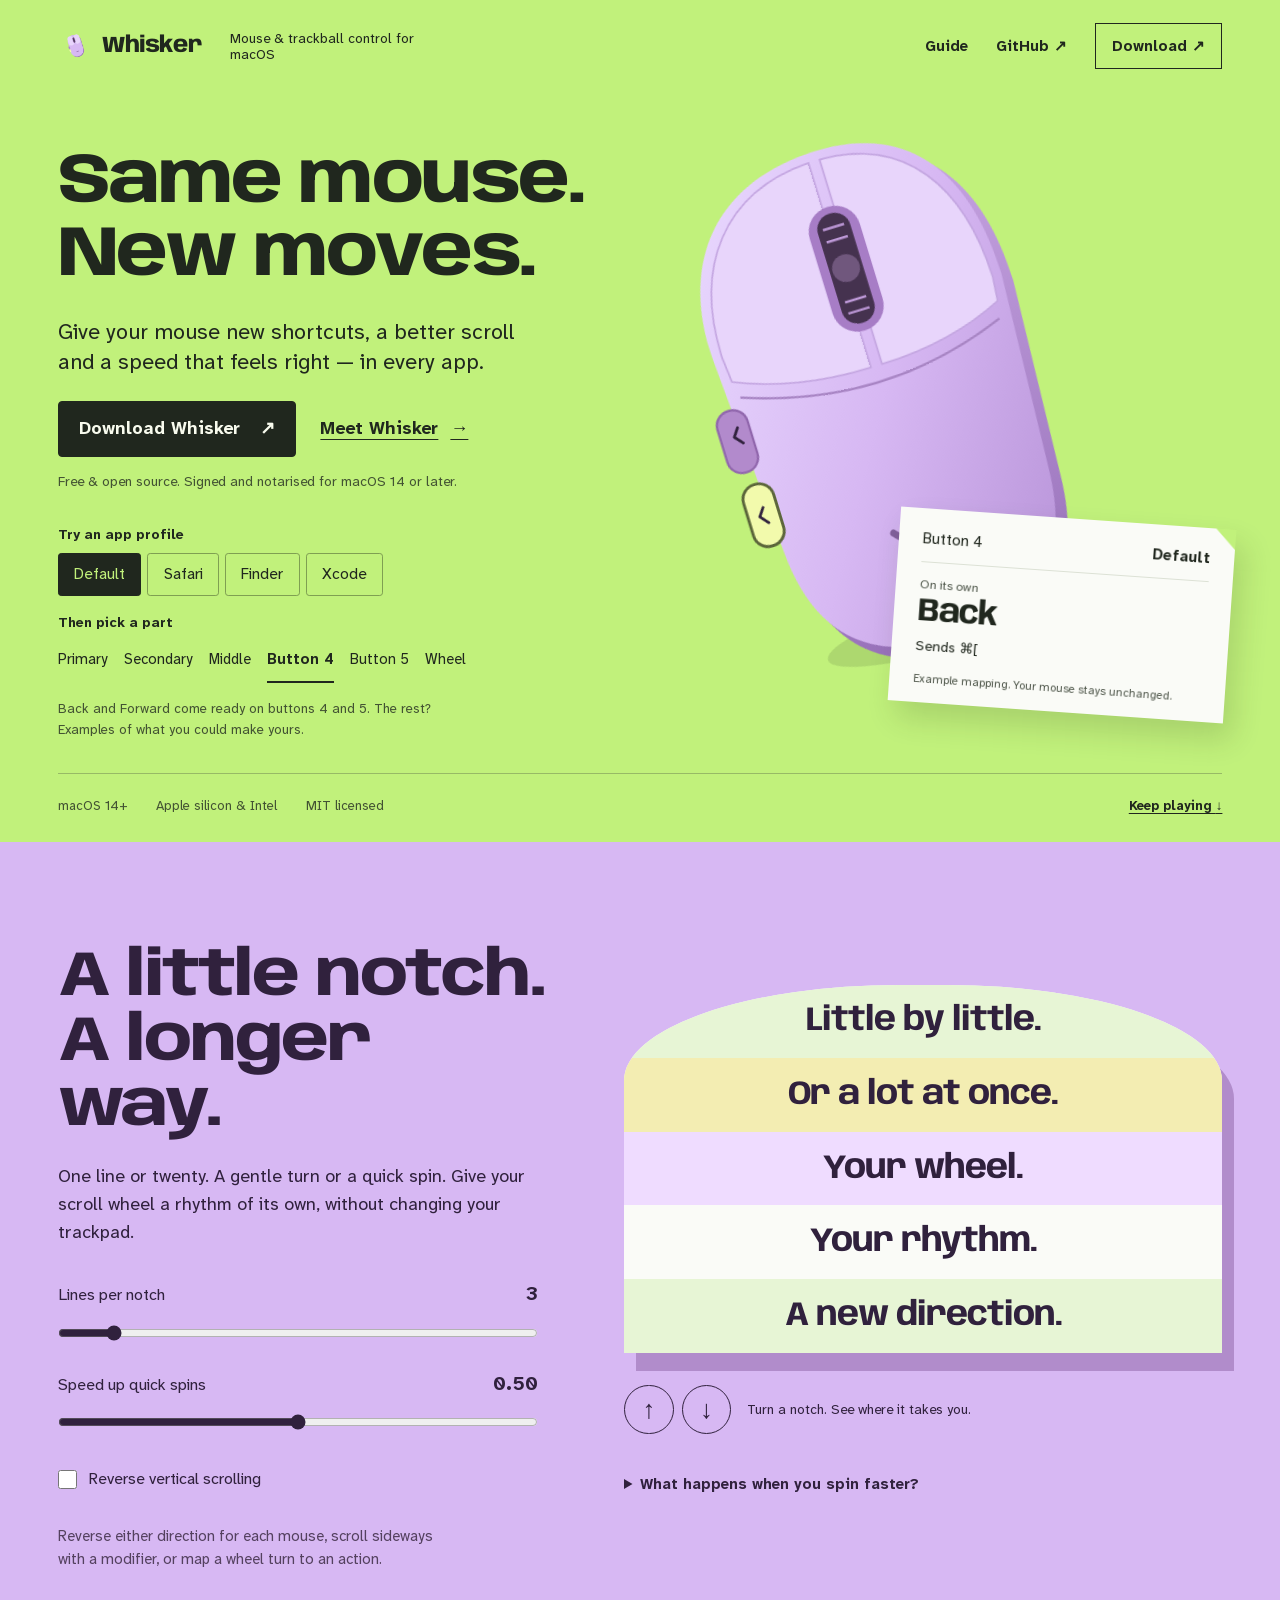
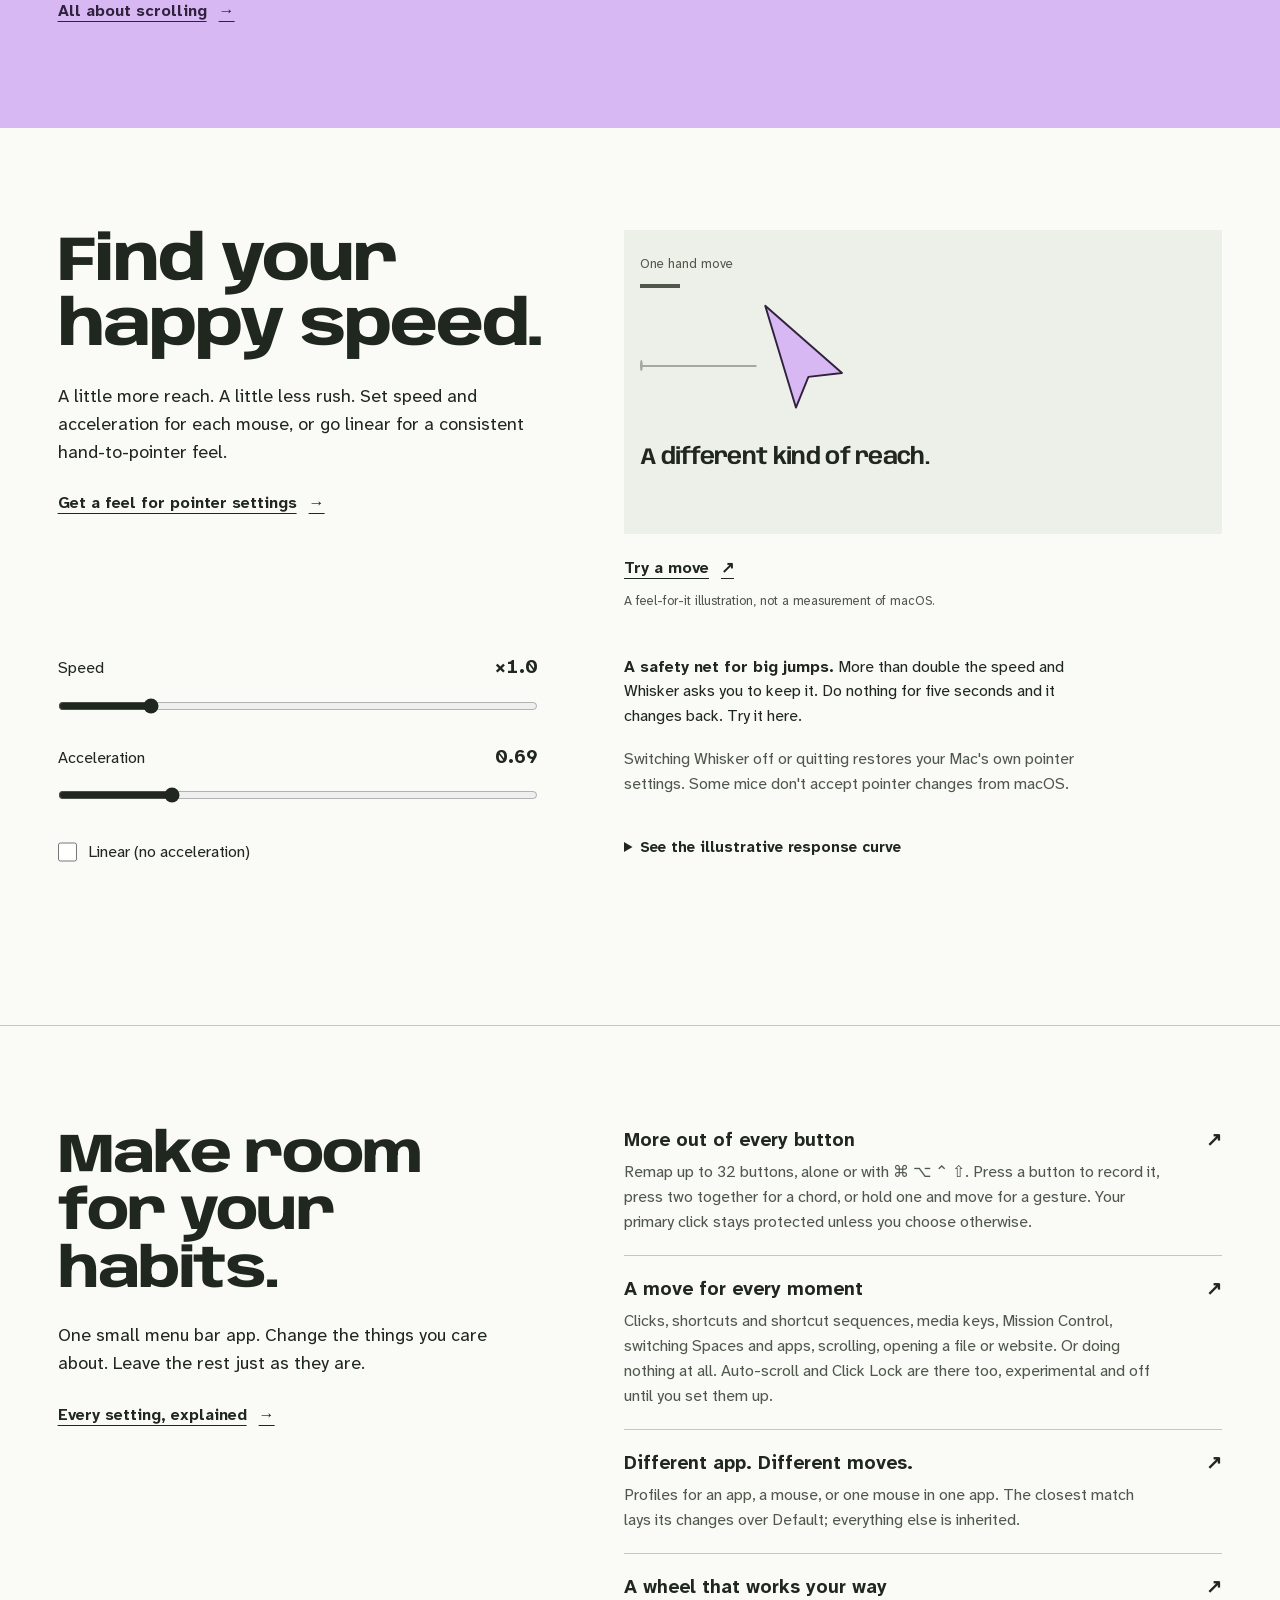
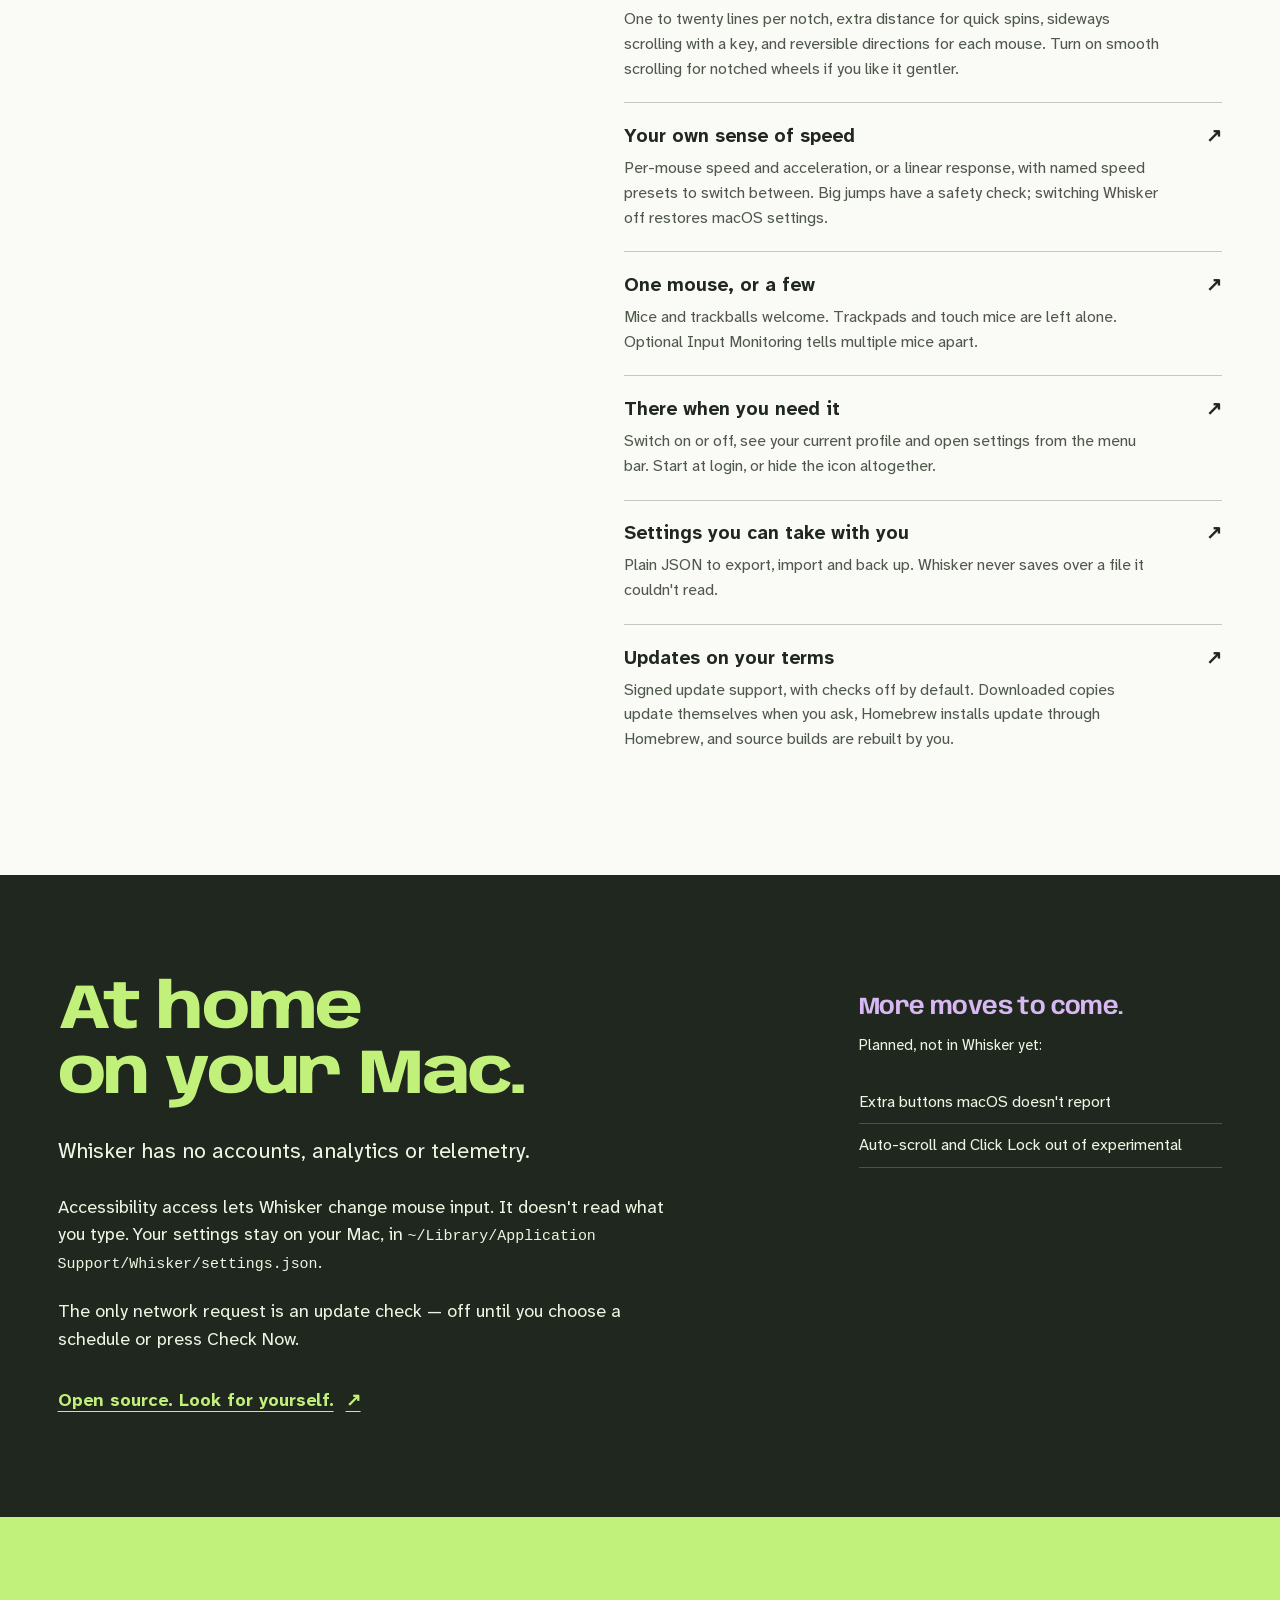
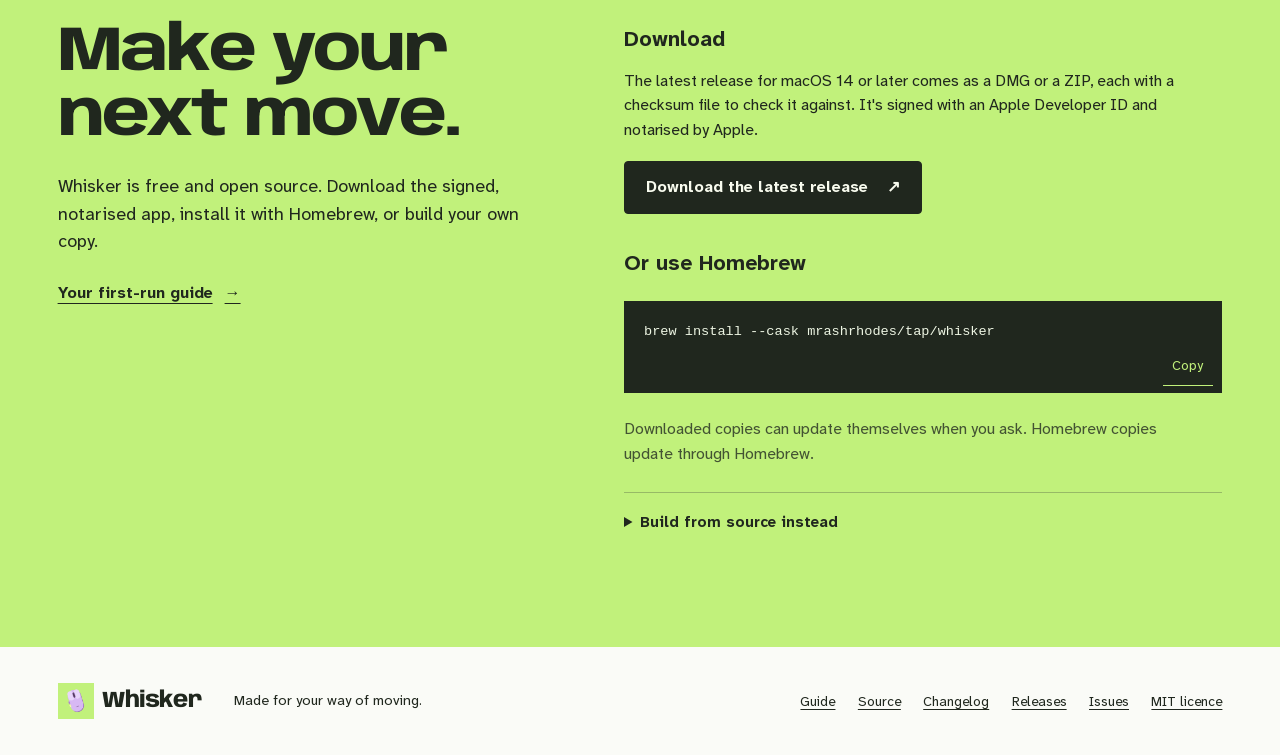
<file: site/index.html>
<!doctype html>
<html lang="en-GB">
<head>
  <meta charset="utf-8">
  <meta name="viewport" content="width=device-width, initial-scale=1">
  <meta http-equiv="Content-Security-Policy" content="default-src 'self'; img-src 'self' data:; style-src 'self'; script-src 'self'; font-src 'self'; base-uri 'self'; form-action 'none'">
  <title>Whisker · mouse and trackball control for macOS</title>
  <meta name="description" content="Same mouse. New moves. Whisker is a free, open-source macOS menu bar app for mouse buttons, scrolling and pointer speed, with profiles for each app.">
  <meta name="color-scheme" content="light dark">
  <meta name="theme-color" content="#c1f17b">
  <link rel="canonical" href="https://mrashrhodes.github.io/whisker/">
  <link rel="icon" type="image/png" href="favicon.png">
  <link rel="apple-touch-icon" href="apple-touch-icon.png">
  <link rel="preload" href="fonts/anybody.woff2" as="font" type="font/woff2" crossorigin>
  <link rel="preload" href="fonts/atkinson-next.woff2" as="font" type="font/woff2" crossorigin>
  <link rel="stylesheet" href="site.css">
  <meta property="og:type" content="website">
  <meta property="og:site_name" content="Whisker">
  <meta property="og:title" content="Whisker · same mouse, new moves">
  <meta property="og:description" content="Your buttons. Your scroll. Your speed. Free, open-source mouse and trackball control for macOS.">
  <meta property="og:url" content="https://mrashrhodes.github.io/whisker/">
  <meta property="og:image" content="https://mrashrhodes.github.io/whisker/og.png">
  <meta property="og:image:width" content="1200">
  <meta property="og:image:height" content="630">
  <meta property="og:image:alt" content="Same mouse. New moves. An oversized lilac mouse on Whisker's spring-green playground.">
  <meta name="twitter:card" content="summary_large_image">
  <meta name="twitter:title" content="Whisker · same mouse, new moves">
  <meta name="twitter:description" content="Free, open-source mouse and trackball control for macOS.">
  <meta name="twitter:image" content="https://mrashrhodes.github.io/whisker/og.png">
  <script src="site.js" defer></script>
</head>
<body>
  <!--
  THESIS: A familiar mouse can become a very personal instrument.
  OWN-WORLD: Spring green, orchid objects, broad expressive type and tangible
  controls make an original exhibition identity, not a software screenshot.
  STORY: Change a button, turn the wheel, feel a different response, then build.
  FIRST VIEWPORT: The actual profile demo is the hero; input, choice and result
  form a diagonal conversation around a solid, oversized mouse.
  FORM: Candidate 7, contemporary exhibition identity; diagonal-stage;
  concept seed 33b8bf2f. Deliberate colour fields alternate with reading space.
  -->
  <a class="skip-link" href="#main">Skip to content</a>
  <header class="site-header">
    <nav class="site-nav" aria-label="Main">
      <a class="brand" href="./"><img src="assets/icon.png" alt="" width="36" height="36">Whisker</a>
      <span class="nav-purpose">Mouse &amp; trackball control for macOS</span>
      <a href="guide.html">Guide</a>
      <a href="https://github.com/MrAshRhodes/whisker">GitHub <span aria-hidden="true">↗</span></a>
      <a class="nav-build" href="#install">Download <span aria-hidden="true">↗</span></a>
    </nav>
  </header>

  <main id="main">
    <section class="playground" id="anatomy" aria-labelledby="hero-title">
      <div class="stage" id="schematic">
        <div class="hero-copy">
          <h1 id="hero-title">Same mouse.<br>New moves.</h1>
          <p class="lede">Give your mouse new shortcuts, a better scroll and a speed that feels right — in every app.</p>
          <div class="cta">
            <a class="btn btn-primary" href="#install">Download Whisker <span aria-hidden="true">↗</span></a>
            <a class="text-link" href="guide.html">Meet Whisker <span aria-hidden="true">→</span></a>
          </div>
          <p class="release-note">Free &amp; open source. Signed and notarised for macOS 14 or later.</p>
        </div>

        <div class="object-stage">
          <svg class="mouse-object" viewBox="0 0 460 490" role="img" aria-labelledby="drawing-title drawing-desc">
            <title id="drawing-title">A mouse ready for new moves</title>
            <desc id="drawing-desc">A solid lilac five-button mouse. Choose a part with the buttons below, or point to it here, to explore an example mapping. The wheel and its middle-button press can be selected separately.</desc>
            <defs>
              <linearGradient id="mouse-depth" x1="0" y1="0" x2="1" y2="1">
                <stop offset="0" stop-color="#eadbff"/>
                <stop offset="0.5" stop-color="#d7b8f3"/>
                <stop offset="1" stop-color="#b590d6"/>
              </linearGradient>
              <linearGradient id="mouse-edge" x1="0" y1="0" x2="0" y2="1">
                <stop offset="0" stop-color="#c7a5e2"/>
                <stop offset="1" stop-color="#9770b9"/>
              </linearGradient>
            </defs>
            <ellipse class="object-shadow" cx="245" cy="438" rx="134" ry="23"/>
            <path class="shell-edge" fill="url(#mouse-edge)" d="M235 25C325 25 359 88 359 172L349 343C345 423 307 465 231 465C151 465 112 423 108 347L98 172C94 83 142 25 235 25Z"/>
            <path class="shell" fill="url(#mouse-depth)" d="M229 16C317 16 351 79 351 163L341 334C337 414 299 452 223 452C145 452 106 414 102 338L92 163C88 76 136 16 229 16Z"/>
            <path class="part mouse-button" data-hot="primary" d="M220 24C142 27 99 81 100 163L102 185C138 201 178 208 220 208Z"/>
            <path class="part mouse-button" data-hot="secondary" d="M230 24C306 26 342 82 343 164L341 185C307 201 270 208 230 208Z"/>
            <path class="mouse-seam" d="M105 200Q224 244 338 200"/>
            <rect class="part side-button" data-hot="b5" x="78" y="208" width="27" height="55" rx="13"/>
            <rect class="part side-button" data-hot="b4" x="81" y="275" width="27" height="55" rx="13"/>
            <path class="button-arrow" d="m95 224-5 7 6 7m1 72-6-7 5-7"/>
            <rect class="wheel-socket" x="202" y="65" width="45" height="111" rx="22"/>
            <rect class="part wheel-body" data-hot="wheel" x="210" y="71" width="29" height="98" rx="14"/>
            <path class="wheel-ribs" d="M215 83h19m-19 11h19m-19 54h19m-19 10h19"/>
            <circle class="part wheel-press" data-hot="middle" cx="224.5" cy="120" r="12"/>
            <path class="mouse-signature" d="m197 350 15 16 12-16 12 16 15-16"/>
          </svg>
          <div class="action-result">
            <div class="callout" id="callout">
              <h3>Button 4 <span class="label">Default</span></h3>
              <ul class="maps"><li><span class="key">On its own</span><span class="act">Back<small>Sends ⌘[</small></span></li></ul>
            </div>
            <p class="result-note">Example mapping. Your mouse stays unchanged.</p>
          </div>
          <p class="visually-hidden" id="schematic-status" aria-live="polite"></p>
        </div>

        <div class="demo-console">
          <div class="profile-picker" data-js-only hidden>
            <p id="profile-label" class="control-caption">Try an app profile</p>
            <div class="seg" role="group" aria-labelledby="profile-label">
              <button type="button" data-profile="default" aria-pressed="true" aria-controls="callout">Default</button>
              <button type="button" data-profile="safari" aria-pressed="false" aria-controls="callout">Safari</button>
              <button type="button" data-profile="finder" aria-pressed="false" aria-controls="callout">Finder</button>
              <button type="button" data-profile="xcode" aria-pressed="false" aria-controls="callout">Xcode</button>
            </div>
          </div>
          <div class="part-picker" data-js-only hidden>
            <p id="part-label" class="control-caption">Then pick a part</p>
            <div class="parts" role="group" aria-labelledby="part-label">
              <button type="button" data-part="primary" aria-pressed="false" aria-controls="callout">Primary</button>
              <button type="button" data-part="secondary" aria-pressed="false" aria-controls="callout">Secondary</button>
              <button type="button" data-part="middle" aria-pressed="false" aria-controls="callout">Middle</button>
              <button type="button" data-part="b4" aria-pressed="true" aria-controls="callout">Button 4</button>
              <button type="button" data-part="b5" aria-pressed="false" aria-controls="callout">Button 5</button>
              <button type="button" data-part="wheel" aria-pressed="false" aria-controls="callout">Wheel</button>
            </div>
          </div>
          <p class="demo-note">Back and Forward come ready on buttons 4 and 5. The rest? Examples of what you could make yours.</p>
        </div>
        <p class="hero-facts"><span>macOS 14+</span><span>Apple silicon &amp; Intel</span><span>MIT licensed</span><a href="#tuning">Keep playing <span aria-hidden="true">↓</span></a></p>
      </div>
    </section>

    <section class="scene scroll-scene" id="tuning" aria-labelledby="tuning-title">
      <div class="scene-inner scroll-layout" id="wheel-demo">
        <div class="scene-copy">
          <h2 id="tuning-title">A little notch.<br>A longer way.</h2>
          <p>One line or twenty. A gentle turn or a quick spin. Give your scroll wheel a rhythm of its own, without changing your trackpad.</p>
          <div class="controls" data-js-only hidden>
            <div class="control"><label for="lines">Lines per notch</label><output id="lines-out" for="lines">3</output><input type="range" id="lines" min="1" max="20" step="1" value="3"></div>
            <div class="control"><label for="spin">Speed up quick spins</label><output id="spin-out" for="spin">0.50</output><input type="range" id="spin" min="0" max="1" step="0.05" value="0.5"></div>
            <label class="check"><input type="checkbox" id="reverse"> Reverse vertical scrolling</label>
          </div>
          <p class="note-small">Reverse either direction for each mouse, scroll sideways with a modifier, or map a wheel turn to an action.</p>
          <a class="text-link" href="guide.html#scrolling">All about scrolling <span aria-hidden="true">→</span></a>
        </div>
        <div class="scroll-play">
          <div class="wheel-demo" data-js-only hidden>
            <div class="page-window" aria-label="Scroll preview">
              <ol id="page-lines" aria-hidden="true">
                <li>Little by little.</li><li>Or a lot at once.</li><li>Your wheel.</li><li>Your rhythm.</li>
                <li>A new direction.</li><li>A little further.</li><li>Make it yours.</li><li>Keep on moving.</li>
                <li>Little by little.</li><li>Or a lot at once.</li><li>Your wheel.</li><li>Your rhythm.</li>
                <li>A new direction.</li><li>A little further.</li><li>Make it yours.</li><li>Keep on moving.</li>
                <li>Little by little.</li><li>Or a lot at once.</li><li>Your wheel.</li><li>Your rhythm.</li>
                <li>A new direction.</li><li>A little further.</li><li>Make it yours.</li><li>Keep on moving.</li>
                <li>Little by little.</li><li>Or a lot at once.</li><li>Your wheel.</li><li>Your rhythm.</li>
                <li>A new direction.</li><li>A little further.</li><li>Make it yours.</li><li>Keep on moving.</li>
                <li>Little by little.</li><li>Or a lot at once.</li><li>Your wheel.</li><li>Your rhythm.</li>
                <li>A new direction.</li><li>A little further.</li><li>Make it yours.</li><li>Keep on moving.</li>
              </ol>
            </div>
            <div class="wheel-actions">
              <div class="wheel-buttons">
                <button type="button" id="wheel-up" aria-label="Turn the wheel up one notch">↑</button>
                <button type="button" id="wheel-down" aria-label="Turn the wheel down one notch">↓</button>
              </div>
              <span class="readout" id="wheel-readout" aria-live="polite">Turn a notch. See where it takes you.</span>
            </div>
          </div>
          <details class="plot-details">
            <summary>What happens when you spin faster?</summary>
            <p>Up to four notches a second, each notch moves your chosen number of lines. After that, the speed-up setting adds distance. This plot shows the difference; the preview above turns one notch at a time.</p>
            <svg class="plot" id="wheel-plot" viewBox="0 0 340 222" role="img" aria-labelledby="wheel-plot-title">
              <title id="wheel-plot-title">Lines per notch against wheel speed. The line stays flat until four notches a second, then rises with the speed-up setting.</title>
              <path class="gridline" d="M44 128.7H330M44 71.3H330M44 14H330"/>
              <path class="threshold" d="M101.2 186V14"/>
              <path class="axis" d="M44 14V186H330"/>
              <text x="44" y="202" text-anchor="middle">0</text><text x="101.2" y="202" text-anchor="middle">4</text><text x="330" y="202" text-anchor="middle">20</text>
              <text x="34" y="189" text-anchor="end">0</text><text x="34" y="131.7" text-anchor="end">20</text><text x="34" y="74.3" text-anchor="end">40</text><text x="34" y="17" text-anchor="end">60</text>
              <text x="330" y="219" text-anchor="end">Notches per second</text>
              <text x="50" y="27">Lines per notch</text>
              <path class="curve" d="M44 177.4L101.2 177.4L330 108.6"/>
            </svg>
          </details>
        </div>
      </div>
    </section>

    <section class="scene pointer-scene" aria-labelledby="pointer-title">
      <div class="scene-inner pointer-layout" id="pointer-demo">
        <div class="scene-copy">
          <h2 id="pointer-title">Find your<br>happy speed.</h2>
          <p>A little more reach. A little less rush. Set speed and acceleration for each mouse, or go linear for a consistent hand-to-pointer feel.</p>
          <a class="text-link" href="guide.html#pointer">Get a feel for pointer settings <span aria-hidden="true">→</span></a>
        </div>
        <div class="pointer-play">
          <div class="pointer-field" aria-hidden="true">
            <span class="hand-mark">One hand move</span>
            <div class="pointer-runway" id="pointer-runway">
              <div class="pointer-trace"></div>
              <div class="pointer-position"><svg class="motion-pointer" viewBox="0 0 100 120"><path d="M9 5L89 75L54 79L41 111Z"/></svg></div>
            </div>
            <span class="field-caption">A different kind of reach.</span>
          </div>
          <button class="text-link play-button" type="button" id="pointer-play" data-js-only hidden>Try a move <span aria-hidden="true">↗</span></button>
          <p class="visually-hidden" id="move-status" aria-live="polite"></p>
          <p class="note-small">A feel-for-it illustration, not a measurement of macOS.</p>
        </div>
        <div class="pointer-settings">
          <div class="controls" data-js-only hidden>
            <div class="control"><label for="speed">Speed</label><output id="speed-out" for="speed">×1.0</output><input type="range" id="speed" min="0.1" max="5" step="0.1" value="1"></div>
            <div class="control"><label for="accel">Acceleration</label><output id="accel-out" for="accel">0.69</output><input type="range" id="accel" min="0" max="3" step="0.0625" value="0.6875"></div>
            <label class="check"><input type="checkbox" id="linear"> Linear (no acceleration)</label>
          </div>
          <div class="confirm" id="confirm" role="alert" hidden>
            <p>Keep this pointer speed? It changes back in five seconds otherwise.</p>
            <div class="row"><button type="button" class="btn" id="revert">Revert</button><button type="button" class="btn btn-primary" id="keep">Keep</button></div>
            <div class="meter" aria-hidden="true"><span></span></div>
          </div>
          <p class="pointer-status" id="pointer-status" aria-live="polite"></p>
        </div>
        <div class="pointer-explanation">
          <p><strong>A safety net for big jumps.</strong> More than double the speed and Whisker asks you to keep it. Do nothing for five seconds and it changes back. Try it here.</p>
          <p class="note-small">Switching Whisker off or quitting restores your Mac's own pointer settings. Some mice don't accept pointer changes from macOS.</p>
          <details class="plot-details">
            <summary>See the illustrative response curve</summary>
            <svg class="plot" id="pointer-plot" viewBox="0 0 340 222" role="img" aria-labelledby="pointer-plot-title">
              <title id="pointer-plot-title">Illustrative pointer travel against hand speed. Acceleration makes faster hand movement carry the pointer further. The dashed line shows the original defaults.</title>
              <path class="gridline" d="M44 143H330M44 100H330M44 57H330M44 14H330"/>
              <path class="axis" d="M44 14V186H330"/>
              <text x="44" y="202">Still</text><text x="330" y="202" text-anchor="end">Fast</text>
              <text x="34" y="189" text-anchor="end">0</text><text x="34" y="103" text-anchor="end">4</text><text x="34" y="17" text-anchor="end">8</text>
              <text x="330" y="219" text-anchor="end">Hand speed</text><text x="50" y="27">Pointer travel</text>
              <path class="ref" d="M44 186L115.5 179.1L187 169.3L258.5 156.6L330 140.9"/>
              <path class="curve" d="M44 186L115.5 179.1L187 169.3L258.5 156.6L330 140.9"/>
            </svg>
          </details>
        </div>
      </div>
    </section>

    <section class="scene features-scene" id="parts" aria-labelledby="parts-title">
      <div class="scene-inner features-layout">
        <div class="scene-copy">
          <h2 id="parts-title">Make room<br>for your habits.</h2>
          <p>One small menu bar app. Change the things you care about. Leave the rest just as they are.</p>
          <a class="text-link" href="guide.html">Every setting, explained <span aria-hidden="true">→</span></a>
        </div>
        <dl class="feature-list">
          <div><dt><a href="guide.html#buttons">More out of every button <span aria-hidden="true">↗</span></a></dt><dd>Remap up to 32 buttons, alone or with ⌘ ⌥ ⌃ ⇧. Press a button to record it, press two together for a chord, or hold one and move for a gesture. Your primary click stays protected unless you choose otherwise.</dd></div>
          <div><dt><a href="guide.html#actions">A move for every moment <span aria-hidden="true">↗</span></a></dt><dd>Clicks, shortcuts and shortcut sequences, media keys, Mission Control, switching Spaces and apps, scrolling, opening a file or website. Or doing nothing at all. Auto-scroll and Click Lock are there too, experimental and off until you set them up.</dd></div>
          <div><dt><a href="guide.html#profiles">Different app. Different moves. <span aria-hidden="true">↗</span></a></dt><dd>Profiles for an app, a mouse, or one mouse in one app. The closest match lays its changes over Default; everything else is inherited.</dd></div>
          <div><dt><a href="guide.html#scrolling">A wheel that works your way <span aria-hidden="true">↗</span></a></dt><dd>One to twenty lines per notch, extra distance for quick spins, sideways scrolling with a key, and reversible directions for each mouse. Turn on smooth scrolling for notched wheels if you like it gentler.</dd></div>
          <div><dt><a href="guide.html#pointer">Your own sense of speed <span aria-hidden="true">↗</span></a></dt><dd>Per-mouse speed and acceleration, or a linear response, with named speed presets to switch between. Big jumps have a safety check; switching Whisker off restores macOS settings.</dd></div>
          <div><dt><a href="guide.html#devices">One mouse, or a few <span aria-hidden="true">↗</span></a></dt><dd>Mice and trackballs welcome. Trackpads and touch mice are left alone. Optional Input Monitoring tells multiple mice apart.</dd></div>
          <div><dt><a href="guide.html#menu-bar">There when you need it <span aria-hidden="true">↗</span></a></dt><dd>Switch on or off, see your current profile and open settings from the menu bar. Start at login, or hide the icon altogether.</dd></div>
          <div><dt><a href="guide.html#settings-file">Settings you can take with you <span aria-hidden="true">↗</span></a></dt><dd>Plain JSON to export, import and back up. Whisker never saves over a file it couldn't read.</dd></div>
          <div><dt><a href="guide.html#updates">Updates on your terms <span aria-hidden="true">↗</span></a></dt><dd>Signed update support, with checks off by default. Downloaded copies update themselves when you ask, Homebrew installs update through Homebrew, and source builds are rebuilt by you.</dd></div>
        </dl>
      </div>
    </section>

    <section class="scene privacy-scene" id="notes" aria-labelledby="notes-title">
      <div class="scene-inner privacy-layout">
        <div>
          <h2 id="notes-title">At home<br>on your Mac.</h2>
          <p class="privacy-lede">Whisker has no accounts, analytics or telemetry.</p>
          <p>Accessibility access lets Whisker change mouse input. It doesn't read what you type. Your settings stay on your Mac, in <code>~/Library/Application Support/Whisker/settings.json</code>.</p>
          <p>The only network request is an update check — off until you choose a schedule or press Check Now.</p>
          <a class="text-link" href="https://github.com/MrAshRhodes/whisker">Open source. Look for yourself. <span aria-hidden="true">↗</span></a>
        </div>
        <div class="future">
          <h3>More moves to come.</h3>
          <p>Planned, not in Whisker yet:</p>
          <ul class="roadmap">
            <li>Extra buttons macOS doesn't report</li><li>Auto-scroll and Click Lock out of experimental</li>
          </ul>
        </div>
      </div>
    </section>

    <section class="scene source-scene" id="install" aria-labelledby="install-title">
      <div class="scene-inner source-layout">
        <div class="scene-copy">
          <h2 id="install-title">Make your<br>next move.</h2>
          <p>Whisker is free and open source. Download the signed, notarised app, install it with Homebrew, or build your own copy.</p>
          <a class="text-link" href="guide.html#getting-started">Your first-run guide <span aria-hidden="true">→</span></a>
        </div>
        <div class="build-instructions">
          <h3>Download</h3>
          <p>The latest release for macOS 14 or later comes as a DMG or a ZIP, each with a checksum file to check it against. It's signed with an Apple Developer ID and notarised by Apple.</p>
          <p><a class="btn btn-primary" href="https://github.com/MrAshRhodes/whisker/releases/latest">Download the latest release <span aria-hidden="true">↗</span></a></p>
          <h3>Or use Homebrew</h3>
          <div class="cmd"><pre><code id="brew-cmd">brew install --cask mrashrhodes/tap/whisker</code></pre><button class="copy" type="button" data-copy="brew-cmd" hidden>Copy</button></div>
          <p class="note-small">Downloaded copies can update themselves when you ask. Homebrew copies update through Homebrew.</p>
          <details class="source-details">
            <summary>Build from source instead</summary>
            <p>You'll need macOS 14+, Swift 5.9+, and Xcode or the free Command Line Tools: <code class="nowrap">xcode-select --install</code>.</p>
            <div class="cmd"><pre><code id="build-cmd">git clone https://github.com/MrAshRhodes/whisker.git
cd whisker
make app</code></pre><button class="copy" type="button" data-copy="build-cmd" hidden>Copy</button></div>
            <p>The app lands in <code>dist/Whisker.app</code>. Move it to Applications and open it, or use <code class="nowrap">make run</code> to build and open in one go.</p>
            <p class="note-small">Your build is signed just for your Mac, so Accessibility access may need resetting after a rebuild. Source builds can't update themselves: pull the latest source and build again.</p>
          </details>
        </div>
      </div>
    </section>
  </main>

  <footer class="site-footer">
    <a class="brand" href="./"><img src="assets/icon.png" alt="" width="36" height="36">Whisker</a>
    <p>Made for your way of moving.</p>
    <nav aria-label="Footer"><a href="guide.html">Guide</a><a href="https://github.com/MrAshRhodes/whisker">Source</a><a href="https://github.com/MrAshRhodes/whisker/blob/main/CHANGELOG.md">Changelog</a><a href="https://github.com/MrAshRhodes/whisker/releases">Releases</a><a href="https://github.com/MrAshRhodes/whisker/issues">Issues</a><a href="https://github.com/MrAshRhodes/whisker/blob/main/LICENSE">MIT licence</a></nav>
  </footer>
</body>
</html>
</file>
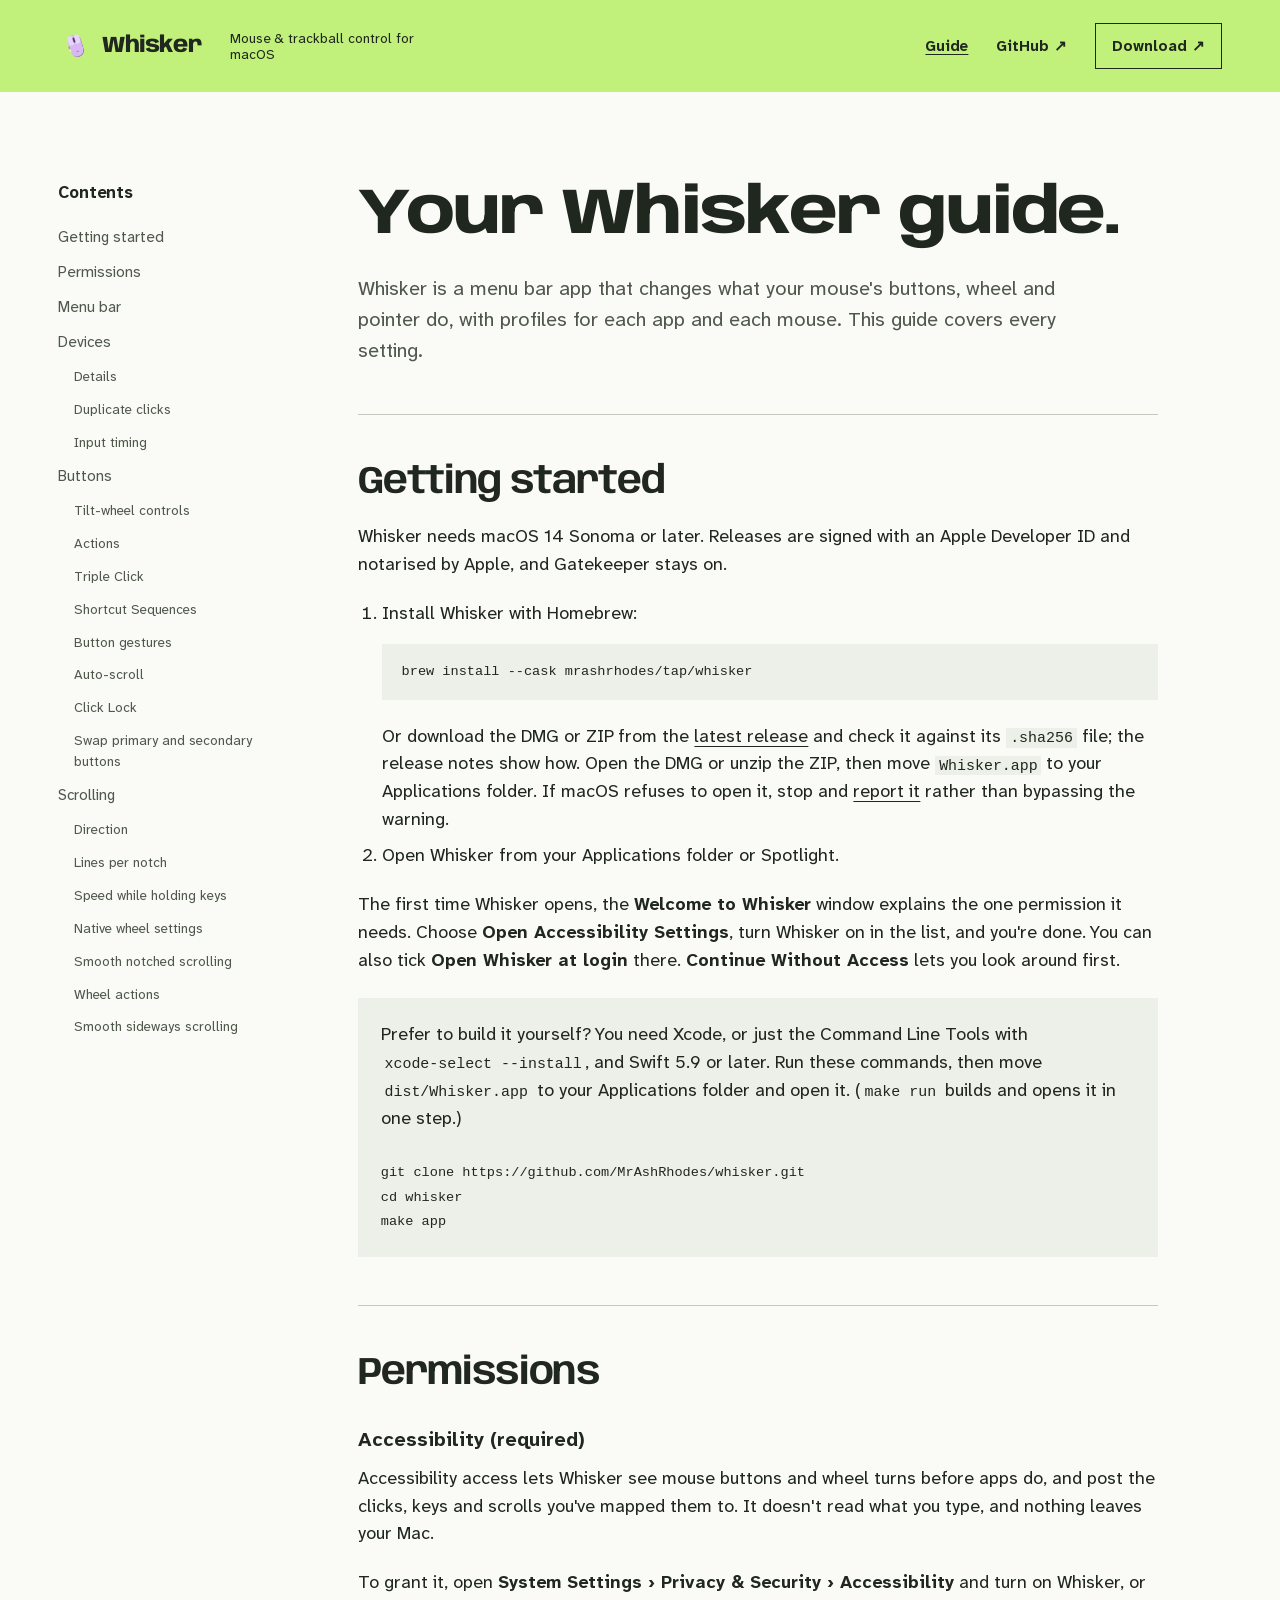
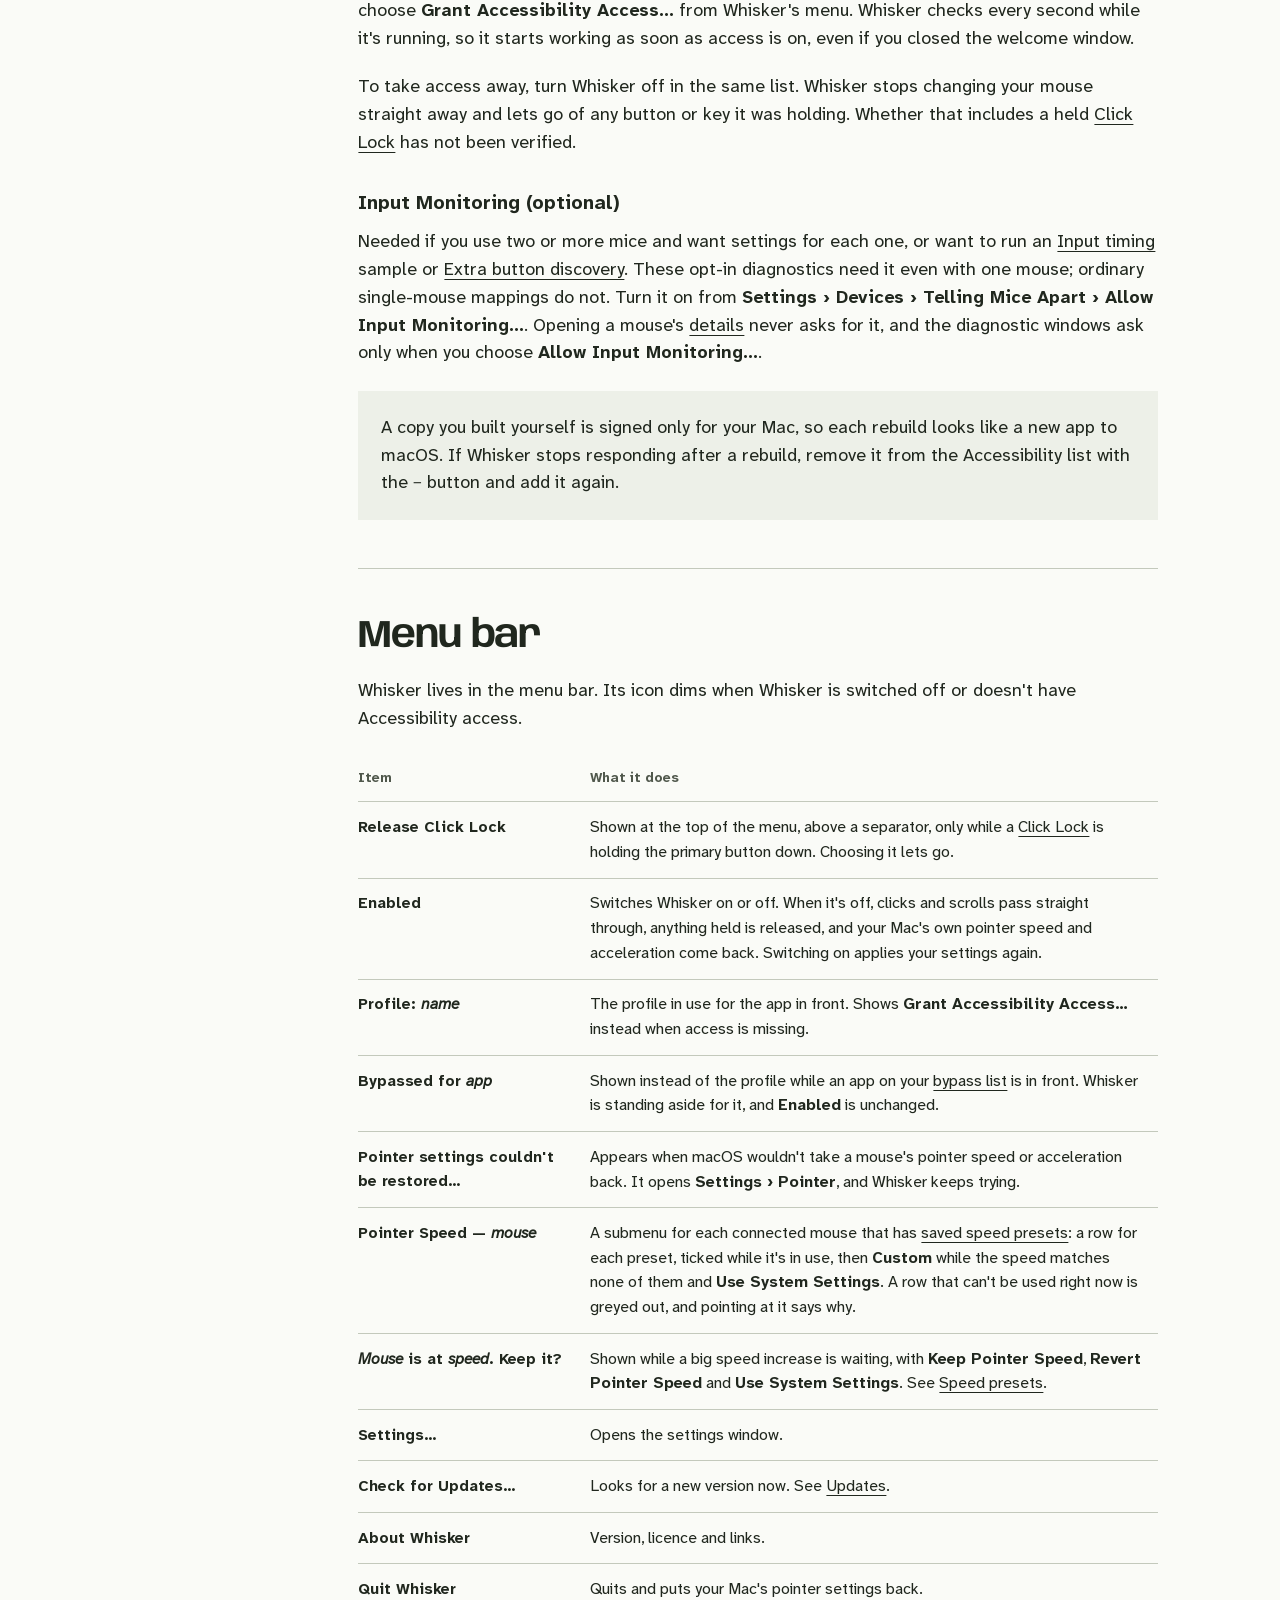
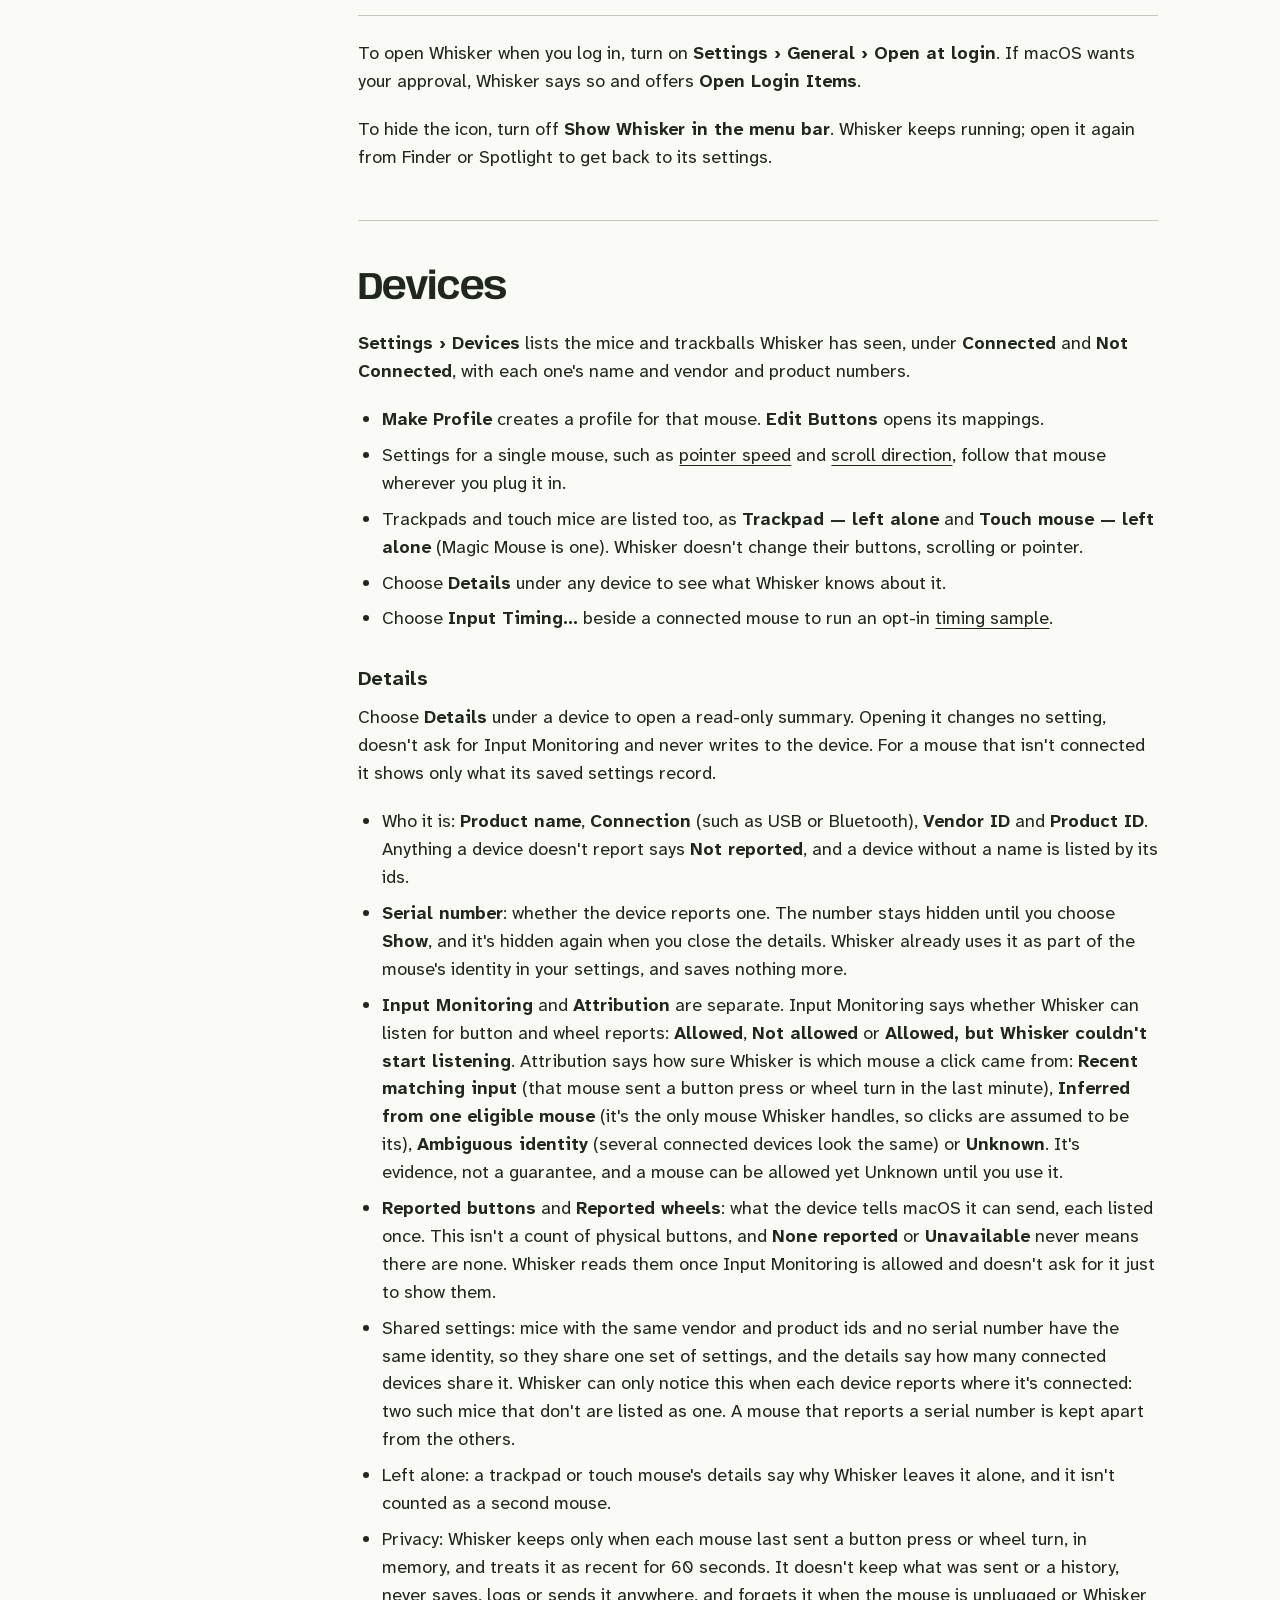
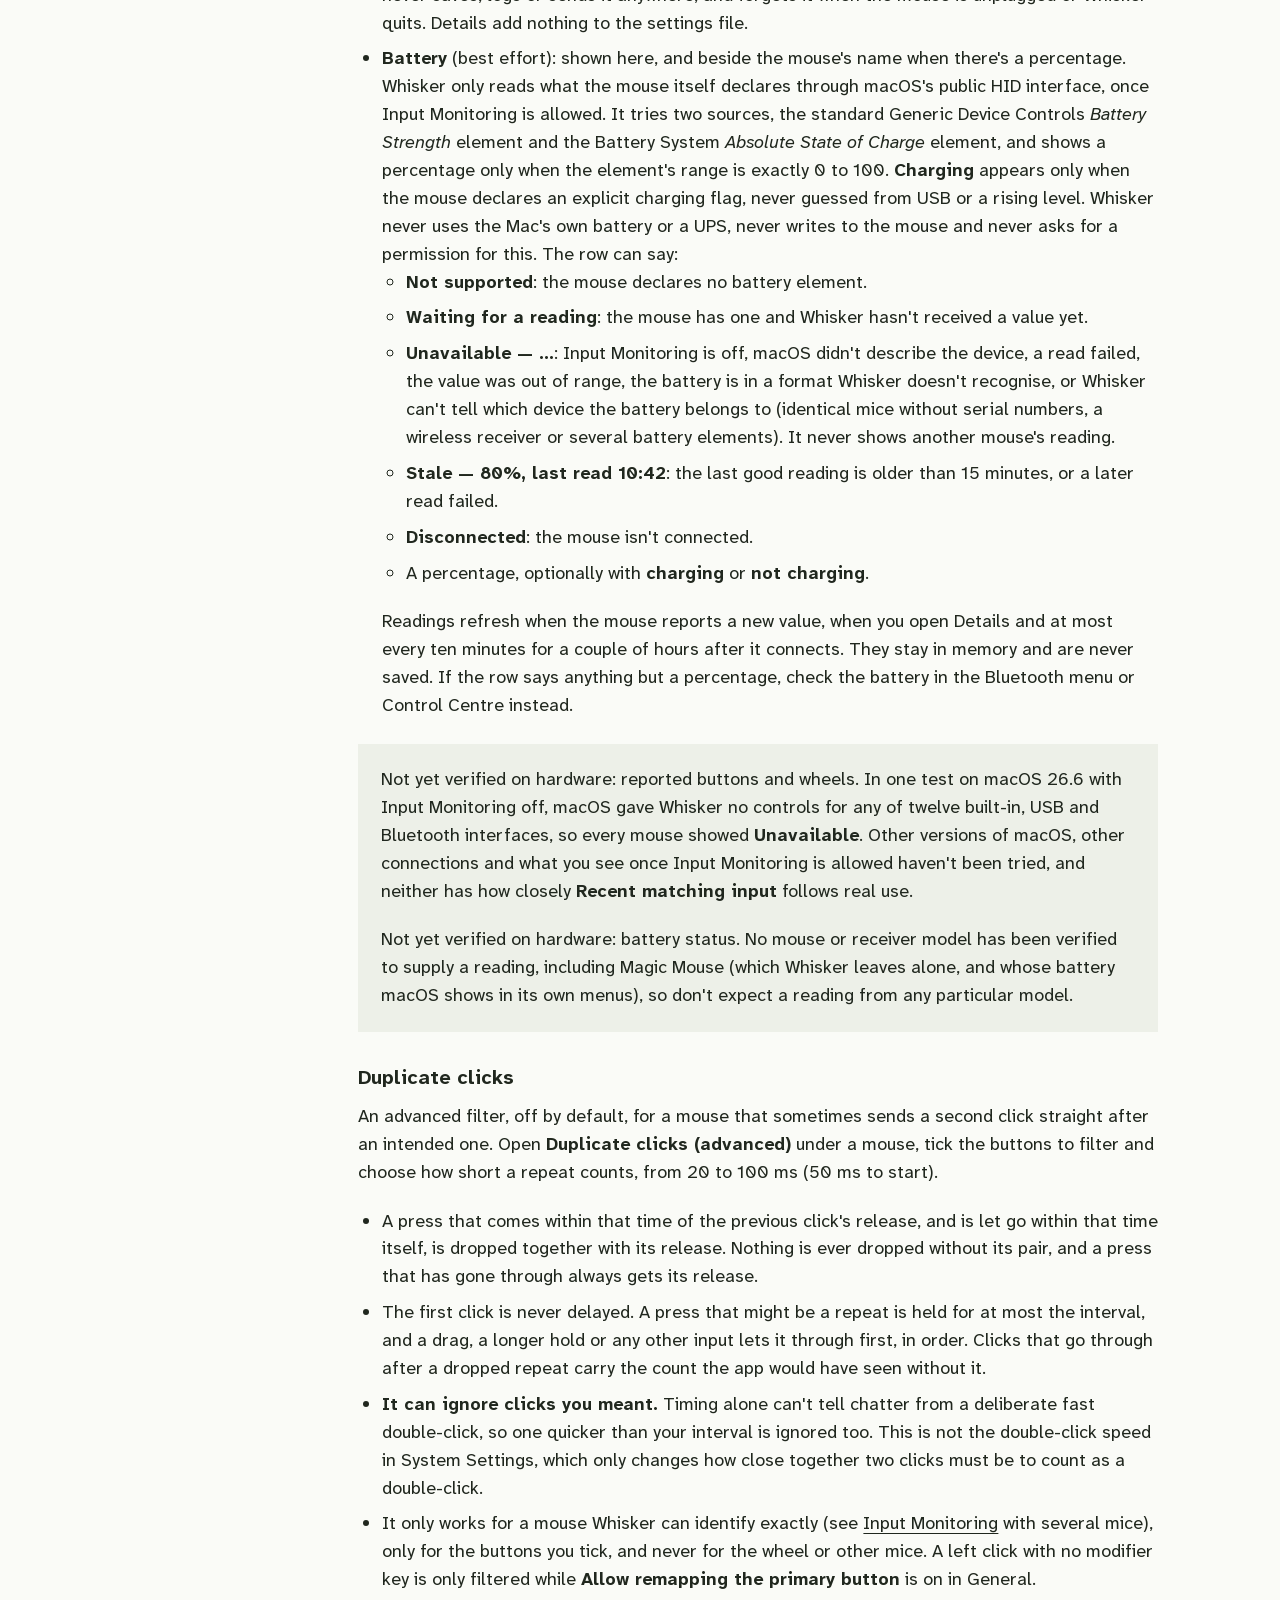
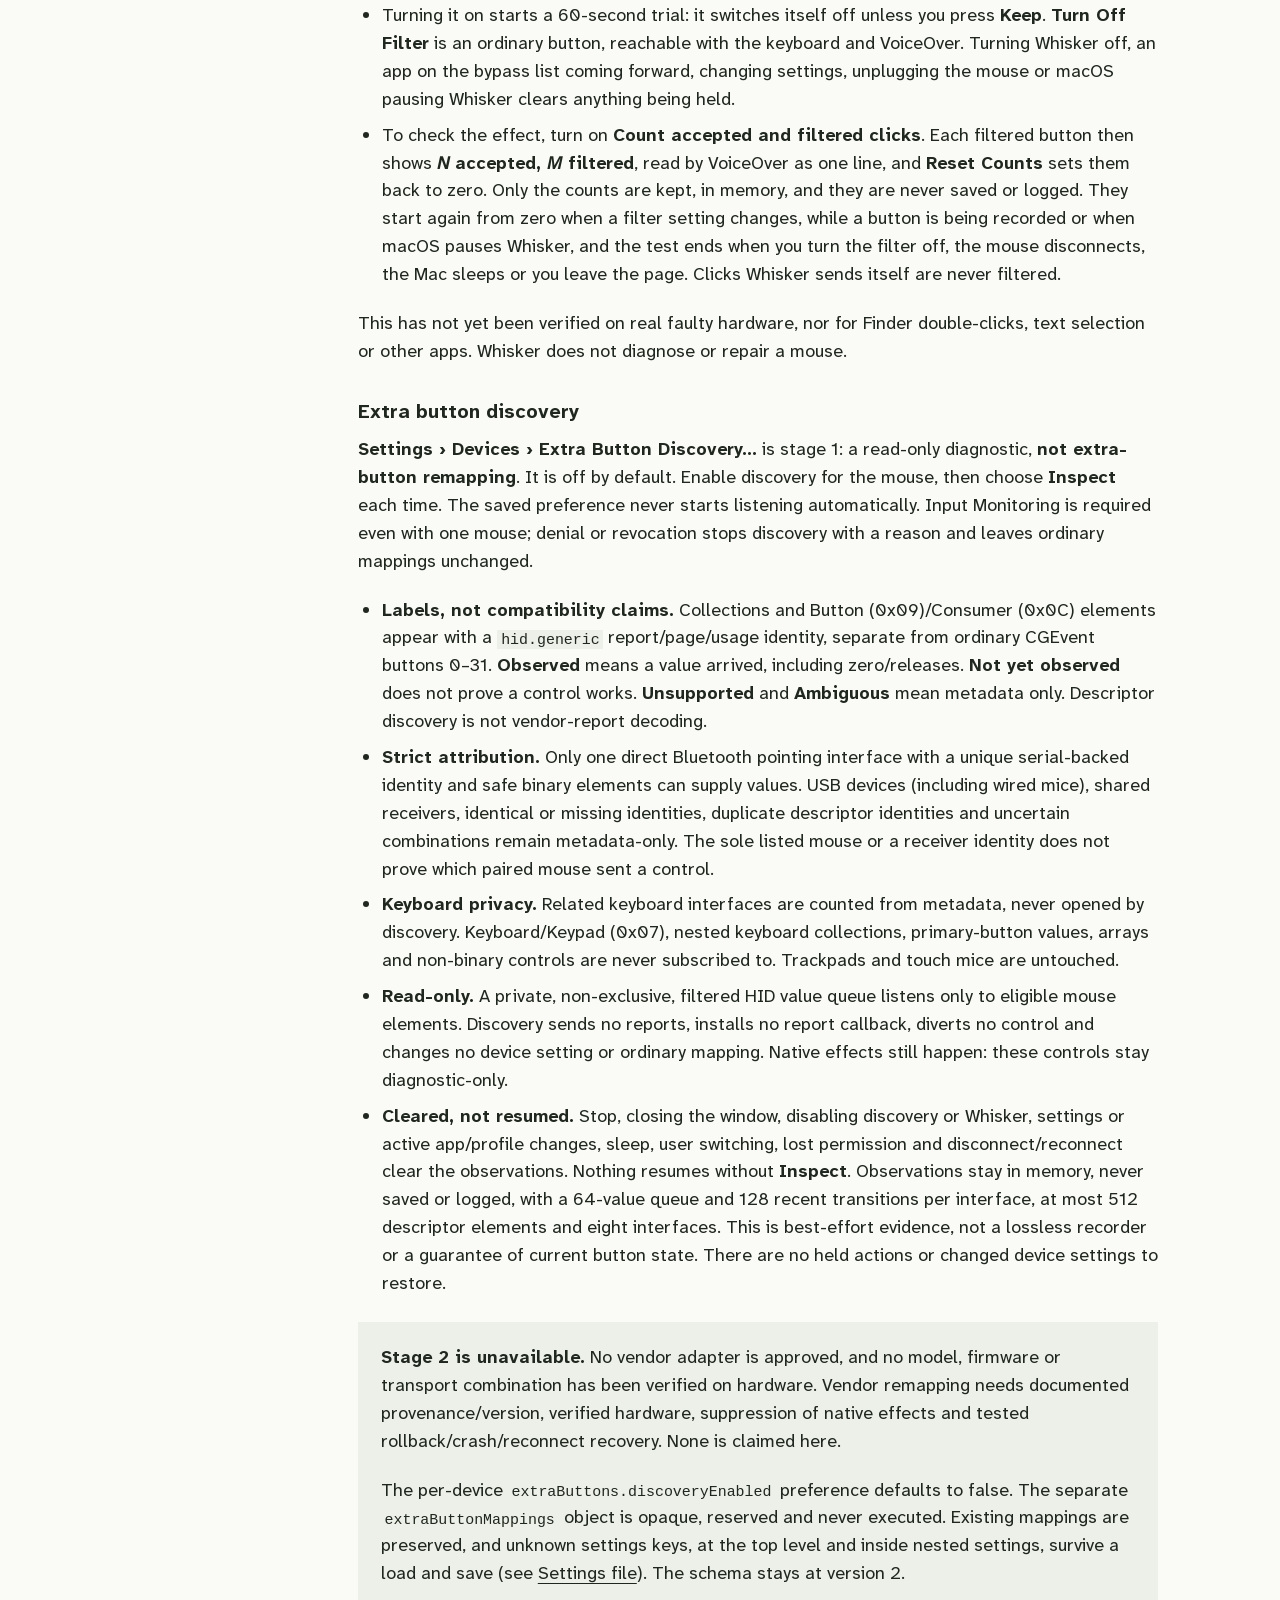
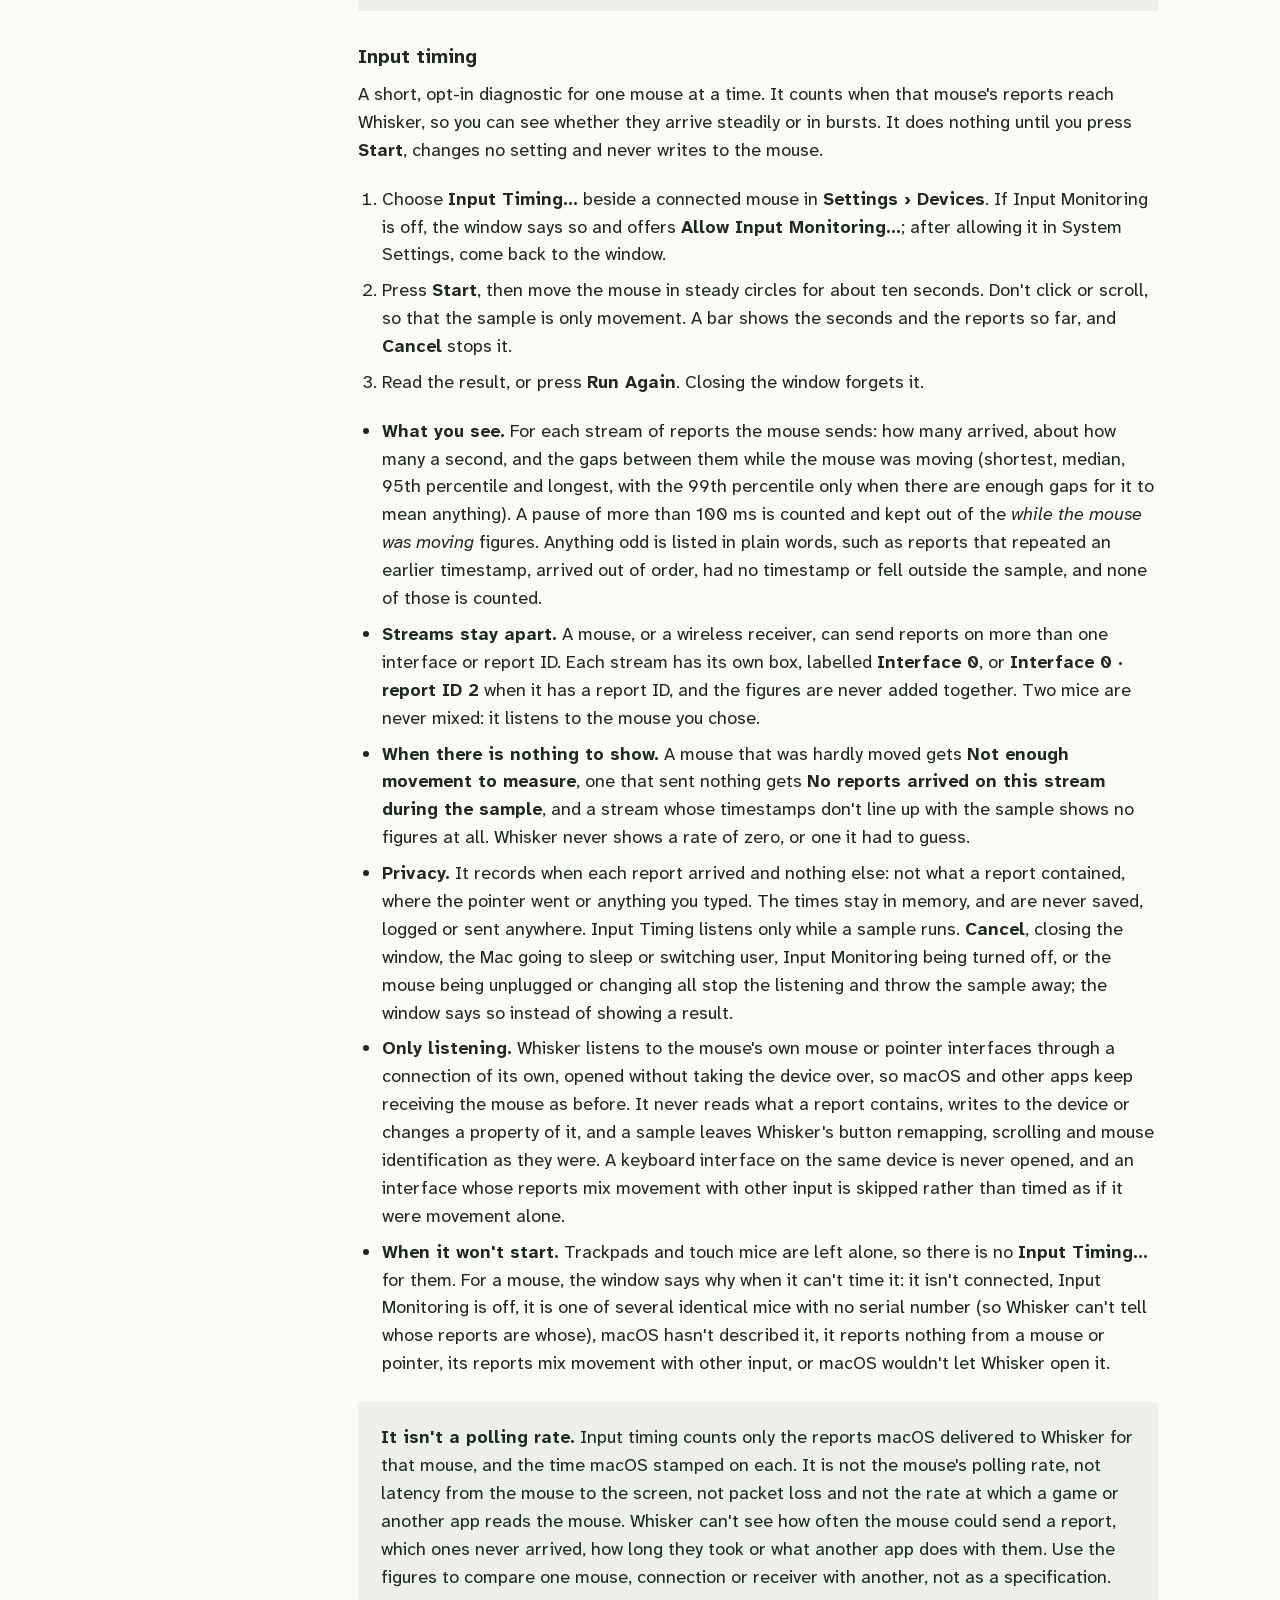
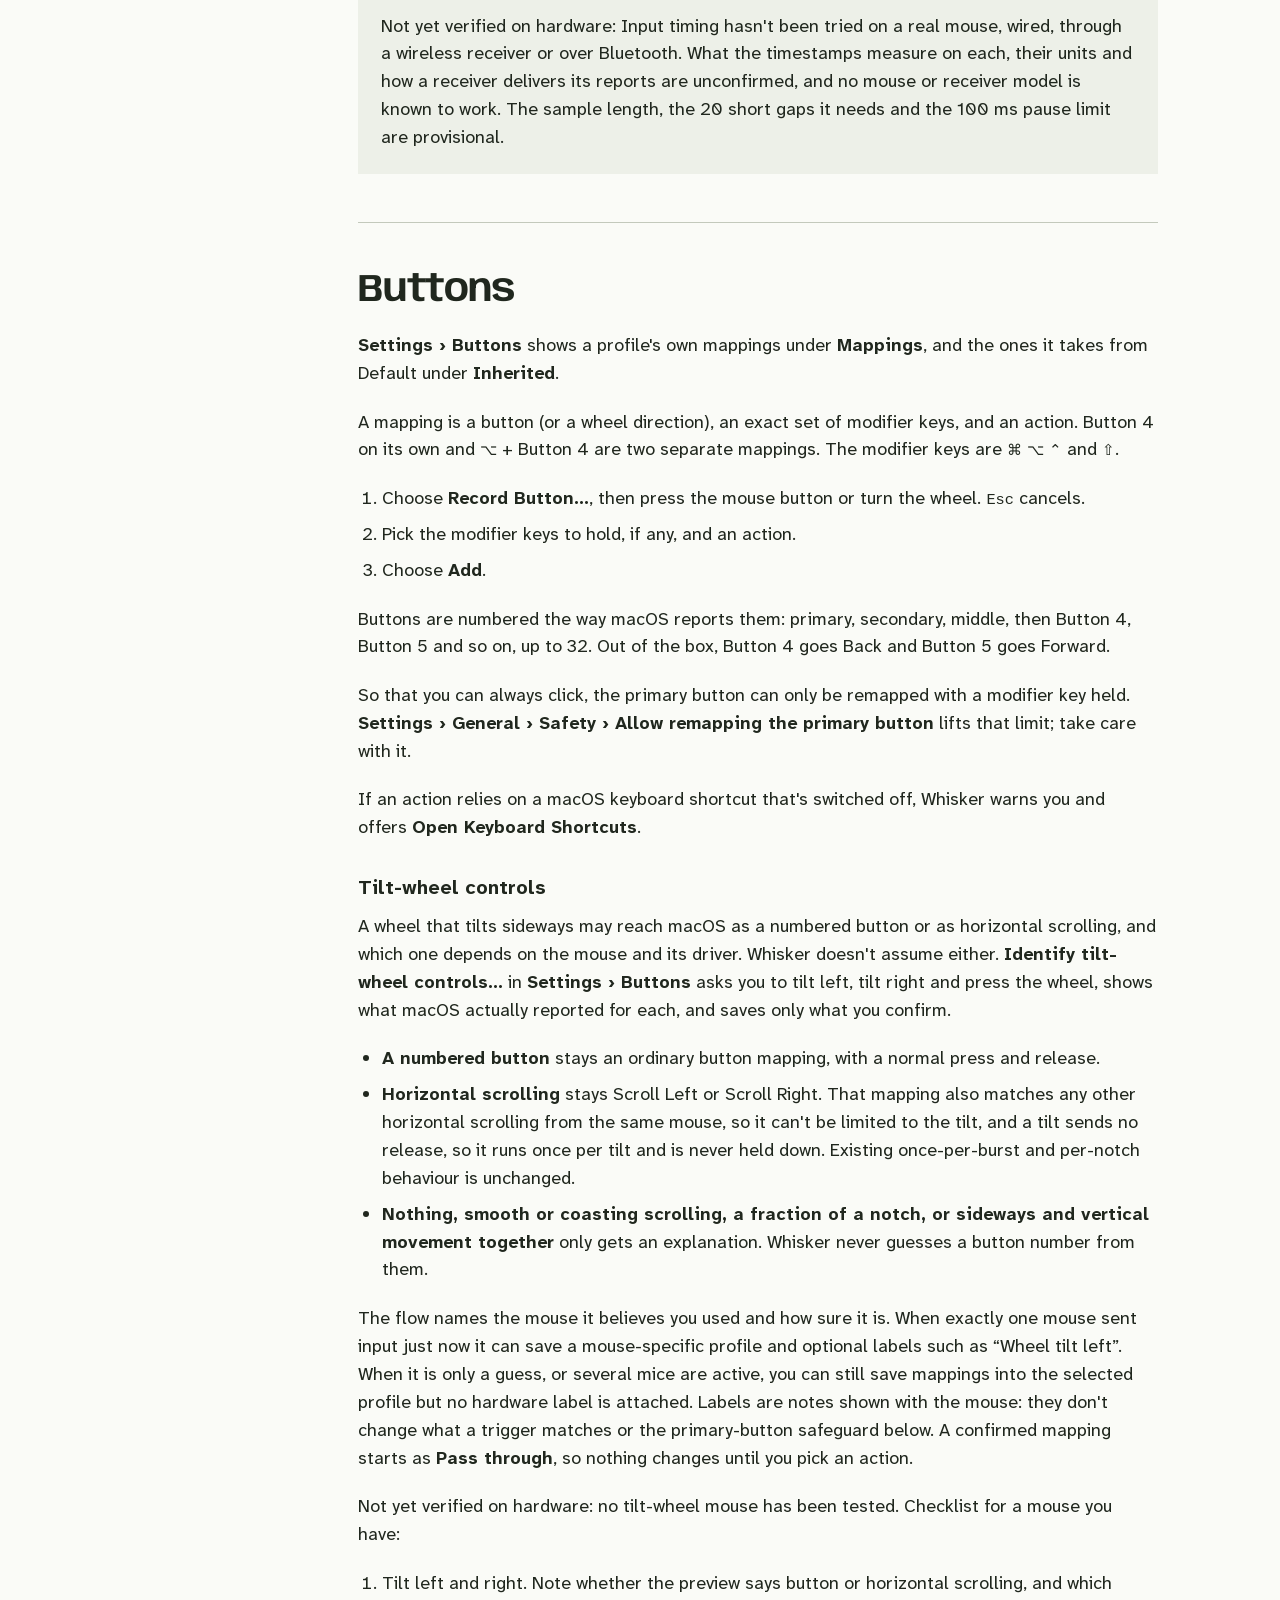
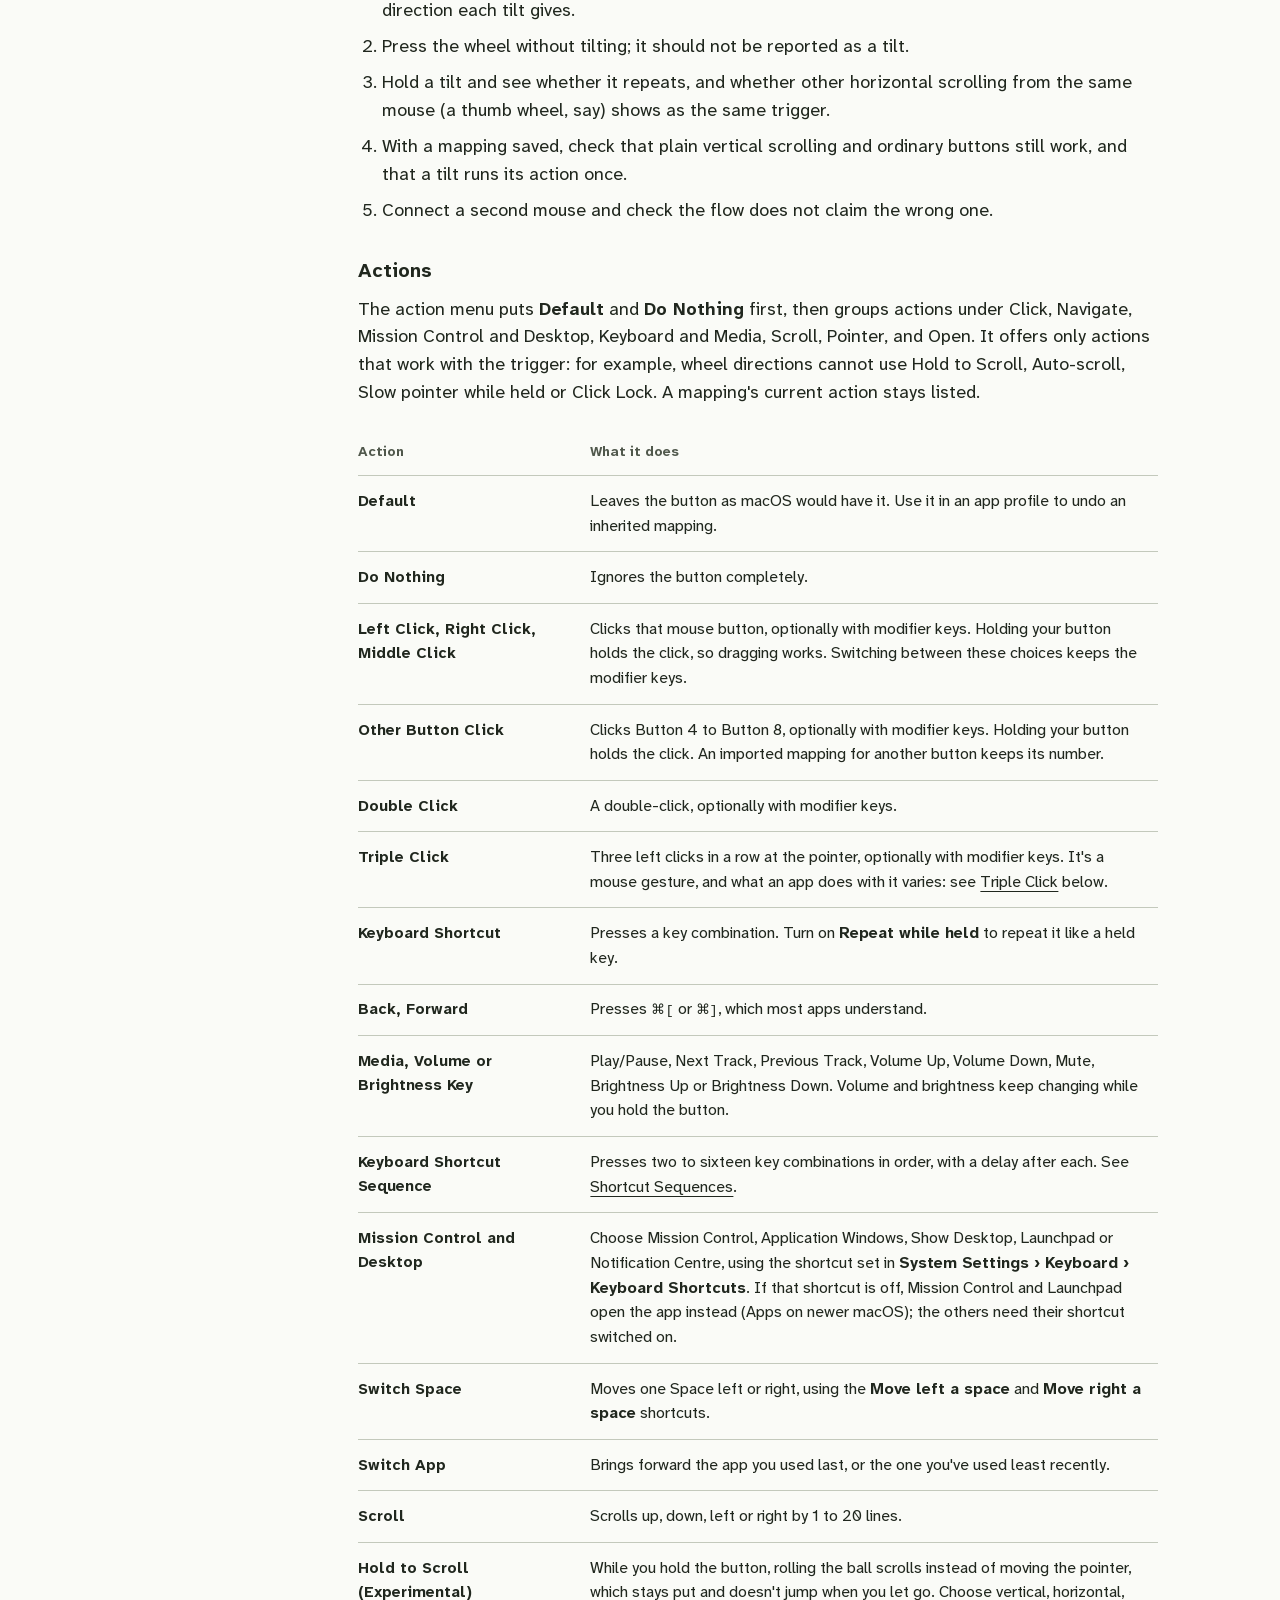
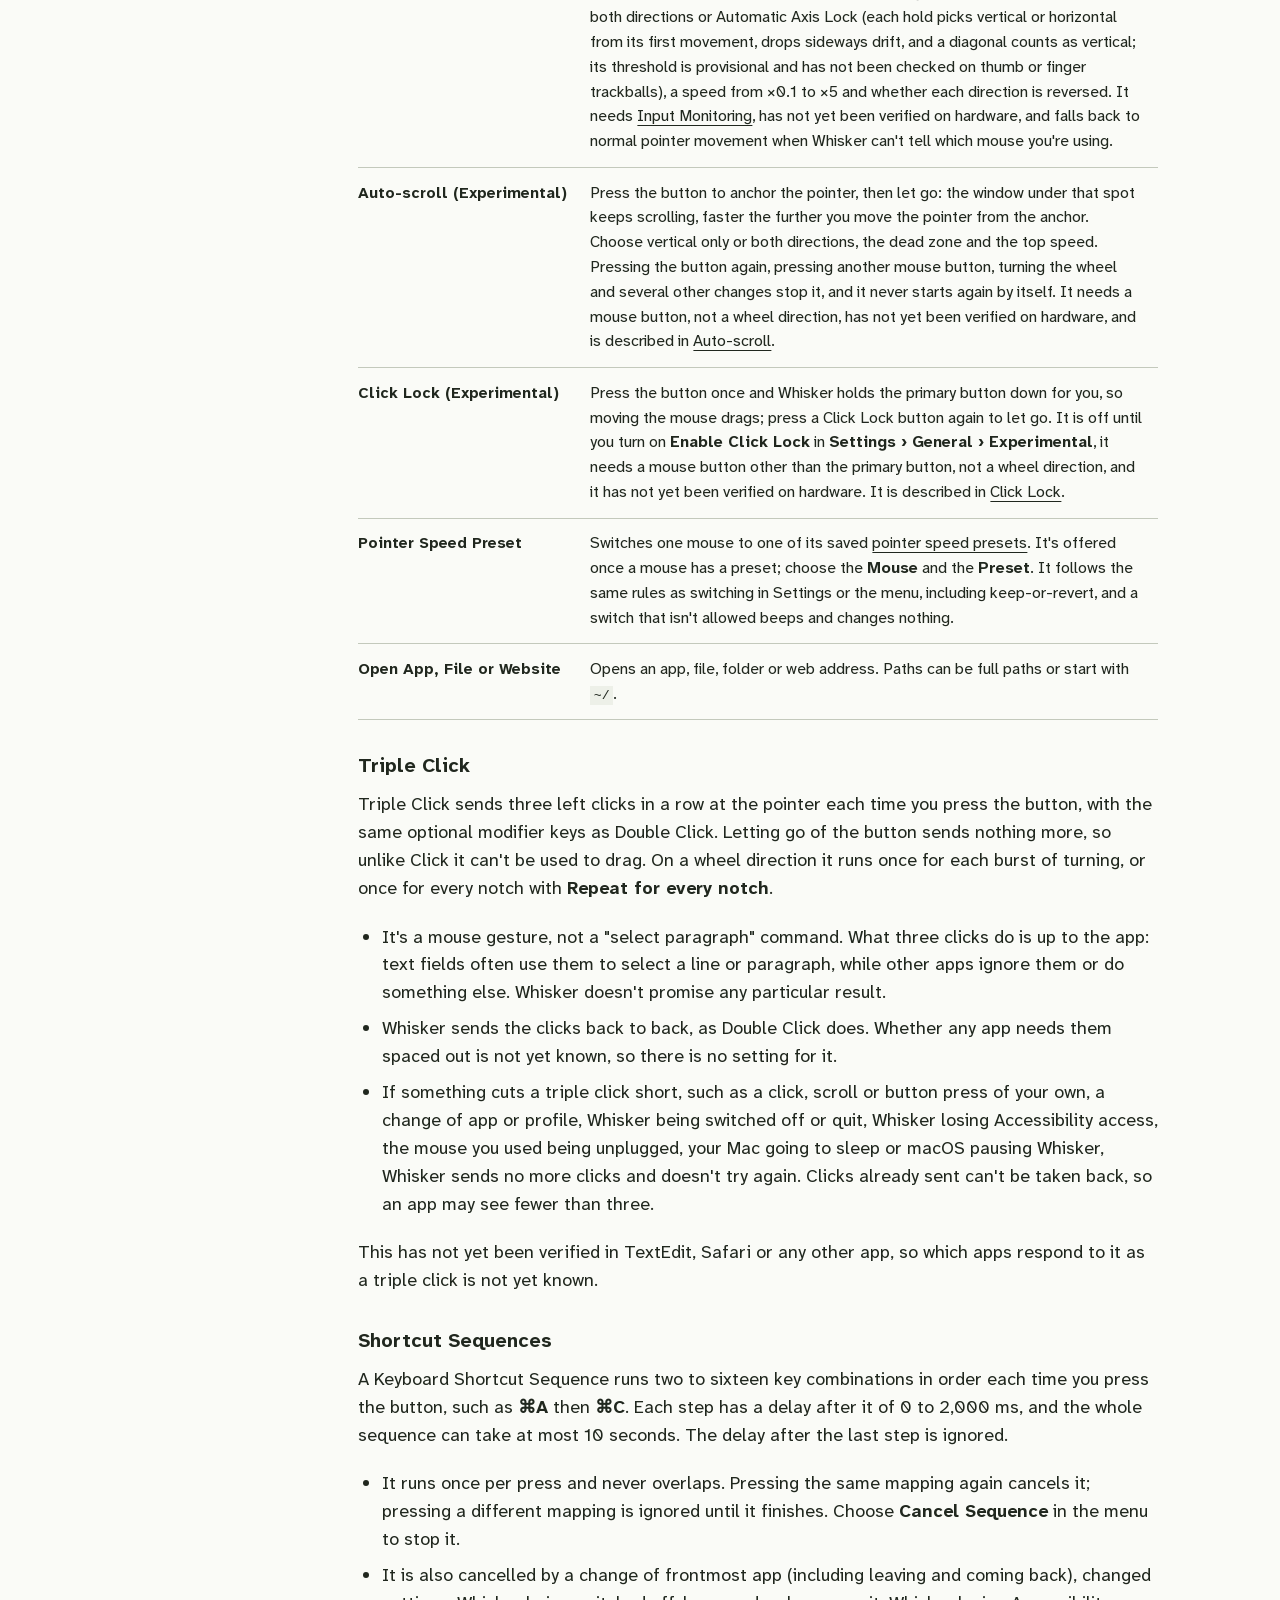
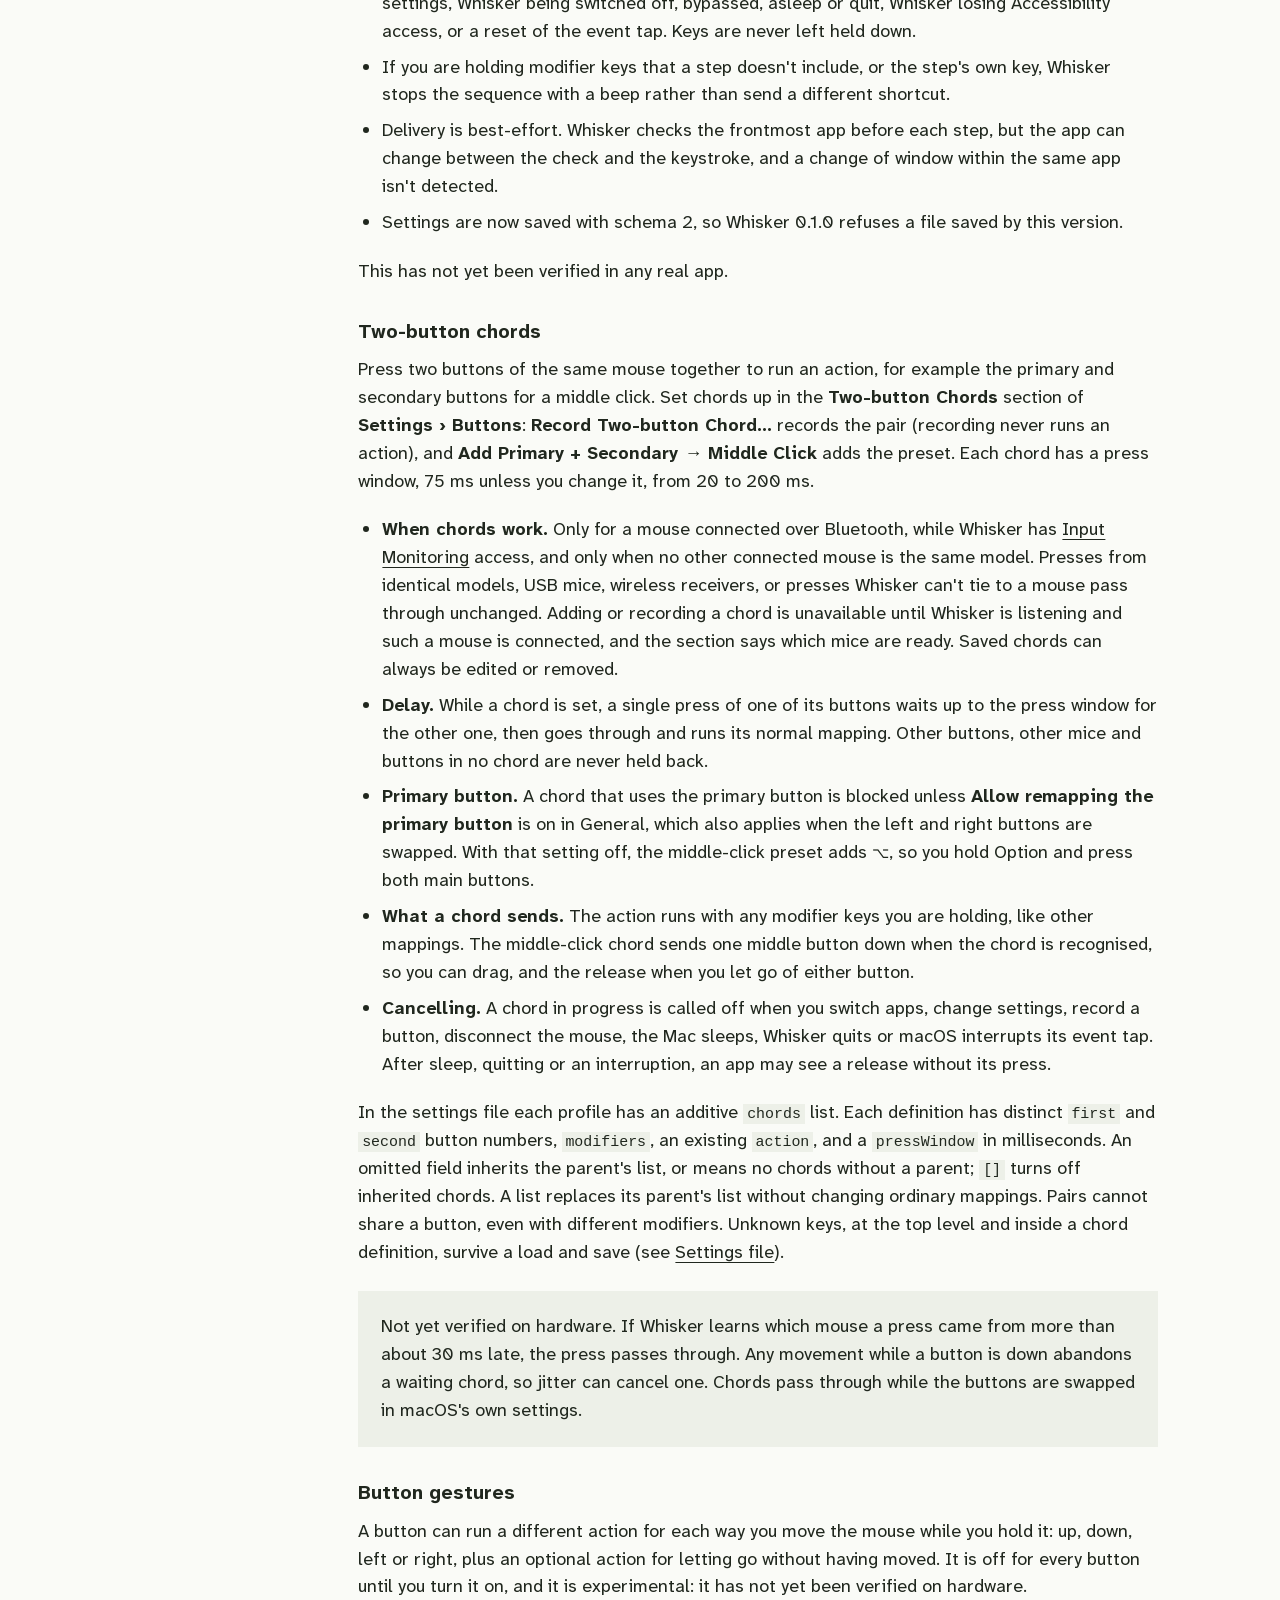
<file: site/guide.html>
<!doctype html>
<html lang="en-GB">
<head>
  <meta charset="utf-8">
  <meta name="viewport" content="width=device-width, initial-scale=1">
  <meta http-equiv="Content-Security-Policy" content="default-src 'self'; img-src 'self' data:; style-src 'self'; script-src 'self'; font-src 'self'; base-uri 'self'; form-action 'none'">
  <title>Whisker user guide</title>
  <meta name="description" content="How to set up and use Whisker: permissions, buttons and actions, scrolling, pointer speed, profiles, the settings file, updates and troubleshooting.">
  <meta name="color-scheme" content="light dark">
  <meta name="theme-color" content="#c1f17b">
  <link rel="canonical" href="https://mrashrhodes.github.io/whisker/guide.html">
  <link rel="icon" type="image/png" href="favicon.png">
  <link rel="apple-touch-icon" href="apple-touch-icon.png">
  <link rel="preload" href="fonts/anybody.woff2" as="font" type="font/woff2" crossorigin>
  <link rel="preload" href="fonts/atkinson-next.woff2" as="font" type="font/woff2" crossorigin>
  <link rel="stylesheet" href="site.css">
  <meta property="og:type" content="article">
  <meta property="og:site_name" content="Whisker">
  <meta property="og:title" content="Whisker user guide">
  <meta property="og:description" content="Set up Whisker and get the most from your mouse on macOS.">
  <meta property="og:url" content="https://mrashrhodes.github.io/whisker/guide.html">
  <meta property="og:image" content="https://mrashrhodes.github.io/whisker/og.png">
  <meta property="og:image:width" content="1200">
  <meta property="og:image:height" content="630">
  <meta property="og:image:alt" content="Same mouse. New moves. An oversized lilac mouse on Whisker's spring-green playground.">
  <meta name="twitter:card" content="summary_large_image">
  <meta name="twitter:image" content="https://mrashrhodes.github.io/whisker/og.png">
  <script src="site.js" defer></script>
</head>
<body>
  <a class="skip-link" href="#main">Skip to content</a>
    <header class="site-header">
      <nav class="site-nav" aria-label="Main">
        <a class="brand" href="./"><img src="assets/icon.png" alt="" width="36" height="36">Whisker</a>
        <span class="nav-purpose">Mouse &amp; trackball control for macOS</span>
        <a href="guide.html" aria-current="page">Guide</a>
        <a href="https://github.com/MrAshRhodes/whisker">GitHub <span aria-hidden="true">↗</span></a>
        <a class="nav-build" href="./#install">Download <span aria-hidden="true">↗</span></a>
      </nav>
    </header>

    <main id="main" class="guide">
      <nav class="toc" aria-labelledby="toc-title">
        <h2 id="toc-title">Contents</h2>
        <ol>
          <li><a href="#getting-started">Getting started</a></li>
          <li><a href="#permissions">Permissions</a></li>
          <li><a href="#menu-bar">Menu bar</a></li>
          <li><a href="#devices">Devices</a><ol><li><a href="#device-details">Details</a></li><li><a href="#duplicate-clicks">Duplicate clicks</a></li><li><a href="#input-timing">Input timing</a></li></ol></li>
          <li><a href="#buttons">Buttons</a><ol><li><a href="#tilt-wheel">Tilt-wheel controls</a></li><li><a href="#actions">Actions</a></li><li><a href="#triple-click">Triple Click</a></li><li><a href="#shortcut-sequences">Shortcut Sequences</a></li><li><a href="#button-gestures">Button gestures</a></li><li><a href="#auto-scroll">Auto-scroll</a></li><li><a href="#click-lock">Click Lock</a></li><li><a href="#swap-buttons">Swap primary and secondary buttons</a></li></ol></li>          <li><a href="#scrolling">Scrolling</a><ol><li><a href="#direction">Direction</a></li><li><a href="#lines-per-notch">Lines per notch</a></li><li><a href="#speed-while-holding-keys">Speed while holding keys</a></li><li><a href="#native-wheel-settings">Native wheel settings</a></li><li><a href="#smooth-notched-scrolling">Smooth notched scrolling</a></li><li><a href="#wheel-actions">Wheel actions</a></li><li><a href="#smooth-horizontal-scrolling">Smooth sideways scrolling</a></li></ol></li>
          <li><a href="#pointer">Pointer</a><ol><li><a href="#pointer-presets">Speed presets</a></li><li><a href="#slow-pointer">Slow pointer while held</a></li></ol></li>
          <li><a href="#pointer-orientation">Orientation</a></li>
          <li><a href="#profiles">Profiles</a></li>
          <li><a href="#application-bypass">Application bypass</a></li>
          <li><a href="#settings-file">Settings file</a></li>
          <li><a href="#updates">Updates</a></li>
          <li><a href="#switching-installs">Switching installs</a></li>
          <li><a href="#uninstall">Uninstall</a></li>
          <li><a href="#troubleshooting">Troubleshooting</a></li>
        </ol>
      </nav>

      <article class="doc">
        <header class="doc-head">
          <h1>Your Whisker guide.</h1>
          <p class="lede">Whisker is a menu bar app that changes what your mouse's buttons, wheel and pointer do, with profiles for each app and each mouse. This guide covers every setting.</p>
        </header>

        <section aria-labelledby="getting-started">
          <h2 id="getting-started">Getting started</h2>
          <p>Whisker needs macOS 14 Sonoma or later. Releases are signed with an Apple Developer ID and notarised by Apple, and Gatekeeper stays on.</p>
          <ol>
            <li>Install Whisker with Homebrew:
<pre><code>brew install --cask mrashrhodes/tap/whisker</code></pre>
Or download the DMG or ZIP from the <a href="https://github.com/MrAshRhodes/whisker/releases/latest">latest release</a> and check it against its <code>.sha256</code> file; the release notes show how. Open the DMG or unzip the ZIP, then move <code>Whisker.app</code> to your Applications folder. If macOS refuses to open it, stop and <a href="https://github.com/MrAshRhodes/whisker/issues">report it</a> rather than bypassing the warning.</li>
            <li>Open Whisker from your Applications folder or Spotlight.</li>
          </ol>
          <p>The first time Whisker opens, the <span class="ui">Welcome to Whisker</span> window explains the one permission it needs. Choose <span class="ui">Open Accessibility Settings</span>, turn Whisker on in the list, and you're done. You can also tick <span class="ui">Open Whisker at login</span> there. <span class="ui">Continue Without Access</span> lets you look around first.</p>
          <div class="callout-note">
            <p>Prefer to build it yourself? You need Xcode, or just the Command Line Tools with <code class="nowrap">xcode-select --install</code>, and Swift 5.9 or later. Run these commands, then move <code>dist/Whisker.app</code> to your Applications folder and open it. (<code class="nowrap">make run</code> builds and opens it in one step.)</p>
            <pre><code>git clone https://github.com/MrAshRhodes/whisker.git
cd whisker
make app</code></pre>
          </div>
        </section>

        <section aria-labelledby="permissions">
          <h2 id="permissions">Permissions</h2>
          <h3>Accessibility (required)</h3>
          <p>Accessibility access lets Whisker see mouse buttons and wheel turns before apps do, and post the clicks, keys and scrolls you've mapped them to. It doesn't read what you type, and nothing leaves your Mac.</p>
          <p>To grant it, open <span class="ui">System Settings › Privacy &amp; Security › Accessibility</span> and turn on Whisker, or choose <span class="ui">Grant Accessibility Access…</span> from Whisker's menu. Whisker checks every second while it's running, so it starts working as soon as access is on, even if you closed the welcome window.</p>
          <p>To take access away, turn Whisker off in the same list. Whisker stops changing your mouse straight away and lets go of any button or key it was holding. Whether that includes a held <a href="#click-lock">Click Lock</a> has not been verified.</p>
          <h3>Input Monitoring (optional)</h3>
          <p>Needed if you use two or more mice and want settings for each one, or want to run an <a href="#input-timing">Input timing</a> sample or <a href="#extra-button-discovery">Extra button discovery</a>. These opt-in diagnostics need it even with one mouse; ordinary single-mouse mappings do not. Turn it on from <span class="ui">Settings › Devices › Telling Mice Apart › Allow Input Monitoring…</span>. Opening a mouse's <a href="#device-details">details</a> never asks for it, and the diagnostic windows ask only when you choose <span class="ui">Allow Input Monitoring…</span>.</p>
          <div class="callout-note">
            <p>A copy you built yourself is signed only for your Mac, so each rebuild looks like a new app to macOS. If Whisker stops responding after a rebuild, remove it from the Accessibility list with the <kbd>−</kbd> button and add it again.</p>
          </div>
        </section>

        <section aria-labelledby="menu-bar">
          <h2 id="menu-bar">Menu bar</h2>
          <p>Whisker lives in the menu bar. Its icon dims when Whisker is switched off or doesn't have Accessibility access.</p>
          <table>
            <thead><tr><th scope="col">Item</th><th scope="col">What it does</th></tr></thead>
            <tbody>
              <tr><th scope="row">Release Click Lock</th><td>Shown at the top of the menu, above a separator, only while a <a href="#click-lock">Click Lock</a> is holding the primary button down. Choosing it lets go.</td></tr>
              <tr><th scope="row">Enabled</th><td>Switches Whisker on or off. When it's off, clicks and scrolls pass straight through, anything held is released, and your Mac's own pointer speed and acceleration come back. Switching on applies your settings again.</td></tr>
              <tr><th scope="row">Profile: <i>name</i></th><td>The profile in use for the app in front. Shows <span class="ui">Grant Accessibility Access…</span> instead when access is missing.</td></tr>
              <tr><th scope="row">Bypassed for <i>app</i></th><td>Shown instead of the profile while an app on your <a href="#application-bypass">bypass list</a> is in front. Whisker is standing aside for it, and <span class="ui">Enabled</span> is unchanged.</td></tr>
              <tr><th scope="row">Pointer settings couldn't be restored…</th><td>Appears when macOS wouldn't take a mouse's pointer speed or acceleration back. It opens <span class="ui">Settings › Pointer</span>, and Whisker keeps trying.</td></tr>
              <tr><th scope="row">Pointer Speed — <i>mouse</i></th><td>A submenu for each connected mouse that has <a href="#pointer-presets">saved speed presets</a>: a row for each preset, ticked while it's in use, then <span class="ui">Custom</span> while the speed matches none of them and <span class="ui">Use System Settings</span>. A row that can't be used right now is greyed out, and pointing at it says why.</td></tr>
              <tr><th scope="row"><i>Mouse</i> is at <i>speed</i>. Keep it?</th><td>Shown while a big speed increase is waiting, with <span class="ui">Keep Pointer Speed</span>, <span class="ui">Revert Pointer Speed</span> and <span class="ui">Use System Settings</span>. See <a href="#pointer-presets">Speed presets</a>.</td></tr>
              <tr><th scope="row">Settings…</th><td>Opens the settings window.</td></tr>
              <tr><th scope="row">Check for Updates…</th><td>Looks for a new version now. See <a href="#updates">Updates</a>.</td></tr>
              <tr><th scope="row">About Whisker</th><td>Version, licence and links.</td></tr>
              <tr><th scope="row">Quit Whisker</th><td>Quits and puts your Mac's pointer settings back.</td></tr>
            </tbody>
          </table>
          <p>To open Whisker when you log in, turn on <span class="ui">Settings › General › Open at login</span>. If macOS wants your approval, Whisker says so and offers <span class="ui">Open Login Items</span>.</p>
          <p>To hide the icon, turn off <span class="ui">Show Whisker in the menu bar</span>. Whisker keeps running; open it again from Finder or Spotlight to get back to its settings.</p>
        </section>

        <section aria-labelledby="devices">
          <h2 id="devices">Devices</h2>
          <p><span class="ui">Settings › Devices</span> lists the mice and trackballs Whisker has seen, under <span class="ui">Connected</span> and <span class="ui">Not Connected</span>, with each one's name and vendor and product numbers.</p>
          <ul>
            <li><span class="ui">Make Profile</span> creates a profile for that mouse. <span class="ui">Edit Buttons</span> opens its mappings.</li>
            <li>Settings for a single mouse, such as <a href="#pointer">pointer speed</a> and <a href="#direction">scroll direction</a>, follow that mouse wherever you plug it in.</li>
            <li>Trackpads and touch mice are listed too, as <span class="ui">Trackpad — left alone</span> and <span class="ui">Touch mouse — left alone</span> (Magic Mouse is one). Whisker doesn't change their buttons, scrolling or pointer.</li>
            <li>Choose <span class="ui">Details</span> under any device to see what Whisker knows about it.</li>
            <li>Choose <span class="ui">Input Timing…</span> beside a connected mouse to run an opt-in <a href="#input-timing">timing sample</a>.</li>
          </ul>
          <h3 id="device-details">Details</h3>
          <p>Choose <span class="ui">Details</span> under a device to open a read-only summary. Opening it changes no setting, doesn't ask for Input Monitoring and never writes to the device. For a mouse that isn't connected it shows only what its saved settings record.</p>
          <ul>
            <li>Who it is: <span class="ui">Product name</span>, <span class="ui">Connection</span> (such as USB or Bluetooth), <span class="ui">Vendor ID</span> and <span class="ui">Product ID</span>. Anything a device doesn't report says <span class="ui">Not reported</span>, and a device without a name is listed by its ids.</li>
            <li><span class="ui">Serial number</span>: whether the device reports one. The number stays hidden until you choose <span class="ui">Show</span>, and it's hidden again when you close the details. Whisker already uses it as part of the mouse's identity in your settings, and saves nothing more.</li>
            <li><span class="ui">Input Monitoring</span> and <span class="ui">Attribution</span> are separate. Input Monitoring says whether Whisker can listen for button and wheel reports: <span class="ui">Allowed</span>, <span class="ui">Not allowed</span> or <span class="ui">Allowed, but Whisker couldn't start listening</span>. Attribution says how sure Whisker is which mouse a click came from: <span class="ui">Recent matching input</span> (that mouse sent a button press or wheel turn in the last minute), <span class="ui">Inferred from one eligible mouse</span> (it's the only mouse Whisker handles, so clicks are assumed to be its), <span class="ui">Ambiguous identity</span> (several connected devices look the same) or <span class="ui">Unknown</span>. It's evidence, not a guarantee, and a mouse can be allowed yet Unknown until you use it.</li>
            <li><span class="ui">Reported buttons</span> and <span class="ui">Reported wheels</span>: what the device tells macOS it can send, each listed once. This isn't a count of physical buttons, and <span class="ui">None reported</span> or <span class="ui">Unavailable</span> never means there are none. Whisker reads them once Input Monitoring is allowed and doesn't ask for it just to show them.</li>
            <li>Shared settings: mice with the same vendor and product ids and no serial number have the same identity, so they share one set of settings, and the details say how many connected devices share it. Whisker can only notice this when each device reports where it's connected: two such mice that don't are listed as one. A mouse that reports a serial number is kept apart from the others.</li>
            <li>Left alone: a trackpad or touch mouse's details say why Whisker leaves it alone, and it isn't counted as a second mouse.</li>
            <li>Privacy: Whisker keeps only when each mouse last sent a button press or wheel turn, in memory, and treats it as recent for 60 seconds. It doesn't keep what was sent or a history, never saves, logs or sends it anywhere, and forgets it when the mouse is unplugged or Whisker quits. Details add nothing to the settings file.</li>
            <li><span class="ui">Battery</span> (best effort): shown here, and beside the mouse's name when there's a percentage. Whisker only reads what the mouse itself declares through macOS's public HID interface, once Input Monitoring is allowed. It tries two sources, the standard Generic Device Controls <em>Battery Strength</em> element and the Battery System <em>Absolute State of Charge</em> element, and shows a percentage only when the element's range is exactly 0 to 100. <span class="ui">Charging</span> appears only when the mouse declares an explicit charging flag, never guessed from USB or a rising level. Whisker never uses the Mac's own battery or a UPS, never writes to the mouse and never asks for a permission for this. The row can say:
              <ul>
                <li><span class="ui">Not supported</span>: the mouse declares no battery element.</li>
                <li><span class="ui">Waiting for a reading</span>: the mouse has one and Whisker hasn't received a value yet.</li>
                <li><span class="ui">Unavailable — …</span>: Input Monitoring is off, macOS didn't describe the device, a read failed, the value was out of range, the battery is in a format Whisker doesn't recognise, or Whisker can't tell which device the battery belongs to (identical mice without serial numbers, a wireless receiver or several battery elements). It never shows another mouse's reading.</li>
                <li><span class="ui">Stale — 80%, last read 10:42</span>: the last good reading is older than 15 minutes, or a later read failed.</li>
                <li><span class="ui">Disconnected</span>: the mouse isn't connected.</li>
                <li>A percentage, optionally with <span class="ui">charging</span> or <span class="ui">not charging</span>.</li>
              </ul>
              Readings refresh when the mouse reports a new value, when you open Details and at most every ten minutes for a couple of hours after it connects. They stay in memory and are never saved. If the row says anything but a percentage, check the battery in the Bluetooth menu or Control Centre instead.</li>
          </ul>
          <div class="callout-note">
            <p>Not yet verified on hardware: reported buttons and wheels. In one test on macOS 26.6 with Input Monitoring off, macOS gave Whisker no controls for any of twelve built-in, USB and Bluetooth interfaces, so every mouse showed <span class="ui">Unavailable</span>. Other versions of macOS, other connections and what you see once Input Monitoring is allowed haven't been tried, and neither has how closely <span class="ui">Recent matching input</span> follows real use.</p>
            <p>Not yet verified on hardware: battery status. No mouse or receiver model has been verified to supply a reading, including Magic Mouse (which Whisker leaves alone, and whose battery macOS shows in its own menus), so don't expect a reading from any particular model.</p>
          </div>

          <h3 id="duplicate-clicks">Duplicate clicks</h3>
          <p>An advanced filter, off by default, for a mouse that sometimes sends a second click straight after an intended one. Open <span class="ui">Duplicate clicks (advanced)</span> under a mouse, tick the buttons to filter and choose how short a repeat counts, from 20 to 100 ms (50 ms to start).</p>
          <ul>
            <li>A press that comes within that time of the previous click's release, and is let go within that time itself, is dropped together with its release. Nothing is ever dropped without its pair, and a press that has gone through always gets its release.</li>
            <li>The first click is never delayed. A press that might be a repeat is held for at most the interval, and a drag, a longer hold or any other input lets it through first, in order. Clicks that go through after a dropped repeat carry the count the app would have seen without it.</li>
            <li><strong>It can ignore clicks you meant.</strong> Timing alone can't tell chatter from a deliberate fast double-click, so one quicker than your interval is ignored too. This is not the double-click speed in System Settings, which only changes how close together two clicks must be to count as a double-click.</li>
            <li>It only works for a mouse Whisker can identify exactly (see <a href="#permissions">Input Monitoring</a> with several mice), only for the buttons you tick, and never for the wheel or other mice. A left click with no modifier key is only filtered while <span class="ui">Allow remapping the primary button</span> is on in General.</li>
            <li>Turning it on starts a 60-second trial: it switches itself off unless you press <span class="ui">Keep</span>. <span class="ui">Turn Off Filter</span> is an ordinary button, reachable with the keyboard and VoiceOver. Turning Whisker off, an app on the bypass list coming forward, changing settings, unplugging the mouse or macOS pausing Whisker clears anything being held.</li>
            <li>To check the effect, turn on <span class="ui">Count accepted and filtered clicks</span>. Each filtered button then shows <span class="ui"><i>N</i> accepted, <i>M</i> filtered</span>, read by VoiceOver as one line, and <span class="ui">Reset Counts</span> sets them back to zero. Only the counts are kept, in memory, and they are never saved or logged. They start again from zero when a filter setting changes, while a button is being recorded or when macOS pauses Whisker, and the test ends when you turn the filter off, the mouse disconnects, the Mac sleeps or you leave the page. Clicks Whisker sends itself are never filtered.</li>
          </ul>
          <p>This has not yet been verified on real faulty hardware, nor for Finder double-clicks, text selection or other apps. Whisker does not diagnose or repair a mouse.</p>

          <h3 id="extra-button-discovery">Extra button discovery</h3>
          <p><span class="ui">Settings › Devices › Extra Button Discovery…</span> is stage 1: a read-only diagnostic, <strong>not extra-button remapping</strong>. It is off by default. Enable discovery for the mouse, then choose <span class="ui">Inspect</span> each time. The saved preference never starts listening automatically. Input Monitoring is required even with one mouse; denial or revocation stops discovery with a reason and leaves ordinary mappings unchanged.</p>
          <ul>
            <li><strong>Labels, not compatibility claims.</strong> Collections and Button (0x09)/Consumer (0x0C) elements appear with a <code>hid.generic</code> report/page/usage identity, separate from ordinary CGEvent buttons 0–31. <span class="ui">Observed</span> means a value arrived, including zero/releases. <span class="ui">Not yet observed</span> does not prove a control works. <span class="ui">Unsupported</span> and <span class="ui">Ambiguous</span> mean metadata only. Descriptor discovery is not vendor-report decoding.</li>
            <li><strong>Strict attribution.</strong> Only one direct Bluetooth pointing interface with a unique serial-backed identity and safe binary elements can supply values. USB devices (including wired mice), shared receivers, identical or missing identities, duplicate descriptor identities and uncertain combinations remain metadata-only. The sole listed mouse or a receiver identity does not prove which paired mouse sent a control.</li>
            <li><strong>Keyboard privacy.</strong> Related keyboard interfaces are counted from metadata, never opened by discovery. Keyboard/Keypad (0x07), nested keyboard collections, primary-button values, arrays and non-binary controls are never subscribed to. Trackpads and touch mice are untouched.</li>
            <li><strong>Read-only.</strong> A private, non-exclusive, filtered HID value queue listens only to eligible mouse elements. Discovery sends no reports, installs no report callback, diverts no control and changes no device setting or ordinary mapping. Native effects still happen: these controls stay diagnostic-only.</li>
            <li><strong>Cleared, not resumed.</strong> Stop, closing the window, disabling discovery or Whisker, settings or active app/profile changes, sleep, user switching, lost permission and disconnect/reconnect clear the observations. Nothing resumes without <span class="ui">Inspect</span>. Observations stay in memory, never saved or logged, with a 64-value queue and 128 recent transitions per interface, at most 512 descriptor elements and eight interfaces. This is best-effort evidence, not a lossless recorder or a guarantee of current button state. There are no held actions or changed device settings to restore.</li>
          </ul>
          <div class="callout-note">
            <p><strong>Stage 2 is unavailable.</strong> No vendor adapter is approved, and no model, firmware or transport combination has been verified on hardware. Vendor remapping needs documented provenance/version, verified hardware, suppression of native effects and tested rollback/crash/reconnect recovery. None is claimed here.</p>
            <p>The per-device <code>extraButtons.discoveryEnabled</code> preference defaults to false. The separate <code>extraButtonMappings</code> object is opaque, reserved and never executed. Existing mappings are preserved, and unknown settings keys, at the top level and inside nested settings, survive a load and save (see <a href="#settings-file">Settings file</a>). The schema stays at version 2.</p>
          </div>

          <h3 id="input-timing">Input timing</h3>
          <p>A short, opt-in diagnostic for one mouse at a time. It counts when that mouse's reports reach Whisker, so you can see whether they arrive steadily or in bursts. It does nothing until you press <span class="ui">Start</span>, changes no setting and never writes to the mouse.</p>
          <ol>
            <li>Choose <span class="ui">Input Timing…</span> beside a connected mouse in <span class="ui">Settings › Devices</span>. If Input Monitoring is off, the window says so and offers <span class="ui">Allow Input Monitoring…</span>; after allowing it in System Settings, come back to the window.</li>
            <li>Press <span class="ui">Start</span>, then move the mouse in steady circles for about ten seconds. Don't click or scroll, so that the sample is only movement. A bar shows the seconds and the reports so far, and <span class="ui">Cancel</span> stops it.</li>
            <li>Read the result, or press <span class="ui">Run Again</span>. Closing the window forgets it.</li>
          </ol>
          <ul>
            <li><strong>What you see.</strong> For each stream of reports the mouse sends: how many arrived, about how many a second, and the gaps between them while the mouse was moving (shortest, median, 95th percentile and longest, with the 99th percentile only when there are enough gaps for it to mean anything). A pause of more than 100 ms is counted and kept out of the <em>while the mouse was moving</em> figures. Anything odd is listed in plain words, such as reports that repeated an earlier timestamp, arrived out of order, had no timestamp or fell outside the sample, and none of those is counted.</li>
            <li><strong>Streams stay apart.</strong> A mouse, or a wireless receiver, can send reports on more than one interface or report ID. Each stream has its own box, labelled <span class="ui">Interface 0</span>, or <span class="ui">Interface 0 · report ID 2</span> when it has a report ID, and the figures are never added together. Two mice are never mixed: it listens to the mouse you chose.</li>
            <li><strong>When there is nothing to show.</strong> A mouse that was hardly moved gets <span class="ui">Not enough movement to measure</span>, one that sent nothing gets <span class="ui">No reports arrived on this stream during the sample</span>, and a stream whose timestamps don't line up with the sample shows no figures at all. Whisker never shows a rate of zero, or one it had to guess.</li>
            <li><strong>Privacy.</strong> It records when each report arrived and nothing else: not what a report contained, where the pointer went or anything you typed. The times stay in memory, and are never saved, logged or sent anywhere. Input Timing listens only while a sample runs. <span class="ui">Cancel</span>, closing the window, the Mac going to sleep or switching user, Input Monitoring being turned off, or the mouse being unplugged or changing all stop the listening and throw the sample away; the window says so instead of showing a result.</li>
            <li><strong>Only listening.</strong> Whisker listens to the mouse's own mouse or pointer interfaces through a connection of its own, opened without taking the device over, so macOS and other apps keep receiving the mouse as before. It never reads what a report contains, writes to the device or changes a property of it, and a sample leaves Whisker's button remapping, scrolling and mouse identification as they were. A keyboard interface on the same device is never opened, and an interface whose reports mix movement with other input is skipped rather than timed as if it were movement alone.</li>
            <li><strong>When it won't start.</strong> Trackpads and touch mice are left alone, so there is no <span class="ui">Input Timing…</span> for them. For a mouse, the window says why when it can't time it: it isn't connected, Input Monitoring is off, it is one of several identical mice with no serial number (so Whisker can't tell whose reports are whose), macOS hasn't described it, it reports nothing from a mouse or pointer, its reports mix movement with other input, or macOS wouldn't let Whisker open it.</li>
          </ul>
          <div class="callout-note">
            <p><strong>It isn't a polling rate.</strong> Input timing counts only the reports macOS delivered to Whisker for that mouse, and the time macOS stamped on each. It is not the mouse's polling rate, not latency from the mouse to the screen, not packet loss and not the rate at which a game or another app reads the mouse. Whisker can't see how often the mouse could send a report, which ones never arrived, how long they took or what another app does with them. Use the figures to compare one mouse, connection or receiver with another, not as a specification.</p>
            <p>Not yet verified on hardware: Input timing hasn't been tried on a real mouse, wired, through a wireless receiver or over Bluetooth. What the timestamps measure on each, their units and how a receiver delivers its reports are unconfirmed, and no mouse or receiver model is known to work. The sample length, the 20 short gaps it needs and the 100 ms pause limit are provisional.</p>
          </div>
        </section>

        <section aria-labelledby="buttons">
          <h2 id="buttons">Buttons</h2>
          <p><span class="ui">Settings › Buttons</span> shows a profile's own mappings under <span class="ui">Mappings</span>, and the ones it takes from Default under <span class="ui">Inherited</span>.</p>
          <p>A mapping is a button (or a wheel direction), an exact set of modifier keys, and an action. Button 4 on its own and <kbd>⌥</kbd> + Button 4 are two separate mappings. The modifier keys are <kbd>⌘</kbd> <kbd>⌥</kbd> <kbd>⌃</kbd> and <kbd>⇧</kbd>.</p>
          <ol>
            <li>Choose <span class="ui">Record Button…</span>, then press the mouse button or turn the wheel. <kbd>Esc</kbd> cancels.</li>
            <li>Pick the modifier keys to hold, if any, and an action.</li>
            <li>Choose <span class="ui">Add</span>.</li>
          </ol>
          <p>Buttons are numbered the way macOS reports them: primary, secondary, middle, then Button 4, Button 5 and so on, up to 32. Out of the box, Button 4 goes Back and Button 5 goes Forward.</p>
          <p>So that you can always click, the primary button can only be remapped with a modifier key held. <span class="ui">Settings › General › Safety › Allow remapping the primary button</span> lifts that limit; take care with it.</p>
          <p>If an action relies on a macOS keyboard shortcut that's switched off, Whisker warns you and offers <span class="ui">Open Keyboard Shortcuts</span>.</p>

          <h3 id="tilt-wheel">Tilt-wheel controls</h3>
          <p>A wheel that tilts sideways may reach macOS as a numbered button or as horizontal scrolling, and which one depends on the mouse and its driver. Whisker doesn't assume either. <span class="ui">Identify tilt-wheel controls…</span> in <span class="ui">Settings › Buttons</span> asks you to tilt left, tilt right and press the wheel, shows what macOS actually reported for each, and saves only what you confirm.</p>
          <ul>
            <li><strong>A numbered button</strong> stays an ordinary button mapping, with a normal press and release.</li>
            <li><strong>Horizontal scrolling</strong> stays Scroll Left or Scroll Right. That mapping also matches any other horizontal scrolling from the same mouse, so it can't be limited to the tilt, and a tilt sends no release, so it runs once per tilt and is never held down. Existing once-per-burst and per-notch behaviour is unchanged.</li>
            <li><strong>Nothing, smooth or coasting scrolling, a fraction of a notch, or sideways and vertical movement together</strong> only gets an explanation. Whisker never guesses a button number from them.</li>
          </ul>
          <p>The flow names the mouse it believes you used and how sure it is. When exactly one mouse sent input just now it can save a mouse-specific profile and optional labels such as “Wheel tilt left”. When it is only a guess, or several mice are active, you can still save mappings into the selected profile but no hardware label is attached. Labels are notes shown with the mouse: they don't change what a trigger matches or the primary-button safeguard below. A confirmed mapping starts as <span class="ui">Pass through</span>, so nothing changes until you pick an action.</p>
          <p>Not yet verified on hardware: no tilt-wheel mouse has been tested. Checklist for a mouse you have:</p>
          <ol>
            <li>Tilt left and right. Note whether the preview says button or horizontal scrolling, and which direction each tilt gives.</li>
            <li>Press the wheel without tilting; it should not be reported as a tilt.</li>
            <li>Hold a tilt and see whether it repeats, and whether other horizontal scrolling from the same mouse (a thumb wheel, say) shows as the same trigger.</li>
            <li>With a mapping saved, check that plain vertical scrolling and ordinary buttons still work, and that a tilt runs its action once.</li>
            <li>Connect a second mouse and check the flow does not claim the wrong one.</li>
          </ol>

          <h3 id="actions">Actions</h3>
          <p>The action menu puts <span class="ui">Default</span> and <span class="ui">Do Nothing</span> first, then groups actions under Click, Navigate, Mission Control and Desktop, Keyboard and Media, Scroll, Pointer, and Open. It offers only actions that work with the trigger: for example, wheel directions cannot use Hold to Scroll, Auto-scroll, Slow pointer while held or Click Lock. A mapping's current action stays listed.</p>
          <table>
            <thead><tr><th scope="col">Action</th><th scope="col">What it does</th></tr></thead>
            <tbody>
              <tr><th scope="row">Default</th><td>Leaves the button as macOS would have it. Use it in an app profile to undo an inherited mapping.</td></tr>
              <tr><th scope="row">Do Nothing</th><td>Ignores the button completely.</td></tr>
              <tr><th scope="row">Left Click, Right Click, Middle Click</th><td>Clicks that mouse button, optionally with modifier keys. Holding your button holds the click, so dragging works. Switching between these choices keeps the modifier keys.</td></tr>
              <tr><th scope="row">Other Button Click</th><td>Clicks Button 4 to Button 8, optionally with modifier keys. Holding your button holds the click. An imported mapping for another button keeps its number.</td></tr>
              <tr><th scope="row">Double Click</th><td>A double-click, optionally with modifier keys.</td></tr>
              <tr><th scope="row">Triple Click</th><td>Three left clicks in a row at the pointer, optionally with modifier keys. It's a mouse gesture, and what an app does with it varies: see <a href="#triple-click">Triple Click</a> below.</td></tr>
              <tr><th scope="row">Keyboard Shortcut</th><td>Presses a key combination. Turn on <span class="ui">Repeat while held</span> to repeat it like a held key.</td></tr>
              <tr><th scope="row">Back, Forward</th><td>Presses <kbd>⌘[</kbd> or <kbd>⌘]</kbd>, which most apps understand.</td></tr>
              <tr><th scope="row">Media, Volume or Brightness Key</th><td>Play/Pause, Next Track, Previous Track, Volume Up, Volume Down, Mute, Brightness Up or Brightness Down. Volume and brightness keep changing while you hold the button.</td></tr>
              <tr><th scope="row">Keyboard Shortcut Sequence</th><td>Presses two to sixteen key combinations in order, with a delay after each. See <a href="#shortcut-sequences">Shortcut Sequences</a>.</td></tr>
              <tr><th scope="row">Mission Control and Desktop</th><td>Choose Mission Control, Application Windows, Show Desktop, Launchpad or Notification Centre, using the shortcut set in <span class="ui">System Settings › Keyboard › Keyboard Shortcuts</span>. If that shortcut is off, Mission Control and Launchpad open the app instead (Apps on newer macOS); the others need their shortcut switched on.</td></tr>
              <tr><th scope="row">Switch Space</th><td>Moves one Space left or right, using the <span class="ui">Move left a space</span> and <span class="ui">Move right a space</span> shortcuts.</td></tr>
              <tr><th scope="row">Switch App</th><td>Brings forward the app you used last, or the one you've used least recently.</td></tr>
              <tr><th scope="row">Scroll</th><td>Scrolls up, down, left or right by 1 to 20 lines.</td></tr>
              <tr><th scope="row">Hold to Scroll (Experimental)</th><td>While you hold the button, rolling the ball scrolls instead of moving the pointer, which stays put and doesn't jump when you let go. Choose vertical, horizontal, both directions or Automatic Axis Lock (each hold picks vertical or horizontal from its first movement, drops sideways drift, and a diagonal counts as vertical; its threshold is provisional and has not been checked on thumb or finger trackballs), a speed from ×0.1 to ×5 and whether each direction is reversed. It needs <a href="#permissions">Input Monitoring</a>, has not yet been verified on hardware, and falls back to normal pointer movement when Whisker can't tell which mouse you're using.</td></tr>
              <tr><th scope="row">Auto-scroll (Experimental)</th><td>Press the button to anchor the pointer, then let go: the window under that spot keeps scrolling, faster the further you move the pointer from the anchor. Choose vertical only or both directions, the dead zone and the top speed. Pressing the button again, pressing another mouse button, turning the wheel and several other changes stop it, and it never starts again by itself. It needs a mouse button, not a wheel direction, has not yet been verified on hardware, and is described in <a href="#auto-scroll">Auto-scroll</a>.</td></tr>
              <tr><th scope="row">Click Lock (Experimental)</th><td>Press the button once and Whisker holds the primary button down for you, so moving the mouse drags; press a Click Lock button again to let go. It is off until you turn on <span class="ui">Enable Click Lock</span> in <span class="ui">Settings › General › Experimental</span>, it needs a mouse button other than the primary button, not a wheel direction, and it has not yet been verified on hardware. It is described in <a href="#click-lock">Click Lock</a>.</td></tr>
              <tr><th scope="row">Pointer Speed Preset</th><td>Switches one mouse to one of its saved <a href="#pointer-presets">pointer speed presets</a>. It's offered once a mouse has a preset; choose the <span class="ui">Mouse</span> and the <span class="ui">Preset</span>. It follows the same rules as switching in Settings or the menu, including keep-or-revert, and a switch that isn't allowed beeps and changes nothing.</td></tr>              <tr><th scope="row">Open App, File or Website</th><td>Opens an app, file, folder or web address. Paths can be full paths or start with <code>~/</code>.</td></tr>
            </tbody>
          </table>

          <h3 id="triple-click">Triple Click</h3>
          <p>Triple Click sends three left clicks in a row at the pointer each time you press the button, with the same optional modifier keys as Double Click. Letting go of the button sends nothing more, so unlike Click it can't be used to drag. On a wheel direction it runs once for each burst of turning, or once for every notch with <span class="ui">Repeat for every notch</span>.</p>
          <ul>
            <li>It's a mouse gesture, not a "select paragraph" command. What three clicks do is up to the app: text fields often use them to select a line or paragraph, while other apps ignore them or do something else. Whisker doesn't promise any particular result.</li>
            <li>Whisker sends the clicks back to back, as Double Click does. Whether any app needs them spaced out is not yet known, so there is no setting for it.</li>
            <li>If something cuts a triple click short, such as a click, scroll or button press of your own, a change of app or profile, Whisker being switched off or quit, Whisker losing Accessibility access, the mouse you used being unplugged, your Mac going to sleep or macOS pausing Whisker, Whisker sends no more clicks and doesn't try again. Clicks already sent can't be taken back, so an app may see fewer than three.</li>
          </ul>
          <p>This has not yet been verified in TextEdit, Safari or any other app, so which apps respond to it as a triple click is not yet known.</p>

          <h3 id="shortcut-sequences">Shortcut Sequences</h3>
          <p>A Keyboard Shortcut Sequence runs two to sixteen key combinations in order each time you press the button, such as <span class="ui">⌘A</span> then <span class="ui">⌘C</span>. Each step has a delay after it of 0 to 2,000 ms, and the whole sequence can take at most 10 seconds. The delay after the last step is ignored.</p>
          <ul>
            <li>It runs once per press and never overlaps. Pressing the same mapping again cancels it; pressing a different mapping is ignored until it finishes. Choose <span class="ui">Cancel Sequence</span> in the menu to stop it.</li>
            <li>It is also cancelled by a change of frontmost app (including leaving and coming back), changed settings, Whisker being switched off, bypassed, asleep or quit, Whisker losing Accessibility access, or a reset of the event tap. Keys are never left held down.</li>
            <li>If you are holding modifier keys that a step doesn't include, or the step's own key, Whisker stops the sequence with a beep rather than send a different shortcut.</li>
            <li>Delivery is best-effort. Whisker checks the frontmost app before each step, but the app can change between the check and the keystroke, and a change of window within the same app isn't detected.</li>
            <li>Settings are now saved with schema 2, so Whisker 0.1.0 refuses a file saved by this version.</li>
          </ul>
          <p>This has not yet been verified in any real app.</p>

          <h3 id="button-chords">Two-button chords</h3>
          <p>Press two buttons of the same mouse together to run an action, for example the primary and secondary buttons for a middle click. Set chords up in the <span class="ui">Two-button Chords</span> section of <span class="ui">Settings › Buttons</span>: <span class="ui">Record Two-button Chord…</span> records the pair (recording never runs an action), and <span class="ui">Add Primary + Secondary → Middle Click</span> adds the preset. Each chord has a press window, 75 ms unless you change it, from 20 to 200 ms.</p>
          <ul>
            <li><strong>When chords work.</strong> Only for a mouse connected over Bluetooth, while Whisker has <a href="#permissions">Input Monitoring</a> access, and only when no other connected mouse is the same model. Presses from identical models, USB mice, wireless receivers, or presses Whisker can't tie to a mouse pass through unchanged. Adding or recording a chord is unavailable until Whisker is listening and such a mouse is connected, and the section says which mice are ready. Saved chords can always be edited or removed.</li>
            <li><strong>Delay.</strong> While a chord is set, a single press of one of its buttons waits up to the press window for the other one, then goes through and runs its normal mapping. Other buttons, other mice and buttons in no chord are never held back.</li>
            <li><strong>Primary button.</strong> A chord that uses the primary button is blocked unless <span class="ui">Allow remapping the primary button</span> is on in General, which also applies when the left and right buttons are swapped. With that setting off, the middle-click preset adds <kbd>⌥</kbd>, so you hold Option and press both main buttons.</li>
            <li><strong>What a chord sends.</strong> The action runs with any modifier keys you are holding, like other mappings. The middle-click chord sends one middle button down when the chord is recognised, so you can drag, and the release when you let go of either button.</li>
            <li><strong>Cancelling.</strong> A chord in progress is called off when you switch apps, change settings, record a button, disconnect the mouse, the Mac sleeps, Whisker quits or macOS interrupts its event tap. After sleep, quitting or an interruption, an app may see a release without its press.</li>
          </ul>
          <p>In the settings file each profile has an additive <code>chords</code> list. Each definition has distinct <code>first</code> and <code>second</code> button numbers, <code>modifiers</code>, an existing <code>action</code>, and a <code>pressWindow</code> in milliseconds. An omitted field inherits the parent's list, or means no chords without a parent; <code>[]</code> turns off inherited chords. A list replaces its parent's list without changing ordinary mappings. Pairs cannot share a button, even with different modifiers. Unknown keys, at the top level and inside a chord definition, survive a load and save (see <a href="#settings-file">Settings file</a>).</p>
          <div class="callout-note">
            <p>Not yet verified on hardware. If Whisker learns which mouse a press came from more than about 30 ms late, the press passes through. Any movement while a button is down abandons a waiting chord, so jitter can cancel one. Chords pass through while the buttons are swapped in macOS's own settings.</p>
          </div>

          <h3 id="button-gestures">Button gestures</h3>
          <p>A button can run a different action for each way you move the mouse while you hold it: up, down, left or right, plus an optional action for letting go without having moved. It is off for every button until you turn it on, and it is experimental: it has not yet been verified on hardware.</p>
          <ol>
            <li>In <span class="ui">Settings › Buttons</span>, choose <span class="ui">Record Button…</span>, press the button and choose <span class="ui">Add</span>, or open the mapping you already have for it.</li>
            <li>Turn on <span class="ui">Gestures</span> for that mapping. If its action can be used as a gesture, it becomes the <span class="ui">Tap</span> action. The original action is kept; turning Gestures off restores it, or the edited Tap action if there is one. Single clicks and held actions cannot be gestures, so turn Gestures off to make the button a Left, Right or Middle Click.</li>
            <li>For <span class="ui">Up</span>, <span class="ui">Down</span>, <span class="ui">Left</span>, <span class="ui">Right</span> and <span class="ui">Tap (let go without moving)</span>, choose <span class="ui">Nothing</span> or an action. Until at least one has an action, the button keeps its normal behaviour.</li>
            <li>Change the distance if you like. <span class="ui">Picks a direction after … units of movement</span> goes from 20 to 400 in steps of 10 and starts at 60.</li>
          </ol>
          <p>Then hold the button, move the mouse and let go. A gesture belongs to a mapping, so the modifier keys held when you press the button choose the mapping, and a profile that doesn't set one takes it from the profile it inherits from, like any other mapping.</p>
          <ul>
            <li><strong>Picking a direction.</strong> Whisker adds up how far the mouse you pressed with has moved since you pressed the button, in the movement units macOS reports for it (roughly screen points, so the distance depends on the pointer speed). The first time the total reaches your distance, it picks a direction only if the movement runs mostly one way: at least twice as far along one axis as across it. A diagonal picks nothing, and so do jitter and wiggling back and forth that add up to little. Once a direction is picked, or given up on, moving further doesn't change it.</li>
            <li><strong>What runs.</strong> Letting go runs the action for the direction it picked, once. Letting go with the movement still short of your distance runs <span class="ui">Tap</span>, if you set one. A diagonal that reached your distance runs neither, and a direction or a tap left on <span class="ui">Nothing</span> does nothing.</li>
            <li><strong>What apps see.</strong> The pointer keeps moving as usual, but the app under it gets no press, release or drag from that button, however the gesture ends. Other buttons, other mappings, the wheel and other mice carry on as normal. A gesture on the primary button follows the same safeguard as any other mapping of it: without a modifier key it needs <span class="ui">Allow remapping the primary button</span>, and until that is on a plain primary click is left alone.</li>
            <li><strong>Which actions.</strong> Only actions that are finished once they have run: Double Click, Triple Click, Keyboard Shortcut (without <span class="ui">Repeat while held</span>), Back, Forward, Media, Volume or Brightness Key, the Mission Control and Desktop actions, Switch Space, Switch App, Scroll, and Open App, File or Website. Volume and brightness keys press once rather than repeating. Default, Do Nothing, single clicks, Hold to Scroll, Auto-scroll, Click Lock, Slow pointer while held, Keyboard Shortcut Sequence, a repeating Keyboard Shortcut and Pointer Speed Preset aren't offered, and Whisker removes one from a settings file that names it. Wheel directions can't have gestures.</li>
            <li><strong>One at a time.</strong> Only one gesture, Hold to Scroll or Auto-scroll can be under way. A second gesture button, a Hold to Scroll button or an Auto-scroll button pressed during a gesture is swallowed and does nothing. Pressing a gesture button while an auto-scroll runs stops the auto-scroll first, as any button press does, and then starts the gesture. A <a href="#click-lock">Click Lock</a> owns the pointer's movement too: a gesture button pressed while a lock is held is swallowed and does nothing, and so is a Click Lock button pressed during a gesture.</li>
            <li><strong>Called off.</strong> Whisker runs nothing, and keeps swallowing the button until you let go, if the app in front changes (even if you come straight back), the mouse you pressed with is disconnected, your settings change, Whisker is switched off, stopped or bypassed for the app in front, the Mac sleeps or Whisker quits, you start <span class="ui">Record Button…</span>, or Whisker can't tell which mouse the movement came from for three movements in a row.</li>
            <li><strong>Which mouse.</strong> It needs <a href="#permissions">Input Monitoring</a>, so Whisker knows which mouse you pressed and which one is moving. Only the mouse you pressed counts: another mouse's movement never picks a direction, and a release from another mouse never runs the action. When Whisker can't tell which mouse pressed the button, or Input Monitoring is off, the button keeps doing what it normally does.</li>
            <li><strong>Which buttons.</strong> A gesture button has to reach macOS as an ordinary button press and release. Whether a particular one does, such as the gesture button on the Logitech MX Master 3S, is not yet verified, and no mouse is listed as supported. A button macOS doesn't report at all can't be used, and Whisker doesn't talk to a mouse's own software or divert its buttons; support for such buttons is <a href="https://github.com/MrAshRhodes/whisker/issues/25">issue #25</a>.</li>
            <li><strong>Not included.</strong> Gestures of any other shape (circles, letters, a path), touch gestures on a trackpad or touch mouse, and changes to the pointer speed. Using movement to scroll is what Hold to Scroll is for.</li>
          </ul>
          <div class="callout-note">
            <p>Not yet verified on hardware: that any real mouse sends a gesture button as an ordinary press and release; how the default distance of 60 and the two-to-one rule feel, and how the distance behaves at different pointer speeds; that an app never sees a stray click or drag from a gesture button; and how the editor works with VoiceOver and the keyboard. The distance and the rules are provisional.</p>
          </div>

          <h3 id="auto-scroll">Auto-scroll (Experimental)</h3>
          <p>Give a button the <span class="ui">Auto-scroll (Experimental)</span> action in <span class="ui">Settings › Buttons</span>. Press it once with the pointer where you want to start, and let go: that spot is the anchor, and the window under it keeps scrolling by itself, faster the further you move the pointer from the anchor. Below the anchor it scrolls down and above it scrolls up. <span class="ui">Both Directions</span> adds left and right, each on its own, while <span class="ui">Vertical Only</span> ignores sideways movement. The trigger has to be a mouse button, not a wheel direction, and it can include modifier keys.</p>
          <ul>
            <li><span class="ui">Dead zone</span> is how far the pointer can stray from the anchor before anything scrolls, from 4 to 120 pt (12 to start). <span class="ui">Top speed</span> is from 100 to 6,000 px/s (1,200 to start). The speed rises evenly from nothing at the edge of the dead zone to the top speed 240 pt further out. It follows the clock, not the number of events, so it doesn't depend on how fast the pointer reports or how busy your Mac is. These numbers are provisional.</li>
            <li>It never starts again by itself. Pressing the same button again, with the same modifier keys, stops it and does nothing else. Pressing any other mouse button stops it too, and that press then does what it normally would, so a click still reaches whatever is under the pointer. That includes swapped buttons, a button that slows the pointer, a button that starts a gesture or a <a href="#click-lock">Click Lock</a>, and buttons mapped to other actions. A real turn of the wheel or swipe on a trackpad stops it as well, but the momentum that follows a swipe doesn't.</li>
            <li>It is also stopped by a change of app, bypass, profile or settings, by Whisker being switched off, by any mouse being connected or disconnected, by a change of Space or display, by your Mac going to sleep or switching user, by Whisker quitting or losing Accessibility access, by macOS pausing Whisker, and by recording a button in Settings. Pressing a different button that is also set to Auto-scroll replaces it with a new anchor, and it can't start while Hold to Scroll is running, a button gesture is under way or a <a href="#click-lock">Click Lock</a> is held.</li>
            <li>There is no marker at the pointer. While it runs, the menu bar icon changes to a circle with an up and down arrow, even if you have hidden the icon, and its tooltip says "Whisker: auto-scroll is on. Click or scroll to stop it."</li>
            <li>Whisker never moves the pointer. It sends the scrolling to the anchor, and marks it so that Whisker neither remaps it nor counts it as your own scrolling, which would stop it.</li>
            <li>It needs <a href="#permissions">Accessibility</a> but no Input Monitoring of its own, and follows the pointer whichever mouse moves it. A profile for one mouse still needs Input Monitoring to tell the mice apart, as for any mapping. While it runs Whisker reads the pointer's position about 120 times a second, and while it doesn't, Whisker reads nothing extra. It stores no positions.</li>
            <li>If you edit the settings file by hand and give Auto-scroll a wheel trigger, or a dead zone or top speed outside the ranges above, Whisker drops that mapping when it loads the file and tells you.</li>
          </ul>
          <div class="callout-note">
            <p>Not yet verified on hardware: how it behaves in TextEdit and in Safari, where nested scrolling means it isn't known which pane receives scrolling sent to the anchor; with several displays; with mixed pointing devices; and how the speeds feel, so the defaults may change.</p>
          </div>

          <h3 id="click-lock">Click Lock (Experimental)</h3>
          <p>Click Lock holds the primary button down for you, so you can drag or select without keeping a finger on it. It is experimental, it has not yet been verified on hardware, and it is off until you turn on <span class="ui">Enable Click Lock</span> in <span class="ui">Settings › General › Experimental</span>. Then give a button the <span class="ui">Click Lock (Experimental)</span> action in <span class="ui">Settings › Buttons</span>. The action isn't offered while the switch is off, and a mapping that already has it does nothing, and says so, until you turn the switch back on.</p>
          <p>Press that button once and Whisker holds the primary button down, so moving the mouse drags. Press it again, or any other button given Click Lock, on any mouse, and Whisker lets go. Letting go of the button itself does nothing, so you don't have to keep holding it. The trigger has to be a mouse button, not a wheel direction, and it can't be the primary button, with or without modifier keys, because that button is how you get out. There is one lock at a time. It is never saved, so a lock doesn't come back when Whisker starts again.</p>
          <ul>
            <li><strong>Getting out.</strong> Pressing the primary button, on any mouse, lets go: Whisker lets go first and the press then reaches the app unchanged, so it also works as an ordinary click. A button, or a wheel direction, mapped to Click on the primary button, Double Click or Triple Click lets go instead of clicking again. <span class="ui">Release Click Lock</span> at the top of the menu bar menu lets go too, and is shown only while a lock is held. For a mouse with its <a href="#swap-buttons">primary and secondary buttons swapped</a>, the button that now acts as the primary lets go without clicking, and the physical primary button lets go and then goes through unswapped.</li>
            <li><strong>While it's held.</strong> The menu bar icon becomes a padlock, even if you have hidden the icon, and its tooltip says "Click Lock is on: press the primary button to let go". VoiceOver names the icon "Whisker: Click Lock is on". To turn movement into a drag, Whisker switches on a second event tap, for pointer movement only, while a lock is held. It changes nothing else and stores no positions.</li>
            <li><strong>Called off.</strong> It lets go once, by itself, and never starts again by itself, after a change of app (even if you come straight back), bypass, profile or settings, when its mapping is removed, when Whisker or Click Lock is switched off, when Whisker loses Accessibility access or macOS pauses it, when the Mac sleeps or Whisker quits, when you start <span class="ui">Record Button…</span>, and when the mouse that began it is unplugged. When Whisker can't tell for certain which mouse began it, any change to the connected mice lets go.</li>
            <li><strong>When it won't start.</strong> The press and its release are ignored, and nothing is held, if another button is down, Hold to Scroll or a button gesture is under way, the movement listener it needs isn't ready, or the <a href="#duplicate-clicks">duplicate-click filter</a> held the press back. A press the filter held back can still let go of a lock, so the filter can delay the press that lets go by up to its interval.</li>
            <li><strong>With other features.</strong> Auto-scroll can't start while a lock is held: its button is swallowed and does nothing. Pressing a Click Lock button while an auto-scroll runs stops the auto-scroll first, as any button press does, and then starts the lock. A button gesture can't start while a lock is held, and a Click Lock can't start during one. Click Lock isn't offered as a gesture action, and Whisker removes it from a settings file that names it. Hold to Scroll isn't stopped by a lock, but the two haven't been tried together.</li>
            <li><strong>Which mouse.</strong> It needs <a href="#permissions">Accessibility</a> but no Input Monitoring of its own, and any mouse can start a lock, let go of one or press the primary button to get out. Input Monitoring only lets Whisker tell which mouse began the lock, so that unplugging that mouse lets go.</li>
            <li>If you edit the settings file by hand and give Click Lock a wheel trigger or the primary button as its trigger, Whisker drops that mapping when it loads the file and tells you. A mapping that has gestures runs only its gestures.</li>
          </ul>
          <p>If a button ever seems stuck, press and release the primary button yourself, on any mouse, or choose <span class="ui">Release Click Lock</span> in the menu bar menu.</p>
          <div class="callout-note">
            <p>Not yet verified on hardware: that macOS lets Whisker turn pointer movement into a drag and that apps treat it as one, such as drag-selecting text in TextEdit and moving or dragging items in Finder; that the lock's release always reaches an app before the primary press that follows it, since Whisker posts it from inside the event tap; recovery after Accessibility access is revoked or Whisker is force-quit while a lock is held, when Whisker may not be able to let go and you would need to press and release the primary button yourself; how it copes with movement from other mice, several displays, mixed pointing devices or another app that watches pointer movement; whether the duplicate-click filter's delay ever gets in the way of the press that lets go; and how it combines with Hold to Scroll.</p>
          </div>

          <h3 id="swap-buttons">Swap primary and secondary buttons</h3>
          <p>For a mouse set up the other way round, such as for your left hand. Turn on <span class="ui">Swap primary and secondary buttons</span> under a mouse in <span class="ui">Settings › Devices</span>, or in <span class="ui">Settings › Buttons</span> while that mouse's own profile is open, and its primary and secondary buttons trade places: the primary button does what the secondary button does, and the other way round. It is off by default and belongs to that one mouse.</p>
          <ul>
            <li>The two buttons always swap together. Only plain presses are swapped: a click with <kbd>⌘</kbd>, <kbd>⌥</kbd>, <kbd>⌃</kbd> or <kbd>⇧</kbd> held, the middle and other buttons, the wheel, other mice and trackpads are left as they are.</li>
            <li>A press keeps the button it began as until you let go, even if you change the setting, switch app or turn Whisker off meanwhile, so a click is never left half-finished. If the mouse is unplugged in the middle of a click, Whisker lets the button go.</li>
            <li>It needs <span class="ui">Allow remapping the primary button</span> to be on in <span class="ui">Settings › General › Safety</span>, because it changes what the primary button does. Whisker never turns that on for you. While it is off the swap can't be switched on, and one that was already on pauses until you turn it back on.</li>
            <li>It needs <a href="#permissions">Input Monitoring</a>, even with one mouse, so Whisker knows which mouse you pressed and never swaps a trackpad or another mouse by mistake. It also does nothing while Whisker or that mouse is switched off, or an app on the <a href="#application-bypass">bypass list</a> is in front.</li>
            <li>A mapping you made for the plain Primary Button or Secondary Button wins. Where the profile that applies maps either of them, even to <span class="ui">Pass through</span> or by inheriting the mapping, the swap leaves both buttons to that profile, and Settings names the profile in the way. If every profile that applies to the mouse does this, Settings says nothing is being swapped.</li>
            <li>Turning it on starts a 60-second trial, like the <a href="#duplicate-clicks">duplicate-click filter</a>: unless you keep it, it switches itself off. The buttons have just traded places, so press <span class="ui">Keep</span> with the button that now acts as primary, or press <kbd>Return</kbd>. <kbd>Esc</kbd> or <span class="ui">Switch Off</span> turns the swap off at once. Both are ordinary buttons, reachable with the keyboard and VoiceOver, and Whisker asks VoiceOver to announce the trial when it starts.</li>
            <li>The duplicate-click filter, if you use it, looks at the button you physically pressed, before the swap.</li>
            <li>Whisker doesn't work out which hand you use, doesn't change any setting in System Settings, and doesn't add two-button chords or middle-click emulation.</li>
          </ul>
          <div class="callout-note">
            <p>Not yet verified on hardware, with VoiceOver or with Full Keyboard Access: how the swap combines with the secondary-click setting in System Settings, so if you use both, check that the buttons end up the way you want; whether every app follows it, since an app that reads the mouse directly may ignore it; and how the trial behaves with VoiceOver and the keyboard.</p>
          </div>
        </section>

        <section aria-labelledby="scrolling">
          <h2 id="scrolling">Scrolling</h2>
          <p><span class="ui">Settings › Scrolling</span> has settings for the selected profile and for each mouse. The distance settings work on wheels that click from notch to notch; mice that send smooth scrolling keep their own feel.</p>
          <h3 id="direction">Direction</h3>
          <p><span class="ui">Reverse vertical scrolling</span> and <span class="ui">Reverse horizontal scrolling</span> are set for each mouse, so a mouse can scroll one way while your trackpad keeps the macOS setting. Reversing works on smooth scrolling too.</p>
          <h3 id="lines-per-notch">Lines per notch</h3>
          <p>Turn on <span class="ui">Set how far each notch scrolls</span> and choose 1 to 20 lines. With it off, each notch scrolls the distance macOS normally uses.</p>
          <p><span class="ui">Speed up quick spins</span> makes fast spins travel further. Up to four notches a second, each notch scrolls the number of lines you chose. Faster than that, each notch scrolls more, in proportion to how fast you're spinning, measured over the last fifth of a second. Try it in the <a href="./#tuning">scroll playground</a> on the home page.</p>
          <p><span class="ui">Scroll sideways while holding</span> a modifier key turns the wheel into a horizontal scroll while that key is down.</p>
          <h3 id="speed-while-holding-keys">Speed while holding keys</h3>
          <p>Turn on <span class="ui">Scroll faster or slower while holding keys</span> to change how far the wheel scrolls while keys you choose are down. Pick the keys, a <span class="ui">Speed</span> and what it <span class="ui">Applies to</span>: both directions, up and down only, or left and right only. Speeds run from ×0.25 to ×8, so ×0.5 scrolls half as far and ×2 twice as far. Let go of the keys and scrolling goes back to normal. Each profile has its own setting, which replaces Default's along with the rest of its scrolling settings.</p>
          <ul>
            <li>The speed is applied last, on top of lines per notch, speeding up quick spins and sideways scrolling. <span class="ui">Applies to</span> means the directions the app receives, so a wheel turned sideways with the sideways key counts as left and right.</li>
            <li>A <a href="#wheel-actions">wheel action</a> on the same keys wins: that turn runs the action and isn't scaled.</li>
            <li>Don't choose exactly the keys that scroll sideways. Whisker warns you and leaves the speed off until one of them changes.</li>
            <li>The keys held for speed aren't passed on to the app with the scroll, so they don't also trigger its own shortcuts for them, such as zooming. Any other keys you hold still are.</li>
            <li>At slow speeds a notch can come to less than a line. Whisker keeps the part that doesn't fit and adds it to the next notch in the same direction, so at ×0.25 every fourth notch moves one line. It forgets what is left over when you reverse the wheel, let go of the keys or stop for a second.</li>
            <li>Like the distance settings, it works on wheels that click from notch to notch. Trackpads and smooth scrolling are left alone.</li>
          </ul>
          <p>This has not yet been verified on hardware, including the wheel modes and connection types of mice such as the Logitech Lift and MX Master 3S. The ×0.25 and ×8 limits may change once it has been tried on real mice.</p>
          <h3 id="native-wheel-settings">Native wheel settings</h3>
          <p>Instead of Whisker adjusting each scroll event, you can ask macOS to change the mouse's own wheel speed and acceleration. In <span class="ui">Settings › Scrolling</span>, turn on <span class="ui">Use this mouse’s own wheel settings</span> for a mouse. It is off by default.</p>
          <ul>
            <li>It is offered only for a mouse whose current values Whisker can read and put back. Otherwise the option is unavailable, and a mouse that can't be told apart from another of the same kind is left alone.</li>
            <li>Some mice accept the values but ignore them. Whisker can't check the effect on the wheel, so if nothing changes, turn the option off.</li>
            <li>While it is on for a mouse, Whisker's lines per notch and acceleration are suspended for that mouse. Direction, sideways scrolling and <a href="#speed-while-holding-keys">speed while holding keys</a> still work.</li>
            <li>Switching it off, switching Whisker off, quitting, or bringing an app on your <a href="#application-bypass">bypass list</a> to the front puts the mouse's original values back. If Whisker stops unexpectedly, it does this the next time it opens. It doesn't overwrite a change made by something else in the meantime.</li>
            <li>If any of the values can't be written, read back or restored, Whisker undoes the whole change for that mouse and doesn't retry by itself.</li>
          </ul>
          <p>This has not yet been verified on hardware, so the accepted ranges and the real effect on mice such as the Logitech Lift and MX Master 3S are untested. If a mouse won't take its values back, see <a href="#troubleshooting">Troubleshooting</a>.</p>
          <h3 id="smooth-notched-scrolling">Smooth notched scrolling</h3>
          <p>Turn on <span class="ui">Smooth notched scrolling</span> in <span class="ui">Settings › Scrolling</span> and choose a <span class="ui">Duration</span>, from 40 to 400 milliseconds (120 to begin with). It is off by default, and each profile has its own setting, which replaces Default's along with the rest of its scrolling settings.</p>
          <ul>
            <li>It spreads a distance the wheel already scrolls over time. It adds no distance and no coasting: the total is the same as without it, including the effect of lines per notch, speed while holding keys, reversed direction and scrolling sideways.</li>
            <li>A wheel action on the same direction and keys still takes priority, and that notch doesn't scroll as well. The smooth sideways stream for Scroll Left and Scroll Right keeps its own handling and isn't smoothed.</li>
            <li>If you use the mouse's <a href="#native-wheel-settings">own wheel settings</a>, Whisker spreads the distance the mouse then reports and adds no acceleration of its own.</li>
            <li>It applies only to notches from a mouse Whisker can identify exactly. Trackpads, mice that already send smooth scrolling, coasting, touch mice and anything Whisker is unsure about are passed through untouched. If Whisker can't take a notch on, it scrolls at once as it would with smoothing off.</li>
            <li>While <span class="ui">Reduce Motion</span> is on in System Settings, smoothing is bypassed, and it stops as soon as you turn it on.</li>
            <li>Whatever is still pending is dropped, never delayed into something else, when Whisker is switched off, you record a button, the Mac sleeps, Accessibility is lost, a bypassed app or another app comes to the front, the mouse is unplugged, or you start Hold to Scroll. Moving the pointer over another window mid-scroll isn't detected.</li>
          </ul>
          <p>Smoothing has not yet been verified in real applications, native or browser: apps differ in how they treat pixel-based scrolling, and some may scroll differently from how they do with notches. Duration and feel are untested on hardware.</p>
          <h3 id="wheel-actions">Wheel actions</h3>
          <p>The wheel can trigger actions too. In <span class="ui">Settings › Buttons</span>, choose <span class="ui">Record Button…</span> and turn the wheel: each direction (up, down, left and right) is its own trigger, with any modifier keys. <kbd>⌥</kbd> + wheel up for Volume Up is a common one. Most people keep a modifier on wheel mappings so that plain scrolling still works.</p>
          <p><span class="ui">Repeat for every notch</span> runs the action once per notch. With it off, the action runs once for each burst of turning.</p>
          <h4 id="smooth-horizontal-scrolling">Smooth sideways scrolling</h4>
          <p>Some mice, such as those with a thumb wheel, send sideways movement as smooth scrolling rather than notches. Ordinary Scroll Left and Scroll Right mappings only react to notches. On a mapping for one of them, turn on <span class="ui">Also act on smooth scrolling from this mouse</span> and choose <span class="ui">Activate after</span>, from 10 to 500 pixels (60 to begin with). Whisker then adds up the sideways movement in one direction and runs the action once when it reaches that distance, however finely the movement is reported. The rest of that swipe is absorbed without running it again, and the action can run again after a short pause or when you reverse.</p>
          <ul>
            <li>Only the sideways movement is taken. Vertical scrolling at the same moment carries on as normal, including your <a href="#scrolling">scrolling settings</a>.</li>
            <li>It needs a mouse Whisker can identify exactly. If Whisker can't tell which mouse a movement came from, or it comes from a trackpad or touch mouse, it passes through unchanged.</li>
            <li>Coasting after you let go never runs the action, and smooth input is measured in pixels only, so line counts are never mixed in.</li>
            <li>It is separate from the notch behaviour above and doesn't change it. Whisker can't tell a thumb wheel from another control that reports the same sideways movement, so it doesn't promise to.</li>
          </ul>
          <p>This has not yet been verified on hardware, including how the Logitech MX Master 3S thumb wheel reports movement over Bluetooth and a receiver, or what distance feels comfortable.</p>
        </section>

        <section aria-labelledby="pointer">
          <h2 id="pointer">Pointer</h2>
          <p>In <span class="ui">Settings › Pointer</span>, turn on <span class="ui">Custom pointer speed</span> to give a mouse its own feel:</p>
          <ul>
            <li><span class="ui">Speed</span>, from ×0.1 to ×5.</li>
            <li><span class="ui">Acceleration</span>, from 0 to 3. The macOS default is about 0.69.</li>
            <li><span class="ui">Linear (no acceleration)</span>, so the pointer moves the same distance however fast you move.</li>
          </ul>
          <p>If you more than double the speed, by dragging the slider or switching to a faster preset, Whisker asks <span class="ui">Keep this pointer speed?</span> and counts down five seconds. Choose <span class="ui">Keep</span> (<kbd>Return</kbd>), or choose <span class="ui">Revert</span> (<kbd>Esc</kbd>) or wait to go back. <span class="ui">Use System Settings</span> hands the mouse back to macOS instead. This saves you from a pointer too fast to reach the button.</p>
          <p>Whisker applies your settings again when the mouse reconnects. Switching Whisker off, quitting it, or bringing an app on your <a href="#application-bypass">bypass list</a> to the front puts your Mac's own settings back, and if Whisker ever stops unexpectedly, it puts them back the next time it opens.</p>
          <p>Some mice don't accept pointer changes. If so, Whisker shows <span class="ui">macOS didn't accept a pointer change for this mouse.</span> If a mouse won't take its own settings back, Whisker says so and keeps trying; see <a href="#troubleshooting">Troubleshooting</a>.</p>

          <h3 id="slow-pointer">Slow pointer while held</h3>
          <p>Map a spare button to <span class="ui">Slow pointer while held</span> under <span class="ui">Settings › Buttons</span>. Choose a factor from ×0.1 to ×0.9 (×0.5 initially). Only the mouse you press slows down. Input Monitoring, exact identification, a supported pointer service and an enabled <span class="ui">Custom pointer speed</span> baseline are required; otherwise the button passes through normally. Trackpads, touch mice and indistinguishable mice are not eligible, and the primary-button safeguard still applies.</p>
          <p>Saved settings and acceleration stay unchanged. Overlapping holds use the slowest factor rather than multiplying together, within the normal pointer speed bounds. The Pointer pane shows the temporary speed and baseline, explains unavailable states, and has a keyboard-accessible <span class="ui">Cancel pointer slowdown</span> button. Releasing restores the latest applicable baseline without a new confirmation. After cancelling, let go before pressing again.</p>
          <p>Changing profiles, settings or the app in front, bypass, disconnecting, a paused event tap, sleep, switching sessions, disabling Whisker and quitting all cancel the hold. Reconnection applies the baseline, not a stale hold. Failed restoration is reported; original values are retained for recovery and retry.</p>
          <div class="callout-note">
            <p>This changes macOS pointer response, not sensor DPI. Repeated restoration on real hardware and behaviour in games or raw-input paths are not yet verified; there is no game or anti-cheat compatibility claim. Settings gain an additive action without another schema change. Unknown settings keys, at the top level and inside nested objects, survive a load and save (see <a href="#settings-file">Settings file</a>).</p>
          </div>

          <h3 id="pointer-presets">Speed presets</h3>
          <p>Name the speeds you use and switch between them without dragging a slider. With <span class="ui">Custom pointer speed</span> on, set the speed and choose <span class="ui">Save Current Speed as Preset…</span>. Each mouse keeps its own list of up to 12 presets, shown as <span class="ui">Fast — ×1.5</span>, which you can rename or delete from the same pane. A custom speed that matches none of them reads <span class="ui">Custom</span>.</p>
          <ul>
            <li>Switching: choose <span class="ui">Use</span> beside a preset in <span class="ui">Settings › Pointer</span>, pick it from that mouse's <span class="ui">Pointer Speed</span> submenu in the <a href="#menu-bar">menu bar</a>, or map a button to <a href="#actions">Pointer Speed Preset</a>. A preset sets the speed only: the mouse's acceleration and <span class="ui">Linear</span> setting stay as they are.</li>
            <li>Software speed, not DPI: a preset is a multiplier on the movement the mouse reports, the same as the speed slider. It doesn't change the mouse's own DPI, which only its maker's software can do.</li>
            <li>Keep or revert: a switch that more than doubles the speed gets the same prompt as the slider. In Settings, <kbd>Return</kbd> keeps it and <kbd>Esc</kbd> reverts it; in the menu, choose <span class="ui">Keep Pointer Speed</span> or <span class="ui">Revert Pointer Speed</span>. With no answer it goes back by itself after five seconds. When a button starts a switch that needs keeping, Whisker opens <span class="ui">Settings › Pointer</span> so the keys work.</li>
            <li>One change at a time: while a change is waiting to be kept or reverted, no other switch is accepted, for any mouse, and the preset rows are greyed out.</li>
            <li>Recovery: <span class="ui">Use System Settings</span>, in the Pointer pane, the menu and the waiting prompt, hands that mouse's speed straight back to macOS. If macOS refuses a switch or takes only part of it, Whisker puts the previous speed back and says so in the Pointer pane. If it can't even do that, it keeps the original values and tries again, as for any other pointer change.</li>
            <li>When it does nothing: switching is refused while Whisker or the mouse is switched off, while <span class="ui">Custom pointer speed</span> is off for the mouse, while it isn't connected (or is one of several identical mice Whisker can't tell apart), and while the app in front is on your <a href="#application-bypass">bypass list</a>. The Pointer pane says why, and a greyed-out menu row shows the reason when you point at it.</li>
            <li>Reconnecting: when a mouse comes back, Whisker applies the last speed you kept, never one that was still waiting to be kept.</li>
            <li>If Whisker stops before you answer: a speed waiting to be kept is never saved as your setting. Before applying it, Whisker writes a small record, <code>pointer-trial.json</code>, to its Application Support folder. If Whisker crashes, is force-quit or the Mac restarts before you choose <span class="ui">Keep</span>, the next launch goes back to the last speed you kept and says so. If the record can't be written, Whisker refuses the change and the mouse keeps its speed.</li>
            <li>Deleting: deleting a preset also removes the button mappings that switch to it, and Whisker asks first when there are any. Forgetting a mouse under <span class="ui">Not Connected</span> in <span class="ui">Settings › Devices</span> removes its presets and those mappings too.</li>
          </ul>
          <div class="callout-note">
            <p>Not yet verified on hardware: speed presets have only been tested against a stand-in for the system's pointer settings, not against real mice, so how each mouse responds to a switch hasn't been confirmed, and recovery after a real crash, force quit or restart hasn't been tried.</p>
          </div>
        </section>

        <section aria-labelledby="pointer-orientation">
          <h2 id="pointer-orientation">Pointer orientation</h2>
          <p>For a trackball that sits sideways or upside down, <span class="ui">Settings › Pointer</span> has an <span class="ui">Orientation</span> section for each connected mouse. It turns that device's pointer movement and drags clockwise by the angle you choose, so rolling the ball away from you moves the pointer up. The wheel, ring, buttons, other mice and trackpads are never turned, and it is independent of custom speed.</p>
          <ul>
            <li>Choosing an angle: type one, nudge it a degree at a time, or pick <span class="ui">0°</span>, <span class="ui">90°</span>, <span class="ui">180°</span> or <span class="ui">270°</span>. <span class="ui">Reset</span> goes back to no turn at once.</li>
            <li>Trying it first: any other angle is tried live and goes back by itself after five seconds unless you keep it. <kbd>Return</kbd> keeps it and <kbd>Esc</kbd> reverts it. Only a kept angle is saved, so quitting or crashing mid-trial leaves the previous one. Closing Settings, sleep, macOS pausing the event tap, switching Whisker off, unplugging the mouse or its saved angle changing (an import, say) also go back.</li>
            <li>Calibrate…: roll the ball straight away from you in one stroke and pause, four times, using only that device, then choose <span class="ui">Done</span> (at least three strokes). Whisker proposes a whole-degree angle and how closely the strokes agreed, and tries it live: <span class="ui">Accept</span> keeps it, <span class="ui">Retry</span> records again and <span class="ui">Cancel</span> goes back. Strokes that are too short, too few or point different ways propose nothing.</li>
            <li>When it does nothing: movement passes through unturned when it can't be matched exactly to one device (two moving at once, a receiver, identical models, a late report), while Whisker is off or an app is <a href="#application-bypass">bypassed</a>, and for an angle of zero. It needs Accessibility and Input Monitoring.</li>
          </ul>
          <p>A dedicated event tap, active only while an angle is non-zero, a trial is running or calibration is recording, rewrites the movement and the pointer position, keeping the pointer on a connected display. The per-device JSON key <code>rotationDegrees</code> defaults to zero, rejects non-finite numbers and normalises equivalent angles to −180° inclusive through 180° exclusive (see <a href="#settings-file">Settings file</a>).</p>
          <div class="callout-note">
            <p>Not yet verified on hardware or in a GUI test. Untried: whether every app and the cursor follow the rewritten position (apps and games that read raw input may see unturned movement), mixed-scale displays and screen edges, and long drags. Hold to Scroll and button gestures still see unturned movement.</p>
          </div>
        </section>

        <section aria-labelledby="profiles">
          <h2 id="profiles">Profiles</h2>
          <p>The Default profile applies everywhere. Other profiles apply to an app, a mouse, or one mouse in one app:</p>
          <ul>
            <li>App profiles: use <span class="ui">New App Profile</span> beside the <span class="ui">Editing</span> picker at the top of Buttons or Scrolling, or in <span class="ui">Settings › Applications › App Profiles</span>. Pick a running app or <span class="ui">Choose App…</span>; Whisker creates and selects its profile. From Applications, it opens Buttons.</li>
            <li>Mouse profiles: <span class="ui">Make Profile</span> in <span class="ui">Settings › Devices</span>.</li>
          </ul>
          <p>When you use your mouse, Whisker picks the most specific profile that matches: this mouse in this app, then this app, then this mouse, then Default. The menu shows which one is in use.</p>
          <p>A profile only holds what it changes. Its mappings sit on top of Default's: one with the same trigger and modifier keys replaces Default's, and the rest are inherited. App profiles inherit from Default, not from a mouse's own profile. The caption under <span class="ui">Editing</span> shows what the selected profile applies to and inherits, and inherited mappings appear below its own mappings with an <span class="ui">Override</span> control. To switch off an inherited mapping in one app, map the same trigger to <span class="ui">Default</span>. A profile with its own scrolling settings replaces Default's scrolling settings as a whole.</p>
          <p>In Applications, <span class="ui">Edit Buttons</span> and <span class="ui">Edit Scrolling</span> open the selected app profile. Deleting an app profile asks for confirmation and removes its mappings, gestures, chords and scrolling overrides; other profiles and application bypass are kept. The Default profile stays.</p>
        </section>

        <section aria-labelledby="application-bypass">
          <h2 id="application-bypass">Application bypass</h2>
          <p>If an app, such as a game, should get your mouse exactly as macOS delivers it, you can tell Whisker to stand aside while that app is in front. Add the app under <span class="ui">Settings › Applications › Application Bypass</span> with <span class="ui">Bypass Running App</span> or <span class="ui">Choose App to Bypass…</span>, or tick <span class="ui">Bypass Whisker in this application</span> on an app profile. It covers every mouse, and changes to the list apply straight away.</p>
          <ul>
            <li>What stops: button remapping, wheel actions and scroll changes. Each mouse's own pointer speed and acceleration come back from the system too, and <a href="#pointer-presets">pointer speed presets</a> can't be switched until you leave the app.</li>
            <li>What doesn't change: your profiles and the <span class="ui">Enabled</span> switch stay as they are. Bypass never turns Whisker on, so if Whisker is off it stays off. The menu shows <span class="ui">Bypassed for <i>app</i></span> separately from <span class="ui">Enabled</span>.</li>
            <li>When the app comes forward: anything Whisker was holding, such as a button held down for a drag or a shortcut that's repeating, is let go once. The real release that follows isn't passed on to an app that never saw the press.</li>
            <li>When you switch to another app: your latest settings apply again. Anything you edit in the meantime waits until then.</li>
            <li>If Whisker can't tell which app is in front: an app without a readable identifier changes nothing. Whisker stays out of the way if the app before it was bypassed, and keeps working if it wasn't, until an app it can identify comes forward. Sleep, switching users and quitting an app don't change this either.</li>
            <li>Permissions: bypass works with or without Input Monitoring, and it doesn't change which permissions Whisker needs.</li>
            <li>If a mouse won't take its values back: Whisker says so in the menu and in <span class="ui">Settings</span>, keeps the record of the original values and tries again, including the next time it starts.</li>
          </ul>
          <div class="callout-note">
            <p>Whisker can see which app is in front, not what a game does with its input. Application bypass isn't a raw-input mode. It doesn't change Game Mode, doesn't make a game accept synthetic clicks or keys, and can't promise compatibility with anti-cheat software. A launcher and the game it starts can be separate apps, and which one is in front while you play hasn't been verified on hardware for particular games, so add whichever one is. Opening a Whisker window brings Whisker to the front, which ends the bypass until you switch back.</p>
          </div>
        </section>

        <section aria-labelledby="settings-file">
          <h2 id="settings-file">Settings file</h2>
          <p>Everything is saved as plain JSON in:</p>
          <pre><code>~/Library/Application Support/Whisker/settings.json</code></pre>
          <p>Whisker also keeps a small <code>state.json</code> beside it, which it uses to restore your pointer settings, and, only while a pointer speed change is waiting to be kept, <code>pointer-trial.json</code> (see <a href="#pointer-presets">Speed presets</a>). Saves are written in one go, so a crash can't leave half a file.</p>
          <ul>
            <li><span class="ui">Settings › General › Settings File</span> has <span class="ui">Export…</span>, <span class="ui">Import…</span> and <span class="ui">Reset to Defaults…</span>, which asks <span class="ui">Reset all Whisker settings?</span> first.</li>
            <li>An import is checked before it's used. If the file isn't valid, nothing changes and Whisker tells you why.</li>
            <li>Values out of range are repaired when the file loads. Extra keys Whisker doesn't know about, such as ones from a newer build with the same schema version, are kept, at the top level and inside nested objects (see below).</li>
            <li>If you edit the file by hand, quit Whisker first and open it again afterwards.</li>
          </ul>
          <p>To keep unknown keys inside nested objects, Whisker matches each object by what identifies it (a profile's or speed preset's id, a mapping's trigger and modifier keys, a control label's trigger, a chord's two buttons and modifier keys), and the unknown keys of an object you delete don't come back. Unknown keys are lost when two objects share the same identity, when you edit a step of a shortcut sequence or when a known setting changes type, and numbers above 2<sup>53</sup> lose precision.</p>
          <p>If the file is damaged, Whisker moves it aside as <code>settings.unreadable-<i>date</i>.json</code> and starts with default settings. If the file can't be read at all, was written by a newer version of Whisker, or can't be moved aside, Whisker uses default settings and doesn't save anything until it can, so your file is never overwritten. Settings explains what happened.</p>
        </section>

        <section aria-labelledby="updates">
          <h2 id="updates">Updates</h2>
          <p>Whisker only checks for updates when you ask. In <span class="ui">Settings › Updates</span>, <span class="ui">Check for updates automatically</span> can be Never (the default), Daily, Weekly or Monthly. <span class="ui">Check Now</span>, or <span class="ui">Check for Updates…</span> in the menu, checks straight away. Updates are signed, and Whisker checks the signature before installing one.</p>
          <ul>
            <li>Downloaded from the Releases page: Whisker updates itself. It asks before downloading an update and again before installing it.</li>
            <li>Installed with Homebrew: Whisker doesn't update itself, so that Homebrew stays in charge. It shows the command to run, with <span class="ui">Copy Command</span>:
<pre><code>brew update &amp;&amp; brew upgrade --cask whisker</code></pre></li>
            <li>Built from source: <span class="ui">This copy of Whisker can't update itself.</span> Pull the latest source and build again, or use <span class="ui">Open the Releases Page</span>.</li>
          </ul>
        </section>

        <section aria-labelledby="switching-installs">
          <h2 id="switching-installs">Switching an install between Homebrew and direct downloads</h2>
          <p>Your settings live outside the app, so they carry over either way.</p>
          <h3>From Homebrew to a direct download</h3>
          <ol>
            <li>Quit Whisker, then run <code>brew uninstall --cask whisker</code>.</li>
            <li>Download Whisker from the <a href="https://github.com/MrAshRhodes/whisker/releases">Releases page</a>, move it to Applications and open it. It will then update itself.</li>
          </ol>
          <h3>From a direct download (or your own build) to Homebrew</h3>
          <ol>
            <li>Quit Whisker and move <code>/Applications/Whisker.app</code> to the Bin.</li>
            <li>Run <code>brew install --cask mrashrhodes/tap/whisker</code>. From then on, update with Homebrew.</li>
          </ol>
          <p>If macOS asks for Accessibility access again, remove the old Whisker entry from the list and turn on the new one.</p>
        </section>

        <section aria-labelledby="uninstall">
          <h2 id="uninstall">Uninstall</h2>
          <ol>
            <li>Choose <span class="ui">Quit Whisker</span> from its menu. Your Mac's own pointer settings come back.</li>
            <li>Move Whisker from Applications to the Bin, or run <code>brew uninstall --cask whisker</code> if you used Homebrew.</li>
            <li>In System Settings, remove Whisker from <span class="ui">General › Login Items</span>, and from <span class="ui">Privacy &amp; Security › Accessibility</span> and <span class="ui">Input Monitoring</span> with the <kbd>−</kbd> button.</li>
            <li>To remove your settings too:
<pre><code>rm -r ~/Library/Application\ Support/Whisker</code></pre></li>
          </ol>
        </section>

        <section aria-labelledby="troubleshooting">
          <h2 id="troubleshooting">Troubleshooting</h2>
          <h3>Nothing changes when I use my mouse</h3>
          <p>If the menu bar icon is dimmed, check that <span class="ui">Enabled</span> is ticked and that the menu doesn't show <span class="ui">Grant Accessibility Access…</span>. Then check the profile shown in the menu is the one you edited.</p>
          <h3>It stopped working after a rebuild or update</h3>
          <p>macOS may still list an older copy. Remove Whisker from <span class="ui">Privacy &amp; Security › Accessibility</span> with <kbd>−</kbd>, then add it again.</p>
          <h3>An action just beeps</h3>
          <p>The action uses a macOS keyboard shortcut that's switched off. Turn it on in <span class="ui">System Settings › Keyboard › Keyboard Shortcuts</span>. A web address or file path that can't be opened also beeps.</p>
          <h3>Settings for one mouse apply to the wrong one</h3>
          <p>With more than one mouse connected, allow Input Monitoring so Whisker can tell them apart. See <a href="#permissions">Permissions</a>. Then open the mouse's <span class="ui">Details</span>: <span class="ui">Attribution</span> shows how sure Whisker is which clicks are its.</p>
          <h3>Two mice share one set of settings</h3>
          <p>They report the same vendor and product ids and no serial number, so Whisker can't tell them apart. Each one's <span class="ui">Details</span> says so. See <a href="#device-details">Details</a>.</p>
          <h3>Input timing says there isn't enough movement, or won't start</h3>
          <p>Press <span class="ui">Start</span> and move the mouse in steady circles for the whole sample, without clicking or scrolling. If it won't start, the window says why: Input Monitoring is off, the mouse isn't connected, two identical mice share one listing, or macOS didn't describe the mouse or let Whisker open it. Trackpads and touch mice have no <span class="ui">Input Timing…</span>. See <a href="#input-timing">Input timing</a>.</p>
          <h3>Details shows Unavailable for a mouse's buttons</h3>
          <p>Whisker didn't get a list from macOS. That says nothing about how many buttons the mouse has. Whisker reads buttons and wheels once Input Monitoring is allowed and doesn't ask for it just to show them, and this hasn't been verified on hardware yet. See <a href="#device-details">Details</a>.</p>
          <h3>My trackpad or Magic Mouse isn't affected</h3>
          <p>That's deliberate: Whisker leaves trackpads and touch mice alone. Their <span class="ui">Details</span> say why. There is no way to turn on Whisker's button mappings for a Magic Mouse: it hasn't been verified that clicks can be told apart from touch gestures, or from another mouse, without disturbing native scrolling and gestures, and no model or macOS version has been checked. Use Apple's Mouse settings for secondary click and gestures.</p>
          <h3>Lines per notch makes no difference</h3>
          <p>Your mouse probably sends smooth scrolling rather than notches. Direction settings still apply.</p>
          <h3>Speed while holding keys makes no difference</h3>
          <p>Your mouse may send smooth scrolling rather than notches. Also check that the keys aren't the same ones that scroll sideways and that no wheel action is set on them.</p>
          <h3>Triple Click doesn't select anything</h3>
          <p>Whisker only sends the three clicks. Whether they select a line or paragraph, or do something else, is up to the app, and some apps don't treat them as a triple click. See <a href="#triple-click">Triple Click</a>.</p>
          <h3>Some of my clicks are ignored</h3>
          <p>If you turned on <a href="#duplicate-clicks">Duplicate clicks</a>, a quick deliberate double-click can be ignored. Press <span class="ui">Turn Off Filter</span> under the mouse in Settings › Devices, or lower the time.</p>
          <h3>Swapping the buttons does nothing</h3>
          <p>The note under <span class="ui">Swap primary and secondary buttons</span> says why. It is usually that <span class="ui">Allow remapping the primary button</span> is off in General, that Input Monitoring isn't allowed (so Whisker can't tell which mouse you pressed), that Whisker or the mouse is switched off, or that a profile maps the plain Primary Button or Secondary Button itself, which wins over the swap. Clicks with a modifier key held are never swapped. See <a href="#swap-buttons">Swap primary and secondary buttons</a>.</p>
          <h3>I can't click Keep after swapping the buttons</h3>
          <p>Click it with the button that now acts as primary, or press <kbd>Return</kbd>. <kbd>Esc</kbd> turns the swap off at once, and if you do nothing it switches itself off after 60 seconds.</p>
          <h3>A gesture button does nothing</h3>
          <p>Check that at least one direction or <span class="ui">Tap</span> has an action, and that Input Monitoring is allowed, so Whisker can tell which mouse you pressed (see <a href="#permissions">Permissions</a>). A gesture on the primary button without a modifier key also needs <span class="ui">Allow remapping the primary button</span>. A diagonal movement runs nothing, a change of app calls the gesture off, and the button has to reach macOS as an ordinary press and release, which has not yet been verified for any particular mouse. See <a href="#button-gestures">Button gestures</a>.</p>
          <h3>Auto-scroll doesn't scroll, or scrolls the wrong thing</h3>
          <p>Press the button once and let go; holding it does nothing more. It doesn't start while Whisker is switched off, while an app on the <a href="#application-bypass">bypass list</a> is in front, or during Hold to Scroll, a button gesture or a held <a href="#click-lock">Click Lock</a>, and the profile that applies must map that button to <span class="ui">Auto-scroll (Experimental)</span>. Inside the dead zone nothing scrolls, so move the pointer further from where you pressed. The scrolling goes to the window under the spot where you pressed, not under the pointer as it moves, so stop it and start again with the pointer over the pane you want. If it keeps stopping, something in the list under <a href="#auto-scroll">Auto-scroll</a> is ending it, such as a button press, the wheel or a mouse being connected or disconnected, and it never starts again by itself.</p>
          <h3>Click Lock doesn't start</h3>
          <p>Check that <span class="ui">Enable Click Lock</span> is on in <span class="ui">Settings › General › Experimental</span>, that the profile that applies maps the button to <span class="ui">Click Lock (Experimental)</span>, and that the button isn't the primary button or a wheel direction. Press it once and let go. It doesn't start while Whisker is switched off, while an app on the <a href="#application-bypass">bypass list</a> is in front, while another button is down, during Hold to Scroll or a button gesture, or when the pointer-movement listener it needs isn't ready, and then the press and its release are ignored. If it keeps letting go by itself, something in the list under <a href="#click-lock">Click Lock</a> is ending it, such as a change of app or profile.</p>
          <h3>A button seems stuck after using Click Lock</h3>
          <p>Press and release the primary button yourself, on any mouse, or choose <span class="ui">Release Click Lock</span> in the menu bar menu while it's shown. If Whisker was force-quit or lost Accessibility access while a lock was held, it may not have been able to let go, and recovery from that has not yet been verified. See <a href="#click-lock">Click Lock</a>.</p>
          <h3>Pointer speed won't change</h3>
          <p>Some mice don't accept pointer changes from macOS. Whisker tells you when that happens.</p>
          <h3>A pointer speed preset won't switch</h3>
          <p>The preset is greyed out in the menu, or <span class="ui">Use</span> is greyed out in <span class="ui">Settings › Pointer</span>; point at it to see why. Another speed change may be waiting to be kept or reverted, Whisker or the mouse may be switched off, <span class="ui">Custom pointer speed</span> may be off for the mouse, the mouse may not be connected, or the app in front may be on your <a href="#application-bypass">bypass list</a>. When a switch from a mapped button isn't allowed, Whisker beeps and changes nothing. If macOS refuses the new speed, Whisker puts the previous one back and says so in the Pointer pane. See <a href="#pointer-presets">Speed presets</a>.</p>
          <h3>The pointer is suddenly too fast</h3>
          <p>Wait for the countdown: unless you keep it, Whisker goes back to the speed from before the change after five seconds. To go back at once, press <kbd>Esc</kbd> in <span class="ui">Settings › Pointer</span> or choose <span class="ui">Revert Pointer Speed</span> in the menu. <span class="ui">Use System Settings</span> hands the mouse back to macOS, and quitting Whisker also puts your Mac's own settings back.</p>
          <h3>Whisker still changes my mouse in an app I've bypassed</h3>
          <p>Bypass follows the app that's in front, which for a game may be its launcher or its own program. Add the one that's in front while you play. Opening a Whisker window ends the bypass until you switch back. See <a href="#application-bypass">Application bypass</a>.</p>
          <h3>The menu says pointer settings couldn't be restored</h3>
          <p>macOS wouldn't take Whisker's pointer speed or acceleration off a mouse, so it may still be in use. Whisker keeps the original values and tries again each time the app in front or your settings change, and the next time it starts. <span class="ui">Settings › Pointer</span> shows which mouse.</p>
          <h3>Settings say changes won't be saved</h3>
          <p>Whisker couldn't read your settings file, so it's protecting it. Check the file's permissions, or move it somewhere safe, then quit and reopen Whisker. See <a href="#settings-file">Settings file</a>.</p>
          <p>Still stuck? <a href="https://github.com/MrAshRhodes/whisker/issues">Open an issue on GitHub</a>.</p>
        </section>
      </article>
    </main>

    <footer class="site-footer">
      <a class="brand" href="./"><img src="assets/icon.png" alt="" width="36" height="36">Whisker</a>
      <p>Made for your way of moving.</p>
      <nav aria-label="Footer"><a href="./">Playground</a><a href="https://github.com/MrAshRhodes/whisker">Source</a><a href="https://github.com/MrAshRhodes/whisker/blob/main/CHANGELOG.md">Changelog</a><a href="https://github.com/MrAshRhodes/whisker/releases">Releases</a><a href="https://github.com/MrAshRhodes/whisker/issues">Issues</a><a href="https://github.com/MrAshRhodes/whisker/blob/main/LICENSE">MIT licence</a></nav>
    </footer>
</body>
</html>
</file>
<file: site/site.css>
/* An exhibition you can operate: bold colour, physical inputs, visible results. */
@font-face { font-family: "Anybody"; src: url("fonts/anybody.woff2") format("woff2"); font-weight: 400 900; font-stretch: 100% 150%; font-style: normal; font-display: swap; }
@font-face { font-family: "Atkinson Hyperlegible Next"; src: url("fonts/atkinson-next.woff2") format("woff2"); font-weight: 400 700; font-style: normal; font-display: swap; }
@font-face { font-family: "Atkinson Hyperlegible Next"; src: url("fonts/atkinson-next-italic.woff2") format("woff2"); font-weight: 400; font-style: italic; font-display: swap; }

:root {
  color-scheme: light dark;
  --green: #c1f17b;
  --orchid: #d7b8f3;
  --ink: #20271e;
  --muted: #50584c;
  --paper: #fafbf7;
  --paper-soft: #edf0e8;
  --line: #c3c9bc;
  --brand-ink: #20271e;
  --brand-muted: #435333;
  --orchid-ink: #30213d;
  --orchid-muted: #54415f;
  --display: "Anybody", "Arial Black", sans-serif;
  --text: "Atkinson Hyperlegible Next", -apple-system, sans-serif;
  --code: ui-monospace, "SF Mono", Menlo, monospace;
  --gutter: clamp(1.25rem, 4.5vw, 5rem);
  --ease: cubic-bezier(0.16, 1, 0.3, 1);
}
@media (prefers-color-scheme: dark) {
  :root { --ink: #eef3e7; --muted: #b7c0af; --paper: #20271e; --paper-soft: #30382d; --line: #535e4c; }
}
*, *::before, *::after { box-sizing: border-box; }
[hidden] { display: none !important; }
html { -webkit-text-size-adjust: 100%; text-size-adjust: 100%; scroll-padding-top: 1.5rem; }
body { margin: 0; background: var(--paper); color: var(--ink); font: 400 1.125rem/1.55 var(--text); -webkit-font-smoothing: antialiased; }
img, svg { display: block; max-width: 100%; }
a { color: inherit; text-underline-offset: 0.22em; text-decoration-thickness: 1px; }
a:hover { text-decoration-thickness: 2px; }
button, input, output { font: inherit; }
button { -webkit-tap-highlight-color: transparent; }
button, a, input, summary { touch-action: manipulation; }
button { color: inherit; }
:focus-visible { outline: 3px solid currentColor; outline-offset: 5px; }
::selection { color: var(--brand-ink); background: var(--orchid); }
p { margin: 0 0 1.15em; }
h1, h2, h3 { margin: 0; text-wrap: balance; }
h1, h2 { font-family: var(--display); font-weight: 750; font-stretch: 112%; letter-spacing: -0.035em; line-height: 1.04; }
h2 { font-size: clamp(2.4rem, 4.9vw, 4.75rem); }
h3 { font-size: 1.25rem; line-height: 1.3; }
strong { font-weight: 700; }
code, pre, kbd { font-family: var(--code); }
code { font-size: 0.83em; overflow-wrap: anywhere; }
code.nowrap { white-space: nowrap; }
pre { font-size: 0.85rem; line-height: 1.8; }
kbd { font-size: 0.85em; white-space: nowrap; }
.visually-hidden { position: absolute !important; width: 1px; height: 1px; margin: -1px; padding: 0; overflow: hidden; clip-path: inset(50%); white-space: nowrap; border: 0; }
.skip-link { position: fixed; top: 1rem; left: 1rem; z-index: 20; padding: 0.75rem 1rem; color: var(--brand-ink); background: #fff; transform: translateY(-200%); font-weight: 700; }
.skip-link:focus { transform: none; }
.site-header { color: var(--brand-ink); background: var(--green); }
.site-nav { display: flex; flex-wrap: wrap; align-items: center; gap: 1rem 1.75rem; max-width: 1600px; padding: 1.45rem var(--gutter); margin-inline: auto; }
.brand { display: inline-flex; align-items: center; gap: 0.55rem; font: 750 1.4rem/1 var(--display); letter-spacing: -0.035em; text-decoration: none; flex: none; }
.brand img { width: 36px; height: 36px; }
.nav-purpose { flex: 1; max-width: 22ch; margin-right: auto; font-size: 0.86rem; line-height: 1.2; }
.site-nav > a:not(.brand) { font-size: 0.94rem; font-weight: 700; text-decoration: none; padding-block: 0.45rem; }
.site-nav > a:not(.brand):hover, .site-nav a[aria-current="page"] { text-decoration: underline; }
.site-nav .nav-build { padding: 0.65rem 1rem !important; border: 1px solid currentColor; border-radius: 0; }
.btn { display: inline-flex; justify-content: center; align-items: center; gap: 1.2rem; min-height: 3.15rem; padding: 0.8rem 1.3rem; border: 1px solid currentColor; border-radius: 0.25rem; background: transparent; color: inherit; font-weight: 700; text-decoration: none; cursor: pointer; transition: transform 180ms var(--ease), box-shadow 180ms var(--ease); }
.btn:hover { transform: translateY(-2px); box-shadow: 0 5px 0 rgb(32 39 30 / 0.17); }
.btn:active { transform: translateY(1px); box-shadow: none; }
.btn-primary { color: #f8fbee; background: var(--brand-ink); border-color: var(--brand-ink); }
.btn-primary:focus-visible { outline-color: var(--ink); }
.text-link { display: inline-flex; align-items: baseline; gap: 0.75rem; font-weight: 700; text-decoration: underline; text-underline-offset: 0.3em; }
.text-link span, .btn span, .nav-build span { transition: transform 180ms var(--ease); }
.text-link:hover span, .btn:hover span, .nav-build:hover span { transform: translate(2px, -2px); }
.cta { display: flex; flex-wrap: wrap; align-items: center; gap: 1rem 1.5rem; }

/* The first scene is the working demo, not an illustration of a demo. */
.playground { overflow: clip; color: var(--brand-ink); background: var(--green); }
.stage { display: grid; grid-template-columns: minmax(0, 1.05fr) minmax(0, 1fr); column-gap: 3%; row-gap: 2rem; max-width: 1600px; margin-inline: auto; padding: clamp(2rem, 4.2vw, 4rem) var(--gutter) 1.6rem; }
.hero-copy { grid-column: 1; grid-row: 1; position: relative; z-index: 1; }
.hero-copy h1 { font-size: clamp(3rem, 5.5vw, 5.6rem); font-stretch: 108%; }
.hero-copy .lede { margin: 1.5rem 0; max-width: 37ch; font-size: clamp(1.15rem, 1.7vw, 1.35rem); line-height: 1.4; }
.release-note { margin: 0.9rem 0 0; font-size: 0.86rem; color: var(--brand-muted); max-width: 49ch; }
.object-stage { grid-column: 2; grid-row: 1 / 3; position: relative; min-width: 0; min-height: 35rem; align-self: stretch; }
.mouse-object { position: absolute; top: -1.75rem; left: -5%; width: 97%; max-height: 36rem; overflow: visible; transform: rotate(-17deg); transform-origin: 50% 60%; }
.object-shadow { fill: #324124; opacity: 0.14; }
.mouse-button { fill: #e8d5fb; stroke: #c4a6e1; stroke-width: 1.5; }
.mouse-seam { fill: none; stroke: #a885c4; stroke-width: 2; }
.side-button { fill: #b28acc; stroke: #9167ad; stroke-width: 2; }
.button-arrow { stroke: #30213d; stroke-width: 2.4; stroke-linecap: round; stroke-linejoin: round; fill: none; pointer-events: none; }
.wheel-socket { fill: #a77dc6; }
.wheel-body { fill: #45324f; }
.wheel-ribs { stroke: #bd98d7; stroke-width: 2; pointer-events: none; }
.wheel-press { fill: #70577d; }
.mouse-signature { fill: none; stroke: #815f9b; stroke-width: 6; stroke-linejoin: round; stroke-linecap: round; }
.part { cursor: pointer; transition: fill 200ms var(--ease), stroke 200ms var(--ease); }
.part:hover { fill: #f7ecff; }
.part.is-active { fill: #f2faac; stroke: #5b653a; stroke-width: 2.5; }
.action-result { position: absolute; right: -0.5rem; bottom: 1.8rem; width: min(90%, 21rem); z-index: 2; transform: rotate(4deg); background: #fafbf7; color: var(--brand-ink); padding: 1.3rem 1.5rem 0.95rem; box-shadow: 9px 16px 28px rgb(38 54 26 / 0.16); }
.action-result::before { content: ""; position: absolute; width: 1.25rem; height: 1.25rem; background: var(--green); right: 0; top: 0; clip-path: polygon(0 0, 100% 0, 100% 100%); }
.callout h3 { display: flex; align-items: baseline; gap: 0.5rem 1rem; justify-content: space-between; flex-wrap: wrap; font-size: 0.96rem; font-weight: 400; padding-bottom: 0.75rem; border-bottom: 1px solid #dce1d5; }
.callout .label { font-weight: 700; }
.maps { list-style: none; padding: 0; margin: 0.8rem 0 0; display: grid; gap: 0.75rem; }
.maps li { display: grid; gap: 0.05rem; }
.maps .key { font-size: 0.78rem; color: #50584c; }
.maps .act { display: block; font: 700 clamp(1.4rem, 2.5vw, 2.4rem)/1.08 var(--display); letter-spacing: -0.03em; }
.maps .act small { display: block; font: 400 0.88rem/1.35 var(--text); margin-top: 0.45rem; letter-spacing: 0; }
.maps li + li .act { font-size: 1.05rem; line-height: 1.3; }
.maps .inh { display: block; margin-top: 0.4rem; color: #50584c; font: 400 0.78rem/1.4 var(--text); letter-spacing: 0; }
.result-note { font-size: 0.72rem; line-height: 1.35; color: #50584c; margin: 1rem 0 0; }
.demo-console { grid-column: 1; grid-row: 2; align-self: end; max-width: 34rem; display: grid; gap: 1rem; }
.control-caption { margin: 0 0 0.4rem; font-size: 0.88rem; font-weight: 700; }
.seg { display: flex; flex-wrap: wrap; gap: 0.4rem; }
.seg button { min-height: 2.7rem; padding: 0.45rem 0.95rem; background: transparent; border: 1px solid #7f9f52; border-radius: 0.2rem; color: var(--brand-ink); cursor: pointer; font-size: 0.97rem; }
.seg button[aria-pressed="true"] { background: var(--brand-ink); color: var(--green); border-color: var(--brand-ink); }
.seg button:hover:not([aria-pressed="true"]) { background: #d2f79c; }
.parts { display: flex; flex-wrap: wrap; gap: 0.25rem 1rem; }
.parts button { min-height: 2.7rem; padding: 0.3rem 0; border: 0; border-bottom: 2px solid transparent; border-radius: 0; background: transparent; cursor: pointer; color: var(--brand-ink); font-size: 0.92rem; }
.parts button:hover, .parts button[aria-pressed="true"] { border-bottom-color: currentColor; }
.parts button[aria-pressed="true"] { font-weight: 700; }
.demo-note { max-width: 47ch; margin: 0; font-size: 0.84rem; color: var(--brand-muted); }
.hero-facts { grid-column: 1 / -1; display: flex; flex-wrap: wrap; align-items: center; gap: 0.6rem 1.8rem; margin: 0; padding-top: 1.4rem; border-top: 1px solid #97ba66; font-size: 0.83rem; color: var(--brand-muted); }
.hero-facts a { margin-left: auto; color: var(--brand-ink); font-weight: 700; }

/* Each control gets a different, full-sized scene. */
.scene { padding: clamp(4rem, 8vw, 8rem) var(--gutter); }
.scene-inner { max-width: 1400px; margin-inline: auto; }
.scene-copy > p { max-width: 39ch; margin-top: 1.4rem; }
.scene-copy > .text-link { margin-top: 0.25rem; font-size: 1rem; }
.scroll-scene { background: var(--orchid); color: var(--orchid-ink); }
.scroll-layout { display: grid; grid-template-columns: minmax(0, 0.9fr) minmax(0, 1.1fr); align-items: start; gap: clamp(2rem, 6vw, 7rem); }
.controls { display: grid; gap: 1.2rem; margin: 2rem 0 1.5rem; max-width: 30rem; }
.control { display: grid; grid-template-columns: minmax(0, 1fr) auto; align-items: baseline; gap: 0.45rem 1rem; }
.control label { font-size: 1rem; }
.control output { font-weight: 700; font-size: 1.25rem; font-variant-numeric: tabular-nums; }
.control input[type="range"] { grid-column: 1 / -1; width: 100%; margin: 0; min-height: 2rem; accent-color: var(--orchid-ink); cursor: pointer; color-scheme: light; }
.control input:disabled { cursor: not-allowed; opacity: 0.45; }
.check { display: flex; align-items: center; gap: 0.7rem; width: fit-content; min-height: 2.75rem; font-size: 1rem; cursor: pointer; }
.check input { width: 1.2rem; height: 1.2rem; margin: 0; accent-color: var(--orchid-ink); color-scheme: light; flex: none; }
.note-small { margin: 0; font-size: 0.93rem; color: var(--muted); }
.scroll-scene .note-small { color: var(--orchid-muted); margin: 1.5rem 0; }
.scroll-play { padding-top: 2.5rem; min-width: 0; }
.wheel-demo { min-width: 0; }
.page-window { position: relative; height: 23rem; overflow: hidden; background: #fafbf7; color: #30213d; border-radius: 46% 46% 0 0 / 26% 26% 0 0; padding-top: 0; box-shadow: 12px 18px 0 #b18ccb; }
.page-window ol { list-style: none; padding: 0; margin: 0; transition: transform 450ms var(--ease); }
.page-window li { height: 4.6rem; display: flex; align-items: center; justify-content: center; font: 700 clamp(1.2rem, 2.6vw, 2.4rem)/1.15 var(--display); letter-spacing: -0.03em; white-space: nowrap; }
.page-window li:nth-child(4n + 1) { background: #e7f5d5; }
.page-window li:nth-child(4n + 2) { background: #f3edb2; }
.page-window li:nth-child(4n + 3) { background: #efdcff; }
.wheel-actions { display: flex; align-items: center; gap: 1rem; margin-top: 2rem; }
.wheel-buttons { display: flex; gap: 0.5rem; flex: none; }
.wheel-buttons button { display: grid; place-items: center; height: 3.1rem; width: 3.1rem; border: 1px solid var(--orchid-ink); border-radius: 50%; color: var(--orchid-ink); background: transparent; font-size: 1.6rem; cursor: pointer; }
.wheel-buttons button:hover { background: #ead5fa; }
.wheel-buttons button:active { background: var(--orchid-ink); color: var(--orchid); }
.readout { font-size: 0.86rem; line-height: 1.3; font-variant-numeric: tabular-nums; }
.plot-details { margin-top: 1.75rem; max-width: 37rem; }
summary { width: fit-content; cursor: pointer; font-size: 0.94rem; font-weight: 700; padding-block: 0.7rem; }
summary:hover { text-decoration: underline; text-underline-offset: 0.2em; }
.plot-details p { margin-top: 1rem; font-size: 0.92rem; }
.plot { width: 100%; max-width: 28rem; height: auto; margin-top: 1rem; overflow: visible; }
.plot text { fill: currentColor; font: 11px var(--text); }
.plot .axis { fill: none; stroke: currentColor; stroke-width: 1; }
.plot .gridline { fill: none; stroke: currentColor; stroke-width: 0.6; opacity: 0.2; }
.plot .threshold { stroke: currentColor; stroke-width: 1; stroke-dasharray: 2 4; opacity: 0.4; }
.plot .curve { stroke: currentColor; stroke-width: 3; fill: none; stroke-linejoin: round; }
.plot .ref { stroke: currentColor; stroke-width: 1.2; stroke-dasharray: 5 5; fill: none; opacity: 0.6; }
.pointer-layout { display: grid; grid-template-columns: minmax(0, 0.9fr) minmax(0, 1.1fr); gap: 1.5rem clamp(2rem, 6vw, 7rem); }
.pointer-layout > .scene-copy { grid-column: 1; grid-row: 1; }
.pointer-play { grid-column: 2; grid-row: 1; align-self: end; min-width: 0; }
.pointer-field { position: relative; padding: 1.5rem 1rem 1.25rem; height: 19rem; background: var(--paper-soft); overflow: hidden; }
.hand-mark { font-size: 0.83rem; display: block; color: var(--muted); }
.hand-mark::after { display: block; content: ""; width: 2.5rem; height: 4px; margin-top: 0.6rem; background: currentColor; }
.pointer-runway { position: relative; height: 9rem; width: calc(100% - 6rem); --travel: 20%; --travel-scale: 0.2; margin-top: 0.8rem; }
.pointer-position { position: absolute; inset: 0; transform: translateX(var(--travel)); transition: transform 550ms var(--ease); }
.motion-pointer { width: 6rem; height: 7.2rem; overflow: visible; }
.motion-pointer path { fill: var(--orchid); stroke: var(--orchid-ink); stroke-width: 2; stroke-linejoin: round; }
.pointer-trace { position: absolute; top: 4rem; left: 0; width: 100%; height: 2px; background: var(--ink); opacity: 0.35; transform: scaleX(var(--travel-scale)); transform-origin: left; transition: transform 550ms var(--ease); }
.pointer-trace::before { content: ""; width: 0.7rem; height: 0.7rem; position: absolute; top: -0.3rem; left: 0; background: var(--ink); border-radius: 50%; }
.field-caption { font: 650 clamp(1.1rem, 1.8vw, 1.6rem)/1.2 var(--display); letter-spacing: -0.03em; }
.play-button { border: 0; background: none; padding: 0.7rem 0; min-height: 2.75rem; cursor: pointer; font-size: 1rem; margin-top: 0.65rem; }
.pointer-play .note-small { font-size: 0.8rem; }
.pointer-settings { grid-column: 1; grid-row: 2; }
.pointer-settings .controls { margin-top: 1rem; }
.pointer-settings input[type="range"], .pointer-settings input[type="checkbox"] { accent-color: var(--ink); color-scheme: light dark; }
.pointer-explanation { grid-column: 2; grid-row: 2; padding-top: 1.2rem; }
.pointer-explanation > p { max-width: 47ch; font-size: 1rem; }
.confirm { padding: 1.1rem 1.2rem; background: var(--green); color: var(--brand-ink); }
.confirm p { margin: 0 0 1rem; font-size: 1rem; }
.confirm .row { display: flex; gap: 0.6rem; }
.confirm .btn { flex: 1; min-height: 2.7rem; padding: 0.6rem; }
.meter { height: 3px; margin-top: 1rem; background: #93b962; overflow: hidden; }
.meter span { display: block; height: 100%; background: var(--brand-ink); transform-origin: left; }
.meter span.run { animation: drain 5s linear forwards; }
.pointer-status { min-height: 1.6em; font-size: 0.95rem; margin: 0.7rem 0 0; }
@keyframes drain { from { transform: scaleX(1); } to { transform: scaleX(0); } }

.features-scene { border-top: 1px solid var(--line); }
.features-layout { display: grid; grid-template-columns: minmax(0, 0.9fr) minmax(0, 1.1fr); gap: clamp(2rem, 6vw, 7rem); align-items: start; }
.features-layout h2 { font-size: clamp(2.3rem, 4.3vw, 4.4rem); }
.feature-list { margin: 0; }
.feature-list > div { padding: 1.3rem 0; border-top: 1px solid var(--line); }
.feature-list > div:first-child { padding-top: 0; border: 0; }
.feature-list dt { font-weight: 700; font-size: 1.2rem; line-height: 1.25; margin-bottom: 0.5rem; }
.feature-list dt a { display: flex; justify-content: space-between; gap: 1rem; text-decoration: none; }
.feature-list dt a:hover { text-decoration: underline; }
.feature-list dd { margin: 0; color: var(--muted); font-size: 1rem; max-width: 54ch; }
.privacy-scene { background: var(--brand-ink); color: #edf5e3; }
@media (prefers-color-scheme: dark) { .privacy-scene { background: #131811; } }
.privacy-layout { display: grid; grid-template-columns: minmax(0, 1.25fr) minmax(0, 0.65fr); gap: clamp(3rem, 8vw, 10rem); align-items: start; }
.privacy-layout h2 { color: var(--green); margin-bottom: 1.7rem; }
.privacy-layout p { max-width: 53ch; }
.privacy-lede { font-size: 1.35rem; }
.privacy-layout .text-link { margin-top: 0.8rem; color: var(--green); }
.future { padding-top: 1rem; }
.future h3 { font-family: var(--display); font-weight: 650; color: var(--orchid); font-size: 1.5rem; line-height: 1.15; letter-spacing: -0.025em; margin-bottom: 0.8rem; }
.future > p { font-size: 0.93rem; }
.roadmap { list-style: none; padding: 0; margin: 1.5rem 0 0; }
.roadmap li { padding: 0.55rem 0; font-size: 1rem; border-bottom: 1px solid #48583a; }
.source-scene { background: var(--green); color: var(--brand-ink); }
.source-layout { display: grid; grid-template-columns: minmax(0, 0.9fr) minmax(0, 1.1fr); gap: clamp(2rem, 6vw, 7rem); }
.source-scene .note-small { color: var(--brand-muted); }
.build-instructions { min-width: 0; padding-top: 0.3rem; }
.build-instructions h3 { font-size: 1.35rem; margin-bottom: 1rem; }
.build-instructions h3:not(:first-child) { margin-top: 2.2rem; }
.build-instructions p { font-size: 1rem; max-width: 57ch; }
.cmd { position: relative; background: var(--brand-ink); color: #edf5e3; margin: 1.5rem 0; }
.cmd pre { overflow-x: auto; padding: 1.2rem 1.25rem 3rem; margin: 0; }
.cmd pre code { font-size: 1em; }
.copy { position: absolute; bottom: 0.45rem; right: 0.6rem; background: none; color: var(--green); border: 0; border-bottom: 1px solid currentColor; font-size: 0.85rem; padding: 0.45rem 0.6rem; min-height: 2.5rem; cursor: pointer; }
.copy:hover { color: #fff; }
.source-details { margin-top: 1.6rem; border-top: 1px solid #97ba66; padding-top: 0.4rem; }
.source-details > p { margin-top: 0.8rem; }
.site-footer { display: flex; flex-wrap: wrap; align-items: center; gap: 1.25rem 2rem; padding: 2rem var(--gutter); background: var(--paper); color: var(--ink); }
.site-footer > p { font-size: 0.9rem; margin: 0 auto 0 0; }
.site-footer nav { display: flex; flex-wrap: wrap; gap: 0.6rem 1.4rem; font-size: 0.86rem; }
.site-footer nav a { min-height: 2.75rem; display: inline-flex; align-items: center; }

/* The same identity, turned down for reading. */
.guide { display: grid; grid-template-columns: 14rem minmax(0, 1fr); gap: clamp(2rem, 6vw, 6rem); padding: clamp(3rem, 7vw, 6rem) var(--gutter); max-width: 1400px; margin-inline: auto; }
.toc { align-self: start; position: sticky; top: 1.5rem; max-height: calc(100vh - 3rem); overflow-y: auto; }
.toc h2 { font: 700 1.05rem/1.3 var(--text); letter-spacing: 0; margin-bottom: 1rem; }
.toc ol { list-style: none; margin: 0; padding: 0; }
.toc ol ol { padding-left: 1rem; }
.toc a { display: block; width: fit-content; font-size: 0.94rem; padding: 0.37rem 0; color: var(--muted); text-decoration: none; }
.toc a:hover, .toc a[aria-current="true"] { color: var(--ink); text-decoration: underline; text-decoration-thickness: 2px; }
.toc ol ol a { font-size: 0.85rem; }
.doc { min-width: 0; max-width: 50rem; }
.doc-head h1 { font-size: clamp(2.8rem, 5vw, 5rem); margin-bottom: 1.5rem; }
.doc-head .lede { color: var(--muted); font-size: 1.25rem; max-width: 55ch; }
.doc section { margin-top: 3rem; padding-top: 3rem; border-top: 1px solid var(--line); }
.doc section > h2 { font-size: clamp(1.85rem, 3vw, 2.6rem); margin-bottom: 1.3rem; font-stretch: 100%; font-weight: 650; }
.doc h3 { margin: 2rem 0 0.8rem; }
.doc h3[id] { scroll-margin-top: 1.5rem; }
.doc p, .doc li { max-width: 68ch; }
.doc ul, .doc ol { padding-left: 1.5rem; margin: 0 0 1.3rem; }
.doc li { margin-bottom: 0.5rem; }
.doc pre { padding: 1rem 1.2rem; background: var(--paper-soft); overflow-x: auto; margin: 1rem 0 1.4rem; }
.doc pre code { font-size: 1em; }
.doc :not(pre) > code { background: var(--paper-soft); padding: 0.13em 0.25em; }
.doc table { border-collapse: collapse; width: 100%; font-size: 1rem; margin: 0 0 1.5rem; }
.doc th, .doc td { text-align: left; vertical-align: top; padding: 0.8rem 0.8rem 0.8rem 0; border-bottom: 1px solid var(--line); }
.doc thead th { font-size: 0.88rem; color: var(--muted); }
.doc tbody th { width: 29%; font-size: 0.98rem; }
.callout-note { padding: 1.4rem; margin: 1.5rem 0; background: var(--paper-soft); }
.callout-note p:last-child { margin-bottom: 0; }
.callout-note pre { padding: 0.5rem 0 0; margin-bottom: 0; }
.ui { font-weight: 700; }
.lost { min-height: 65vh; display: grid; grid-template-columns: minmax(0, 1fr) minmax(0, 0.6fr); align-items: center; gap: 2rem; padding: clamp(4rem, 9vw, 8rem) var(--gutter); color: var(--brand-ink); background: var(--green); }
.lost h1 { font-size: clamp(3rem, 7vw, 6rem); margin-bottom: 1.5rem; }
.lost .lede { max-width: 44ch; }
.lost .cta { margin-top: 2rem; }
.lost-arrow { width: 100%; max-width: 23rem; transform: rotate(12deg); fill: var(--orchid); stroke: var(--orchid-ink); stroke-width: 2; stroke-linejoin: round; justify-self: center; }

@media (min-width: 1200px) { .features-layout > .scene-copy { position: sticky; top: 3rem; } }
@media (max-width: 1050px) {
  .site-nav { gap: 0.7rem 1.3rem; }
  .nav-purpose { max-width: 19ch; font-size: 0.78rem; }
  .stage { column-gap: 1rem; }
  .hero-copy h1 { font-size: clamp(3rem, 5.6vw, 4.1rem); }
  .object-stage { min-height: 36rem; }
  .mouse-object { top: 1rem; left: -2%; width: 100%; }
  .action-result { right: 0; bottom: 1rem; width: min(95%, 20rem); }
  .parts { gap: 0.2rem 0.85rem; }
}
@media (max-width: 800px) {
  .site-nav { gap: 0.5rem 1rem; padding-block: 1rem; }
  .site-nav .brand { margin-right: auto; }
  .nav-purpose { flex-basis: 100%; max-width: none; order: 2; margin-top: 0.2rem; }
  .site-nav .nav-build { display: none; }
  .stage { grid-template-columns: minmax(0, 1fr); padding-top: 2rem; row-gap: 1.75rem; }
  .hero-copy { grid-column: 1; grid-row: 1; }
  .hero-copy h1 { font-size: clamp(3rem, 9.5vw, 5.4rem); font-stretch: 108%; }
  .hero-copy .lede { max-width: 42ch; }
  .object-stage { grid-column: 1; grid-row: 2; min-height: 33rem; width: min(100%, 36rem); justify-self: center; }
  .mouse-object { width: 83%; left: 1%; top: -1rem; max-height: 31rem; }
  .action-result { right: 0.75rem; bottom: 0; width: min(78%, 21rem); }
  .maps .act { font-size: 2rem; }
  .demo-console { grid-column: 1; grid-row: 3; max-width: none; }
  .hero-facts { grid-row: 4; gap: 0.6rem 1.2rem; }
  .scroll-layout, .pointer-layout, .features-layout, .privacy-layout, .source-layout { grid-template-columns: minmax(0, 1fr); }
  .scene-copy > p { max-width: 52ch; }
  .controls { max-width: none; }
  .scroll-play { padding-top: 0; }
  .page-window { max-width: 36rem; margin-inline: auto; }
  .page-window li { font-size: clamp(1.45rem, 5vw, 2.4rem); }
  .pointer-layout { gap: 1.5rem; }
  .pointer-layout > .scene-copy { grid-column: 1; grid-row: 1; }
  .pointer-play { grid-column: 1; grid-row: 2; }
  .pointer-settings { grid-column: 1; grid-row: 3; }
  .pointer-explanation { grid-column: 1; grid-row: 4; padding-top: 0; }
  .pointer-field { height: 18rem; }
  .feature-list { margin-top: 1rem; }
  .future { padding-top: 0; }
  .guide { grid-template-columns: minmax(0, 1fr); }
  .toc { position: static; max-height: none; padding-bottom: 1.5rem; border-bottom: 1px solid var(--line); }
  .toc > ol { columns: 2; column-gap: 2rem; }
  .toc > ol > li { break-inside: avoid; }
  .doc-head h1 { max-width: 16ch; }
  .lost { grid-template-columns: minmax(0, 1fr); }
  .lost-arrow { max-width: 12rem; margin-top: 1rem; }
}
@media (max-width: 430px) {
  .brand { font-size: 1.2rem; }
  .brand img { width: 30px; height: 30px; }
  .site-nav > a:not(.brand) { font-size: 0.84rem; }
  .hero-copy h1 { font-size: clamp(2.35rem, 10.9vw, 3rem); font-stretch: 100%; }
  .hero-copy .lede { font-size: 1.1rem; }
  .cta { gap: 0.9rem 1rem; }
  .cta .btn { padding-inline: 1rem; font-size: 0.94rem; }
  .cta .text-link { font-size: 0.94rem; }
  .release-note { max-width: 31ch; }
  .object-stage { min-height: 30rem; margin-top: 0.5rem; }
  .mouse-object { width: 98%; left: -4%; top: -1rem; }
  .action-result { bottom: 0; right: 0.25rem; width: 84%; padding: 1rem 1.2rem 0.8rem; }
  .maps .act { font-size: 1.75rem; }
  .seg { display: grid; grid-template-columns: 1fr 1fr; }
  .parts { gap: 0.15rem 1rem; }
  .hero-facts a { width: 100%; margin: 0.4rem 0 0; }
  .page-window { box-shadow: 7px 10px 0 #b18ccb; height: 20rem; }
  .page-window li { height: 4rem; font-size: 1.5rem; }
  .wheel-actions { gap: 0.8rem; }
  .readout { font-size: 0.8rem; }
  h2 { font-size: 2.4rem; }
  .features-layout h2 { font-size: 2.25rem; }
  .toc > ol { column-gap: 1.2rem; }
  .doc { font-size: 1.05rem; }
  .doc th, .doc td { padding-right: 0.6rem; overflow-wrap: anywhere; }
  .doc tbody th { width: 33%; font-size: 0.9rem; }
  .doc table { font-size: 0.95rem; }
  .callout-note { padding: 1rem; }
  .source-scene code.nowrap { white-space: normal; }
}
@media (prefers-reduced-motion: no-preference) {
  .mouse-object { animation: arrive 950ms var(--ease) both; }
  .pointer-runway.playing .pointer-position { animation: pointer-flight 900ms var(--ease) both; }
  .pointer-runway.playing .pointer-trace { animation: trace-flight 900ms var(--ease) both; }
}
@keyframes arrive { from { transform: translateY(1.5rem) rotate(-10deg); } to { transform: translateY(0) rotate(-17deg); } }
@keyframes pointer-flight { from { transform: translateX(0); } to { transform: translateX(var(--travel)); } }
@keyframes trace-flight { from { transform: scaleX(0); } to { transform: scaleX(var(--travel-scale)); } }
@media (prefers-reduced-motion: reduce) {
  *, *::before, *::after { animation-duration: 0.01ms !important; transition-duration: 0.01ms !important; scroll-behavior: auto !important; }
}
@media (forced-colors: active) {
  .part { fill: Canvas; stroke: CanvasText; }
  .part.is-active { fill: Highlight; stroke: HighlightText; forced-color-adjust: none; }
  .seg button[aria-pressed="true"], .parts button[aria-pressed="true"] { outline: 2px solid Highlight; }
  .motion-pointer path { fill: Highlight; stroke: CanvasText; }
  .action-result, .page-window, .pointer-field, .confirm, .cmd { border: 1px solid CanvasText; box-shadow: none; }
}
@media print {
  .site-header, .skip-link, .toc, .demo-console, .controls, .copy, .site-footer nav, .wheel-actions, .play-button { display: none !important; }
  body, .scene, .playground { background: white; color: black; }
  .guide { display: block; }
  .doc { max-width: none; }
  .doc section { break-inside: avoid; }
}
</file>
